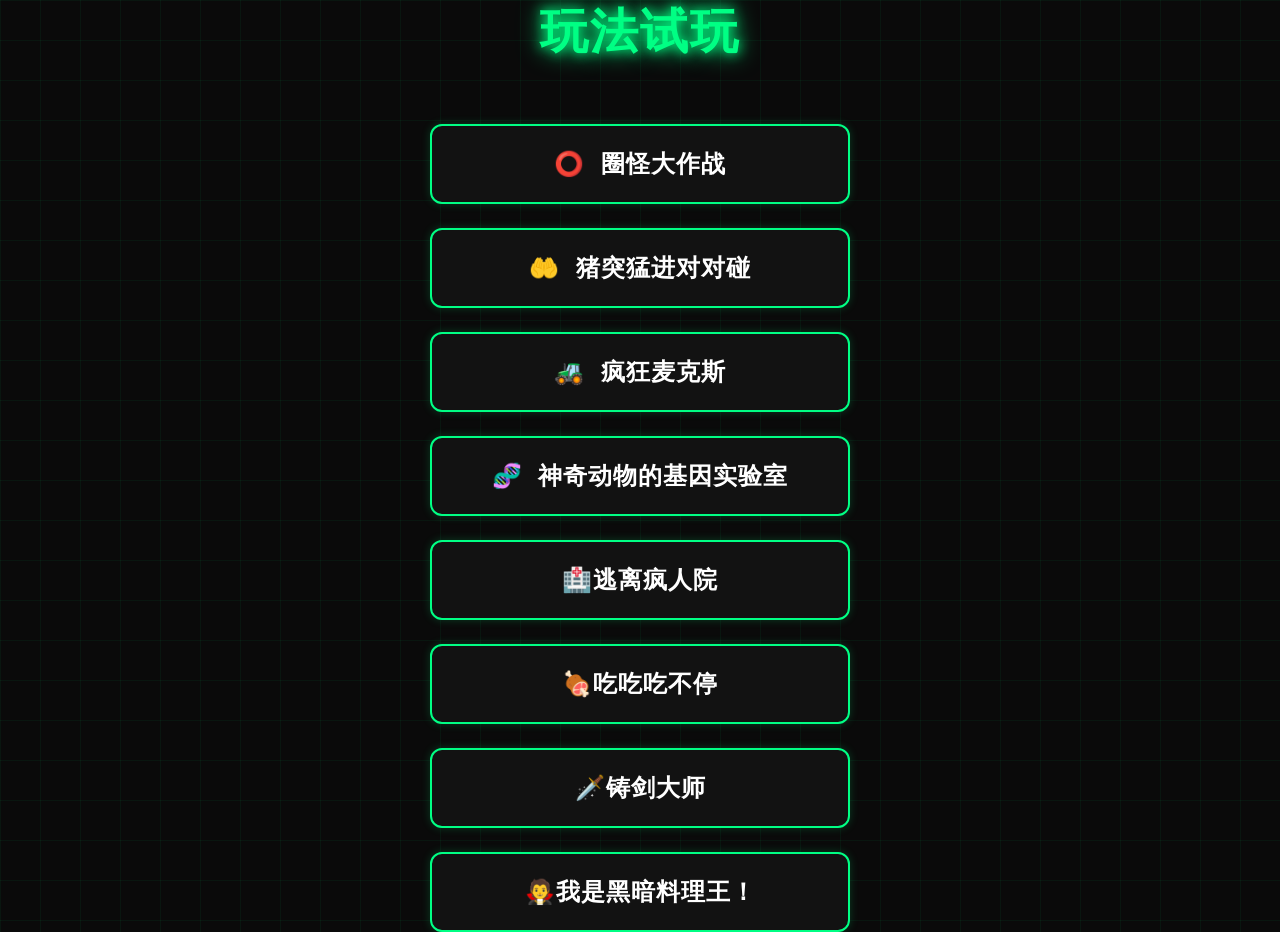
<file: index.html>
<!DOCTYPE html>
<html lang="zh-CN">
<head>
<meta charset="UTF-8">
<meta name="viewport" content="width=device-width, initial-scale=1.0">
<title>Game Demo</title>
<style>
    * {
        margin: 0;
        padding: 0;
        box-sizing: border-box;
    }

    body {
        min-height: 100vh;
        background: #0a0a0a;
        display: flex;
        flex-direction: column;
        align-items: center;
        justify-content: center;
        font-family: "Segoe UI", monospace;
        color: #fff;
        position: relative;
        overflow: hidden;
    }

    /* 黑客风网格背景 */
    body::before {
        content: "";
        position: absolute;
        top: 0;
        left: 0;
        width: 100%;
        height: 100%;
        background-image: 
            linear-gradient(rgba(0,255,132,0.05) 1px, transparent 1px),
            linear-gradient(90deg, rgba(0,255,132,0.05) 1px, transparent 1px);
        background-size: 40px 40px;
        z-index: -1;
    }

    /* 主标题 */
    .title {
        font-size: 48px;
        font-weight: bold;
        color: #00ff84;
        text-shadow: 0 0 12px #00ff84, 0 0 24px #00ff84;
        margin-bottom: 60px;
        letter-spacing: 2px;
        text-align: center;
    }

    /* 按钮容器 */
    .button-group {
        display: flex;
        flex-direction: column;
        gap: 24px;
        width: 100%;
        max-width: 460px;
        padding: 0 20px;
    }

    /* 黑客风格按钮 */
    .game-btn {
        background: #121212;
        border: 2px solid #00ff84;
        color: #fff;
        font-size: 24px;
        font-weight: bold;
        padding: 22px 20px;
        border-radius: 12px;
        cursor: pointer;
        text-align: center;
        transition: all 0.25s ease;
        box-shadow: 0 0 10px rgba(0,255,132,0.2);
        letter-spacing: 1px;
        text-decoration: none;
    }

    .game-btn:hover {
        background: #00ff84;
        color: #000;
        transform: translateY(-4px);
        box-shadow: 0 0 20px #00ff84, 0 0 40px #00ff84;
    }

    .game-btn:active {
        transform: translateY(0);
    }
</style>
</head>

<body>
    <h1 class="title">玩法试玩</h1>

    <div class="button-group">
        <a class="game-btn" href="circle-monster.html">⭕️ 圈怪大作战</a>
        <a class="game-btn" href="patapon.html">🤲 猪突猛进对对碰</a>
        <a class="game-btn" href="lets-goblin.html">🚜 疯狂麦克斯</a>
        <a class="game-btn" href="pokey.html">🧬 神奇动物的基因实验室</a>
        <a class="game-btn" href="EAsylum/index.html">🏥逃离疯人院</a>
        <a class="game-btn" href="cb/index.html">🍖吃吃吃不停</a>
        <a class="game-btn" href="sword/index.html">🗡️铸剑大师</a>
        <a class="game-btn" href="dark/index.html">🧛我是黑暗料理王！</a>
    </div>
</body>
</html>
</file>
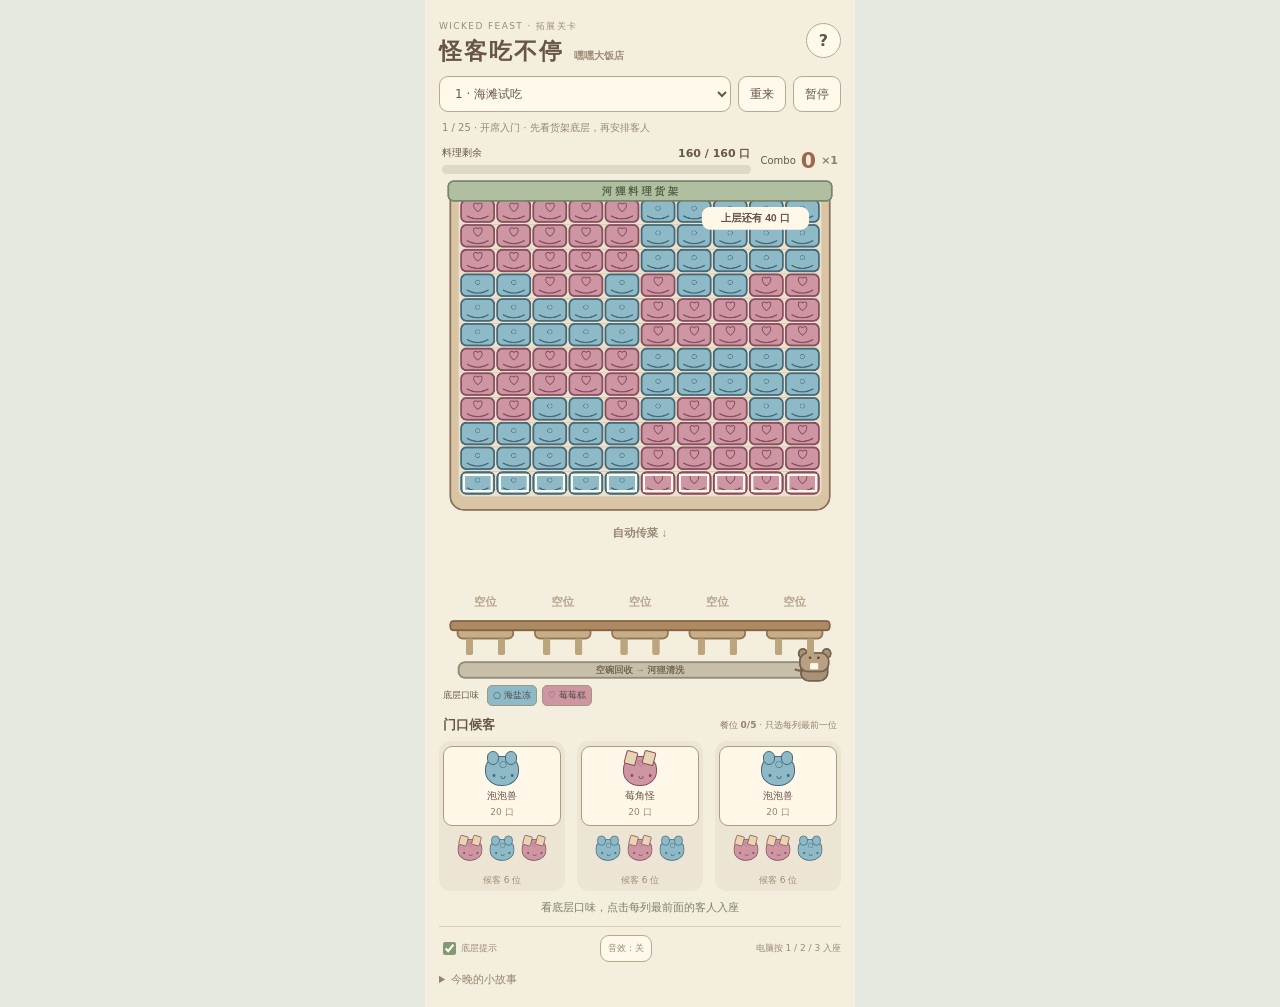
<file: cb/index.html>
<!doctype html>
<html lang="zh-CN"><head><meta charset="utf-8"><meta name="viewport" content="width=device-width,initial-scale=1,viewport-fit=cover"><meta name="theme-color" content="#f3eddf"><title>嘿嘿大饭店 · 怪客吃不停</title><link rel="stylesheet" href="style.css"></head>
<body><main>
<header><div><small>WICKED FEAST · 拓展关卡</small><h1>怪客吃不停<span>嘿嘿大饭店</span></h1></div><button id="help" aria-label="玩法说明">?</button></header>
<nav><select id="level" aria-label="选择关卡"></select><button id="restart">重来</button><button id="pause">暂停</button></nav>
<p id="stage-tip" class="stage-tip"></p>
<section class="meter"><div><span>料理剩余</span><b id="left"></b></div><progress id="progress" max="100" value="0" aria-label="料理清空进度"></progress><div class="combo">Combo <strong id="combo">0</strong><b id="speed">×1</b></div></section>
<canvas id="scene" width="780" height="1000" aria-label="料理货架与五个餐位；入座的怪客自动进食，三同类合并腾位"></canvas>
<div id="exposed-row"><span>底层口味</span><div id="exposed"></div></div>
<div class="queue-label"><h2>门口候客</h2><span>餐位 <b id="seat-count">0/5</b> · 只选每列最前一位</span></div>
<div id="queues"></div><p id="hint" role="status" aria-live="polite"></p>
<footer><label><input id="hint-toggle" type="checkbox" checked>底层提示</label><button id="sound">音效：关</button><span>电脑按 1 / 2 / 3 入座</span></footer>
<details><summary>今晚的小故事</summary><p id="story"></p></details>
</main>
<dialog id="help-dialog"><span class="tag">河狸的开席指南</span><h2>看底层，再请客</h2><ol><li>上方料理会向下补位。怪客只吃底部露出的同口味料理。</li><li>点击三列候客中最前面的客人，安排到五个餐位之一。后面的客人不能越队。</li><li>客人自动进食，数字是剩余食量，吃到零就离席。</li><li>三位同色客人自动合成一位大胃王，剩余食量相加，腾出两个位置；不会直接离席。</li><li>连续进食与合并积累 Combo，带来进食加速。第五关的数字大餐需要多口才能整块清掉。</li><li>吃空货架即可过关。餐位全满且谁也吃不到底层，会卡局，需要重试。</li></ol><p class="fine">无倒计时。卡局判定、Combo 数值和关卡排列是本原型设定。支持手机触屏和电脑点击。</p><button id="close-help" class="primary">开席吧</button></dialog>
<dialog id="result"><span class="tag">今晚营业结算</span><h2 id="result-title"></h2><p id="result-copy"></p><p id="result-stats"></p><div class="actions"><button id="replay">再玩一次</button><button id="next" class="primary">下一桌</button></div></dialog>
<script src="levels.js"></script><script src="game.js"></script>
</body></html>
</file>
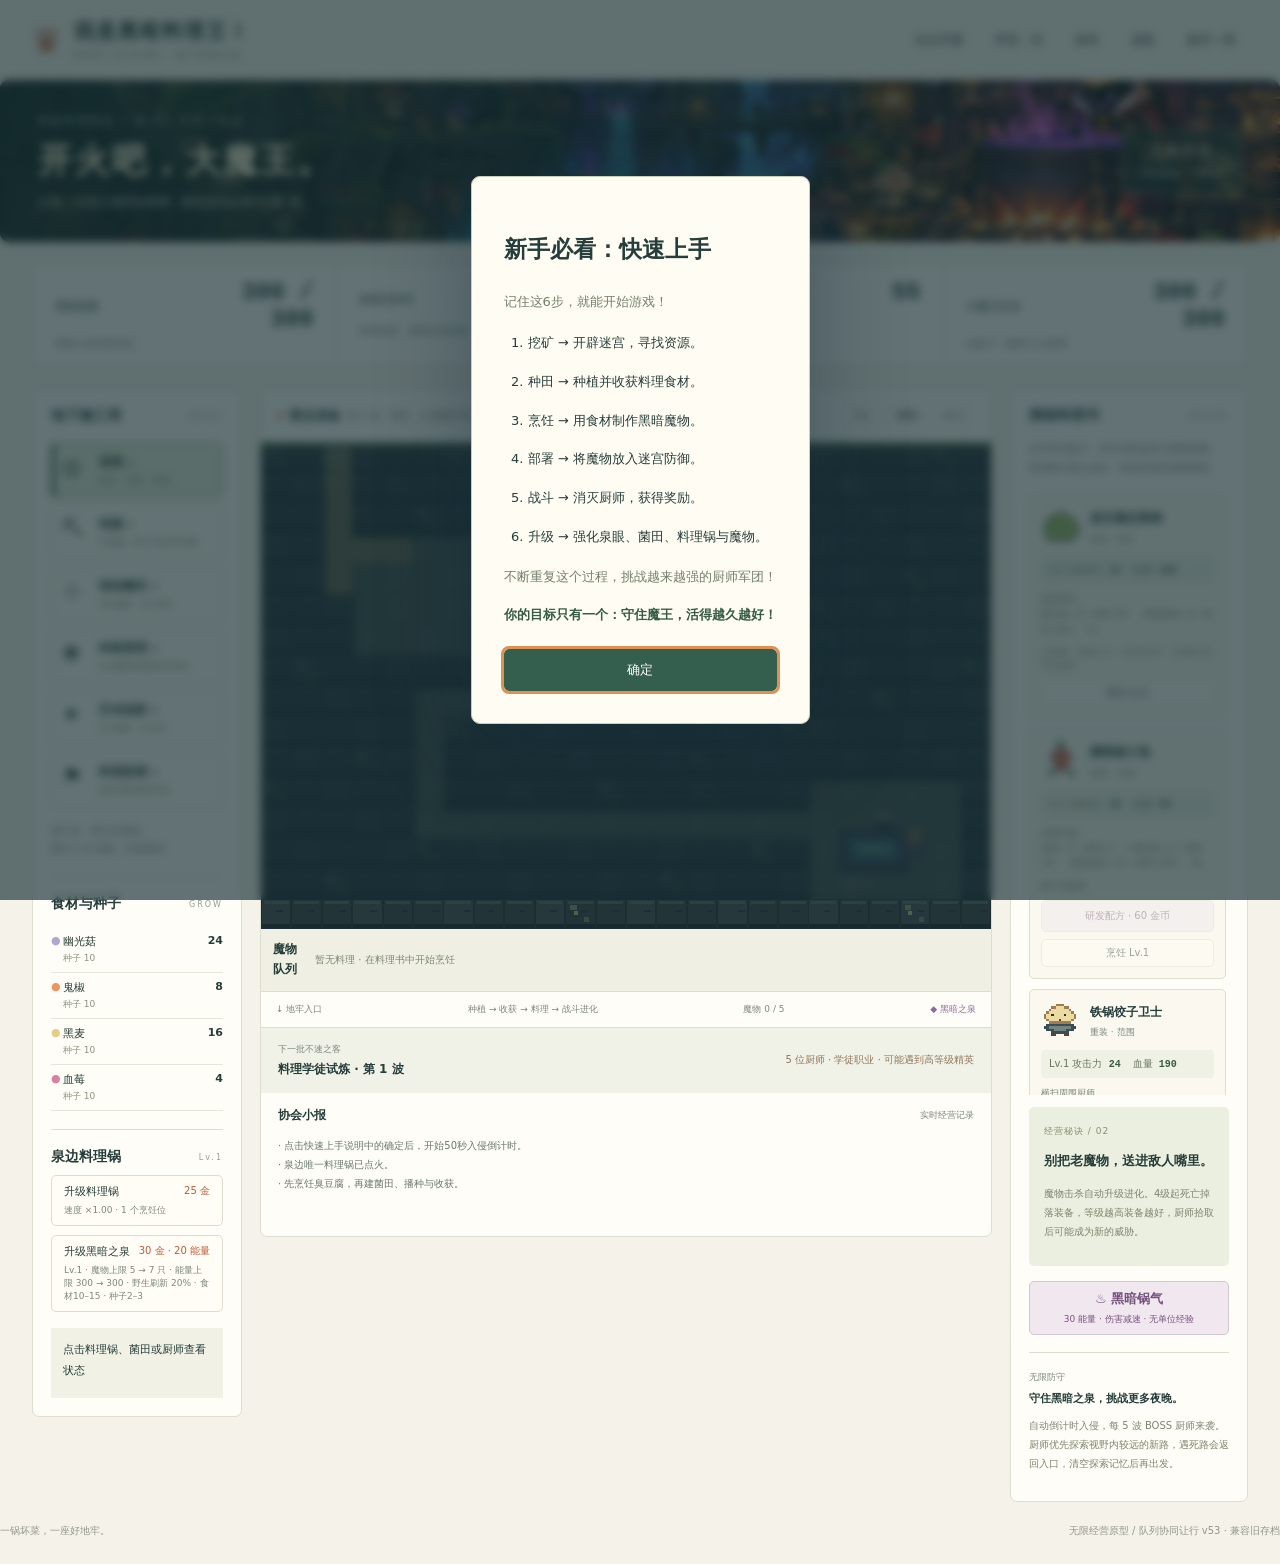
<file: dark/index.html>
<!doctype html>
<html lang="zh-CN"><head><meta charset="utf-8"><meta name="viewport" content="width=device-width,initial-scale=1"><title>我是黑暗料理王！ · 黑暗之泉</title><link rel="stylesheet" href="style.css?v=53"></head>
<body><header><div class="brand"><span class="brand-icon">♛</span><div><b>我是黑暗料理王！</b><small>DARK CUISINE · 地下经营日志</small></div></div><nav><button id="help">玩法手册</button><button id="sound">声音：关</button><button id="save">保存</button><button id="load">读取</button><button id="restart">新开一局</button></nav></header>
<section class="banner"><div><span class="eyebrow">黑暗料理协会 / 第 01 号地下据点</span><h1>开火吧，大魔王。</h1><p>让每一位闯入地牢的厨师，都尝尝你的拿手“坏”菜。</p></div><div class="banner-tag">无限经营<span>可玩原型 · v53.0</span></div></section>
<main><section class="stats"><div><small>黑暗能量</small><strong id="energy"></strong><span>黑暗之泉持续供给</span></div><div><small>食材总库存</small><strong id="food"></strong><span>四种食材 · 成熟自动收获</span></div><div><small>协会金币</small><strong id="gold"></strong><span>击败厨师 · 升级料理锅</span></div><div><small>大魔王生命</small><strong id="hp"></strong><span id="kills"></span></div></section>
<div class="layout"><aside class="panel toolbox"><div class="panel-title"><h2>地下施工局</h2><span>BUILD</span></div><div id="tools"></div><div class="hint">选工具，再点击地块。<br>数字 1–6 切换 · 空格暂停</div><div class="panel-title section-title"><h2>食材与种子</h2><span>GROW</span></div><div id="inventory"></div><div class="panel-title section-title"><h2>泉边料理锅</h2><span id="potLevel"></span></div><button class="research" id="upgradePot">升级料理锅 <span id="potUpgradeCost"></span><small id="potInfo"></small></button><button class="research" id="spring">升级黑暗之泉 <span id="springCost"></span><small id="springInfo"></small></button><div id="inspect" class="inspect">点击料理锅、菌田或厨师查看状态</div></aside>
<section class="map-panel panel"><div class="map-head"><div class="wave-status"><span class="live-dot"></span><b id="phase">营业准备</b><small id="waveLabel"> 第 1 波 · 无限</small><span class="wave-timer" id="waveTimer" role="status">入侵倒计时 50s</span></div><div><button id="speed" title="切换速度：1× → 2× → 3×">1×</button><button id="pause">暂停</button><button id="skip" type="button" title="跳过准备时间，立即开始下一波">跳过</button></div></div><div class="canvas-wrap"><canvas id="game" width="768" height="512" tabindex="0" aria-label="地下迷宫，选择工具后点击地块进行建设"></canvas><div id="toast" role="status"></div></div><section class="monster-queue" aria-label="魔物队列"><b>魔物队列</b><div id="monsterQueue" class="monster-queue-items"></div></section><div class="map-footer"><span>↓ 地牢入口</span><span>种植 → 收获 → 料理 → 战斗进化</span><span id="monsterCount"></span><span class="violet">◆ 黑暗之泉</span></div><div class="forecast"><div><small>下一批不速之客</small><b id="forecast"></b></div><span id="forecastDetail"></span></div><div class="log-head"><h3>协会小报</h3><span>实时经营记录</span></div><div id="log" aria-live="polite"></div></section>
<aside class="panel kitchen"><div class="panel-title"><h2>黑暗料理书</h2><span>RECIPE</span></div><p class="subtitle">金币研究配方，烹饪消耗食材与黑暗能量。<br>每种配方独立成长 · 初始等级受泉眼限制。</p><div id="recipes"></div><div class="tip-card"><span>经营秘诀 / 02</span><h3>别把老魔物，送进敌人嘴里。</h3><p>魔物击杀自动升级进化。4级起死亡掉落装备，等级越高装备越好，厨师拾取后可能成为新的威胁。</p></div><button id="spell" class="spell">♨ 黑暗锅气 <small>30 能量 · 全场伤害与减速</small></button><div class="objective"><small>无限防守</small><b>守住黑暗之泉，挑战更多夜晚。</b><p>自动倒计时入侵，每 5 波 BOSS 厨师来袭。厨师优先探索视野内较远的新路，遇死路会返回入口，清空探索记忆后再出发。</p></div></aside></div></main>
<dialog id="modal"><button class="close" id="close">×</button><div id="modalContent"></div></dialog><footer>一锅坏菜，一座好地牢。 <span>无限经营原型 / 队列协同让行 v53 · 兼容旧存档</span></footer><script src="render.js?v=53"></script><script src="movement.js?v=53"></script><script src="combat-ai.js?v=53"></script><script src="engine.js?v=53"></script></body></html>
</file>
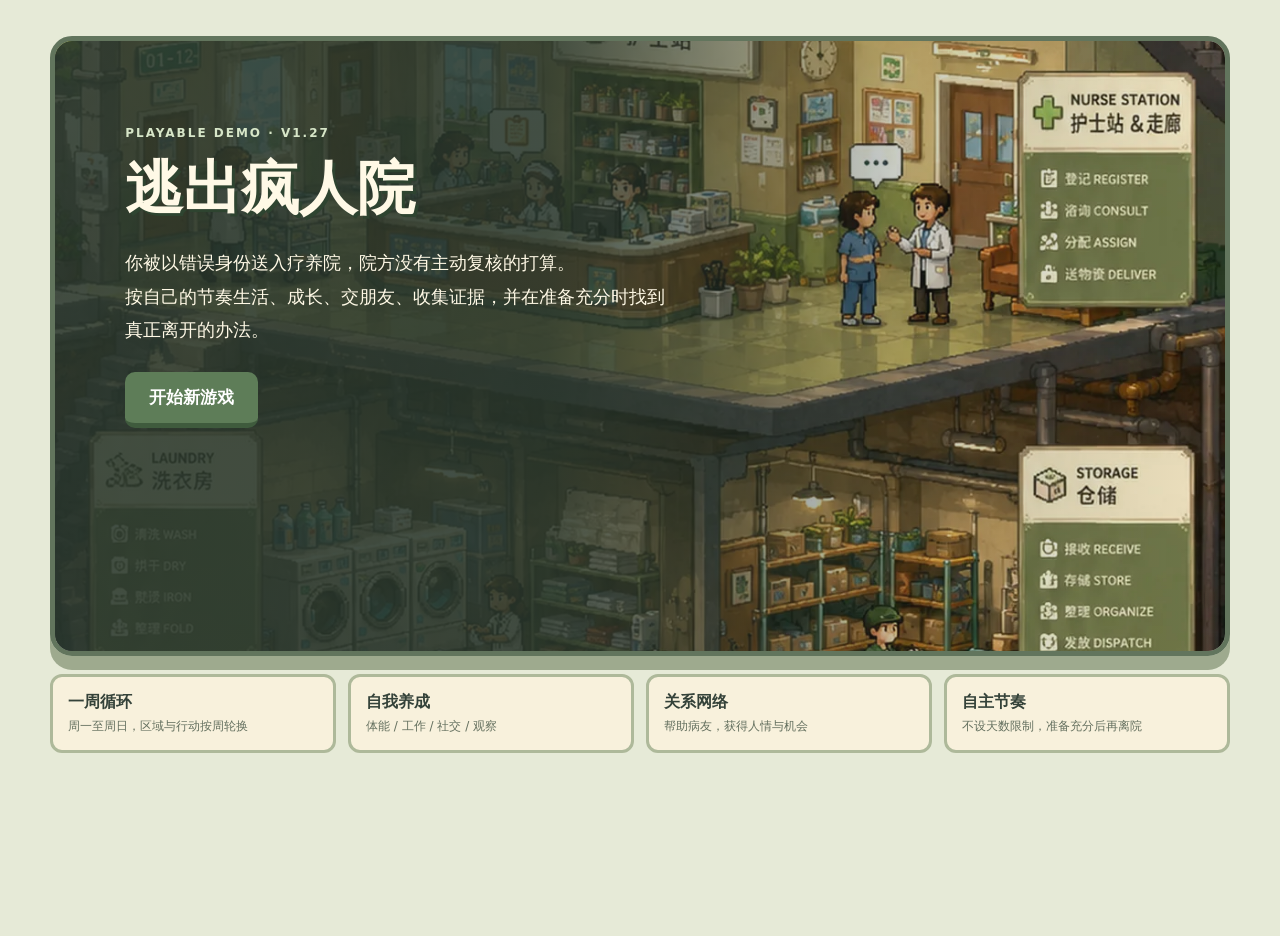
<file: EAsylum/index.html>
<!doctype html>
<html lang="zh-CN">
<head>
<meta charset="utf-8">
<meta name="viewport" content="width=device-width,initial-scale=1">
<title>逃出疯人院 · 可玩 Demo v1.27</title>
<meta http-equiv="Cache-Control" content="no-cache, no-store, must-revalidate">
<meta http-equiv="Pragma" content="no-cache">
<meta http-equiv="Expires" content="0">
<link rel="stylesheet" href="style.css?v=1.27">
<link rel="stylesheet" href="enhancements.css?v=1.27">
</head>
<body>
<div id="app">
  <section id="titleScreen" class="screen active">
    <div class="titleWrap">
      <div class="titleArt">
        <img src="assets/hospital.webp" alt="">
        <div class="titleShade"></div>
        <div class="titleCopy">
          <div class="eyebrow">PLAYABLE DEMO · v1.27</div>
          <h1>逃出疯人院</h1>
          <p>你被以错误身份送入疗养院，院方没有主动复核的打算。<br>按自己的节奏生活、成长、交朋友、收集证据，并在准备充分时找到真正离开的办法。</p>
          <div class="titleButtons">
            <button id="newGameBtn" class="primary big">开始新游戏</button>
            <button id="continueBtn" class="secondary big hidden">继续游戏</button>
          </div>
        </div>
      </div>
      <div class="pillars">
        <div><b>一周循环</b><span>周一至周日，区域与行动按周轮换</span></div>
        <div><b>自我养成</b><span>体能 / 工作 / 社交 / 观察</span></div>
        <div><b>关系网络</b><span>帮助病友，获得人情与机会</span></div>
        <div><b>自主节奏</b><span>不设天数限制，准备充分后再离院</span></div>
      </div>
    </div>
  </section>

  <section id="introScreen" class="screen">
    <div class="storyCard">
      <div class="eyebrow">序章 · 第 1 天</div>
      <h2>你的名字不在病历上。</h2>
      <div class="storyBody">
        <p>你醒来时，腕带上写着一个陌生的名字。护士告诉你：“这是你的第七码住院记录。”</p>
        <p>你坚持自己叫 <b>林默</b>，只是几天前突然被人带走。可病历写着：患者存在“持续身份妄想”。</p>
        <p>更糟的是，院方把你的异议也写成了“症状”，并没有主动重新核对身份的打算。</p>
        <p>你现在做什么都可能被解释成“症状”。想离开这里，不能只靠喊“我没病”。你需要先把自己的生活经营起来。</p>
      </div>
      <div class="introChecklist">
        <span>① 观察每周排班</span><span>② 提升能力</span><span>③ 建立关系</span><span>④ 准备证据或替代路线</span><span>⑤ 联系院外</span><span>⑥ 在正确日期离开</span>
      </div>
      <button id="enterBtn" class="primary big">进入病区</button>
    </div>
  </section>

  <section id="gameScreen" class="screen">
    <header class="topbar">
      <div class="logo">逃出疯人院 <small>DEMO</small></div>
      <div class="desktopCoreStatus" aria-label="核心日程信息">
        <div class="topstat"><small>第</small><b id="day">1</b><small>天</small></div>
        <div class="topstat weekdayStat"><small>星期</small><b id="weekday">周一</b></div>
        <div class="topstat tokenStat"><small>积分</small><b id="tokens">8</b></div>
      </div>
      <span id="saveState" class="saveState" aria-live="polite">已自动保存</span>
      <div class="mobileGameTitle">逃离疯人院 <small>by Mootii</small></div>
      <div class="mobileCoreStatus" aria-label="核心日程信息">
        <span>第 <b id="mobileDay">1</b> 天</span>
        <span><b id="mobileWeekday">周一</b></span>
        <span>⭐ <b id="mobileTokens">8</b></span>
      </div>
      <button id="saveBtn" class="iconBtn" title="保存游戏" aria-label="保存游戏">💾</button>
    </header>

    <div class="gameLayout">
      <aside class="leftRail">
        <nav class="tabs">
          <button class="tab active" data-panel="lifePanel" data-unlock-day="1">☀️<span>今天</span></button>
          <button class="tab" data-panel="growthPanel" data-unlock-day="1">🌱<span>养成</span></button>
          <button class="tab" data-panel="relationsPanel" data-unlock-day="2">🤝<span>关系</span></button>
          <button class="tab" data-panel="intelPanel" data-unlock-day="3">📌<span>情报</span></button>
          <button class="tab" data-panel="bagPanel" data-unlock-day="2">🎒<span>物品</span></button>
          <button class="tab" data-panel="escapePanel" data-unlock-day="5">🚪<span>离院</span></button>
        </nav>
        <div class="railBox">
          <div class="railTitle">今日剩余行动</div>
          <div id="actionPips" class="actionPips"></div>
          <button id="endDayBtn" class="secondary full">提前结束今天</button>
        </div>
        <div class="railBox">
          <div class="railTitle">离院计划</div>
          <div class="countdown"><b>∞</b><span>不限天数</span></div>
          <small>没有强制结束日期。准备充分后，再选择适合自己的离院方案。</small>
        </div>
      </aside>

      <main class="main">
        <section id="lifePanel" class="contentPanel active">
          <section id="activityDock" class="activityDock" aria-labelledby="activityTitle">
            <div class="activityHead">
              <div>
                <div class="eyebrow">TODAY · 实时反馈</div>
                <h2 id="activityTitle">今天发生了什么</h2>
              </div>
              <div class="activityMeta"><span id="logCount">1 条记录</span><span>最旧 → 最新</span></div>
            </div>
            <div id="activityLatest" class="activityLatest" aria-live="polite">最新：你进入东区 2 号病房。</div>
            <div id="log" class="activityLog" aria-live="polite" aria-relevant="additions"></div>
          </section>
          <div class="sectionHead">
            <div>
              <div class="eyebrow">院内生活</div>
              <h2>今天去哪儿？</h2>
              <p id="dailyHint">先从熟悉环境、工作和认识病友开始。</p>
            </div>
            <div class="dayGoal" id="dayGoal"></div>
          </div>
          <div id="morningEvent" class="morningEvent hidden"></div>
          <div id="dayActionContent" class="dayActionContent hidden" aria-hidden="true">
            <div class="todayInfoRow">
              <div id="tipsCard" class="tipsCard">
                <div>
                  <div class="eyebrow">每日玩法 TIPS · 只提供信息</div>
                  <b id="tipTitle">行动与体力</b>
                  <p id="tipText">所有院内活动都需要行动点；药物状态决定每天可用的行动次数。</p>
                </div>
              </div>
              <section class="todayStatusCard" aria-labelledby="todayStatusTitle">
                <div class="eyebrow">实时数值</div>
                <b id="todayStatusTitle">今日状态</b>
                <div id="conditionTags" class="conditionTags"></div>
              </section>
              </div>
            <div id="locationGrid" class="locationGrid"></div>
          </div>
        </section>

        <section id="growthPanel" class="contentPanel">
          <div class="sectionHead"><div><div class="eyebrow">自我养成</div><h2>把自己经营得更好</h2><p>能力不是为了“打赢”医院，而是为了得到更多工作、关系和行动选择。</p></div></div>
          <div class="growthLayout">
            <div class="profileStatusCard">
              <div class="profileIdentity">
                <div class="emojiAvatar" role="img" aria-label="玩家角色头像">🧑</div>
                <div><b>林默</b><span>东区 2 号病房 · 普通患者</span></div>
              </div>
              <div class="profileStatusBody">
                <h3>身体状态</h3>
                <div class="statusRow"><span>⚡ 体力</span><b id="gEnergy"></b></div>
                <div class="statusRow"><span>💊 药物负荷</span><b id="drug"></b></div>
                <div id="drugEffect" class="drugEffect" aria-live="polite"></div>
                <div class="statusRow"><span>🙂 院方信任</span><b id="gTrust"></b></div>
                <div class="statusRow"><span>👁 院方怀疑</span><b id="gSuspicion"></b></div>
                <p>正常过夜使药物负荷降低 10，病房休息降低 6；花园锻炼与规律工疗也能小幅降低。怀疑达到 60 会触发小黑屋。</p>
              </div>
            </div>
            <div id="skillCards" class="skillCards"></div>
          </div>
          <section class="growthGuide" aria-labelledby="growthGuideTitle">
            <div class="growthGuideHead">
              <div class="eyebrow">数值说明 · 会怎样影响游戏</div>
              <h3 id="growthGuideTitle">了解自己的状态与能力</h3>
              <p>这些数值会直接改变每天能做多少事、可以进入哪里，以及能够执行哪一种离院方案。</p>
            </div>
            <div class="growthGuideGrid">
              <article class="growthGuideItem"><span class="growthGuideIcon">⚡</span><div><b>体力</b><p>行动需要足够体力。病房休息、点心和正常过夜可以恢复；体力不足时无法执行对应行动。</p></div></article>
              <article class="growthGuideItem"><span class="growthGuideIcon">💊</span><div><b>药物负荷</b><p>低于 25 时每天 5 次行动；25–49 时为 4 次、成长 85%；50–64 时为 3 次、成长 70%；65–79 仍为 3 次、成长降至 55%；80–89 时为 2 次、成长 40%；达到 90 后仅 1 次、成长 25%。</p></div></article>
              <article class="growthGuideItem"><span class="growthGuideIcon">🙂</span><div><b>院方信任</b><p>信任低于 45、30、20 会逐级封锁设施；中后期的方案 A 还要求信任达到 80。稳定活动可以改善评价。</p></div></article>
              <article class="growthGuideItem"><span class="growthGuideIcon">👁</span><div><b>院方怀疑</b><p>危险调查和避药会增加怀疑。达到 60 会立即中断行动、取消剩余行动并触发小黑屋处分。</p></div></article>
              <article class="growthGuideItem" data-reveal-day="1"><span class="growthGuideIcon">🏃</span><div><b>体能</b><p>代表身体训练水平。提高后能够为高消耗工作和需要身体能力的离院方式做准备。</p></div></article>
              <article class="growthGuideItem" data-reveal-day="1"><span class="growthGuideIcon">🛠️</span><div><b>工作</b><p>提升工疗收益和材料产量，并帮助开放洗衣房等后勤区域，为物品与路线准备资源。</p></div></article>
              <article class="growthGuideItem" data-reveal-day="2"><span class="growthGuideIcon">💬</span><div><b>社交</b><p>推动人物关系、院外联络和正式申请。等级越高，越容易把不同人物的帮助组合起来。</p></div></article>
              <article class="growthGuideItem" data-reveal-day="3"><span class="growthGuideIcon">🔎</span><div><b>观察</b><p>发现编号、排班和档案中的矛盾，逐步开放关键调查方式与环境线索。</p></div></article>
            </div>
          </section>
        </section>

        <section id="relationsPanel" class="contentPanel">
          <div class="sectionHead"><div><div class="eyebrow">关系网络</div><h2>这里真正流通的是“人情”</h2><p>帮助别人，关系会给你带来稳定资源、区域机会和关键线索。</p></div></div>
          <div id="relationsGrid" class="relationsGrid"></div>
        </section>

        <section id="intelPanel" class="contentPanel">
          <div class="sectionHead"><div><div class="eyebrow">四层调查板</div><h2>让每一条线索推动下一层内容</h2><p>基础发现 → 交叉印证 → 深层证据 → 路线突破。集齐指定组合后，对应地点会开放新的调查与谜题。</p></div></div>
          <div id="intelBoard" class="intelBoard"></div>
        </section>

        <section id="bagPanel" class="contentPanel">
          <div class="sectionHead"><div><div class="eyebrow">随身物资</div><h2>你的背包</h2><p>小卖部已经移入“院内生活”。进入免费，每次进入后的第一次成功购买消耗一次行动。</p></div></div>
          <div class="bagOnly"><div id="inventoryGrid" class="inventoryGrid"></div></div>
        </section>

        <section id="escapePanel" class="contentPanel">
          <div class="sectionHead"><div><div class="eyebrow">长期目标</div><h2>真正“逃出去”</h2><p>方案 A 需要完整证据链和稳定评价；方案 B 需要破解维修路线；多条深层线索还可能开启方案 C。</p></div></div>
          <div class="escapeProgressCard">
            <div class="escapeProgressSummary">
              <div><div class="eyebrow">当前进度</div><h3>离院准备</h3></div>
              <div class="progressRing"><b id="progressPct">0%</b><span>已完成</span></div>
            </div>
            <div id="escapeChecklist" class="escapeChecklist"></div>
          </div>
          <div id="escapeRoutes" class="escapeRoutes"></div>
        </section>
      </main>

    </div>
  </section>

  <section id="eventModal" class="modal hidden" role="dialog" aria-modal="true" aria-labelledby="eventTitle">
    <div class="modalCard">
      <div id="eventImage" class="eventImage"><img id="eventImg" src="assets/ward.webp" alt=""></div>
      <div class="eyebrow" id="eventEyebrow">事件</div>
      <h2 id="eventTitle"></h2>
      <p id="eventText"></p>
      <div id="eventChoices" class="eventChoices"></div>
      <button id="closeEventBtn" class="eventChoice eventCloseChoice" type="button"><b>关闭窗口</b><span>返回当前界面，不执行行动</span></button>
    </div>
  </section>

  <section id="intelRevealModal" class="modal hidden intelRevealModal" role="dialog" aria-modal="true" aria-labelledby="intelRevealTitle" aria-describedby="intelRevealDesc">
    <div id="intelRevealCard" class="modalCard compact intelRevealCard">
      <div id="intelRevealIcon" class="intelRevealIcon" aria-hidden="true">🔎</div>
      <div class="eyebrow" id="intelRevealType">获得情报</div>
      <h2 id="intelRevealTitle"></h2>
      <span id="intelRevealBadge" class="intelRevealBadge"></span>
      <p id="intelRevealDesc"></p>
      <button id="intelRevealConfirm" class="primary big full" type="button">确定</button>
    </div>
  </section>

  <section id="shopModal" class="modal hidden shopModal" role="dialog" aria-modal="true" aria-labelledby="shopModalTitle">
    <div class="modalCard shopModalCard">
      <div class="eyebrow">院内生活 · 免费进入</div>
      <h2 id="shopModalTitle">院内小卖部</h2>
      <p id="shopActionRule">本次进入的第一次成功购买将消耗 1 次行动；完成首购后，继续购买不再消耗行动。</p>
      <div class="shopBalance">当前积分：<b id="shopModalTokens">0</b></div>
      <div id="modalShopGrid" class="shopGrid"></div>
      <button id="closeShopBtn" class="eventChoice eventCloseChoice" type="button"><b>离开小卖部</b><span>返回院内生活</span></button>
    </div>
  </section>

  <section id="confinementModal" class="modal hidden confinementModal" role="dialog" aria-modal="true" aria-labelledby="confinementTitle" aria-describedby="confinementText">
    <div class="modalCard compact confinementCard">
      <div class="confinementImage"><img src="assets/ward.webp" alt="紧闭的小黑屋房门和昏暗病房"></div>
      <div class="confinementIcon" aria-hidden="true">🚪</div>
      <div class="eyebrow">纪律处分</div>
      <h2 id="confinementTitle">你被关进了小黑屋</h2>
      <p id="confinementText">怀疑达到警戒线。当天行动全部取消，并被强制服药。</p>
      <div id="confinementChanges" class="logChanges"></div>
      <button id="finishConfinementBtn" class="primary big full" type="button">熬过这一天</button>
    </div>
  </section>

  <section id="dayEndModal" class="modal hidden" role="dialog" aria-modal="true" aria-labelledby="dayEndTitle">
    <div class="modalCard compact">
      <div class="eyebrow">DAY COMPLETE</div>
      <h2 id="dayEndTitle"></h2>
      <p id="dayEndText"></p>
      <div id="dayEndStats" class="dayEndStats"></div>
      <div id="overnightEvent" class="overnightEvent"></div>
      <button id="nextDayBtn" class="primary big">开始下一天</button>
    </div>
  </section>

  <section id="endingScreen" class="screen">
    <div class="endingWrap">
      <img id="endingImage" src="assets/garden.webp" alt="">
      <div class="endingShade"></div>
      <div class="endingCopy">
        <div class="eyebrow">DEMO COMPLETE</div>
        <h1 id="endingTitle">你离开了。</h1>
        <p id="endingText"></p>
        <div id="endingStats" class="endingStats"></div>
        <button id="endingRestart" class="primary big">重新开始</button>
      </div>
    </div>
  </section>

</div>
<div id="toast" class="toast" role="status" aria-live="polite" aria-atomic="true"></div>
<script src="game.js?v=1.27"></script>
</body>
</html>
</file>
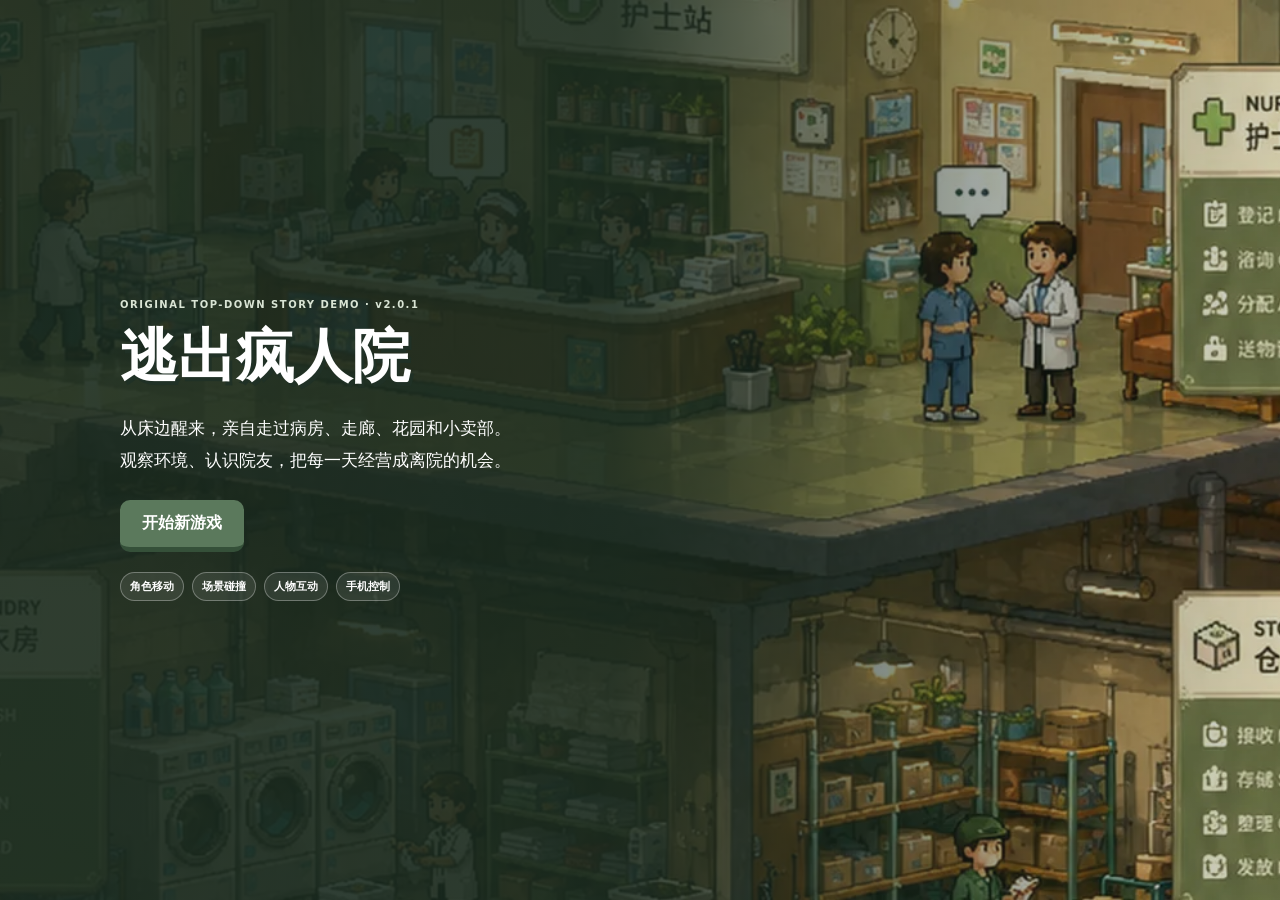
<file: EAsylum2/index.html>
<!doctype html>
<html lang="zh-CN">
<head>
  <meta charset="utf-8">
  <meta name="viewport" content="width=device-width,initial-scale=1,viewport-fit=cover">
  <meta name="theme-color" content="#263b30">
  <title>逃出疯人院 · 场景探索 Demo v2.0.1</title>
  <link rel="stylesheet" href="style.css?v=2.0.1">
</head>
<body>
  <section id="titleScreen" class="titleScreen">
    <div class="titleShade"></div>
    <div class="titleContent">
      <div class="eyebrow light">ORIGINAL TOP-DOWN STORY DEMO · v2.0.1</div>
      <h1>逃出疯人院</h1>
      <p>从床边醒来，亲自走过病房、走廊、花园和小卖部。<br>观察环境、认识院友，把每一天经营成离院的机会。</p>
      <div class="titleActions">
        <button id="newGameBtn" class="primary big">开始新游戏</button>
        <button id="continueBtn" class="secondary big hidden">继续游戏</button>
      </div>
      <div class="titleFeatures"><span>角色移动</span><span>场景碰撞</span><span>人物互动</span><span>手机控制</span></div>
    </div>
  </section>

  <main id="gameScreen" class="gameShell hidden">
    <header class="topbar">
      <div class="brand"><b>逃出疯人院</b><small>by Mootii · 场景探索 v2.0.1</small></div>
      <div class="dayCore" aria-label="核心日程信息">
        <span>第 <b id="day">1</b> 天</span><span id="weekday">周一</span><span>积分 <b id="tokens">8</b></span>
      </div>
      <button id="saveBtn" class="iconBtn" aria-label="保存游戏">保存</button>
    </header>

    <section class="playLayout">
      <div class="worldPanel">
        <div class="sceneHeader">
          <div><small>当前位置</small><b id="sceneName">东区 2 号病房</b></div>
          <span class="desktopHelp">WASD / 方向键移动 · E / 空格互动</span>
        </div>
        <div class="canvasWrap">
          <canvas id="gameCanvas" width="800" height="480" tabindex="0" aria-label="俯视角游戏场景"></canvas>
          <div id="locationBanner" class="locationBanner">东区 2 号病房</div>
          <div id="interactPrompt" class="interactPrompt hidden"><kbd>E</kbd><span id="promptText">互动</span></div>
          <div id="toast" class="toast" role="status" aria-live="polite"></div>
        </div>
        <div class="touchControls" aria-label="触屏控制">
          <div class="dpad">
            <button data-dir="up" aria-label="向上">▲</button>
            <button data-dir="left" aria-label="向左">◀</button>
            <button data-dir="down" aria-label="向下">▼</button>
            <button data-dir="right" aria-label="向右">▶</button>
          </div>
          <button id="touchInteract" class="interactBtn">互动</button>
        </div>
        <div class="worldToolbar">
          <button id="journalBtn" class="toolBtn">角色与背包</button>
          <button id="helpBtn" class="toolBtn">操作说明</button>
          <button id="endDayBtn" class="toolBtn danger">提前结束今天</button>
        </div>
      </div>

      <aside class="hudPanel">
        <section class="statusCard" aria-label="今日状态">
          <div><small>行动</small><b id="actions">5 / 5</b></div>
          <div><small>体力</small><b id="energy">100</b></div>
          <div><small>药物</small><b id="drug">0</b></div>
          <div><small>清醒状态</small><b id="drugState">清醒</b></div>
          <div><small>信任</small><b id="trust">52</b></div>
          <div><small>怀疑</small><b id="suspicion">8</b></div>
        </section>
        <section class="questCard">
          <div class="eyebrow">当前目标 · 只显示信息</div>
          <b id="questTitle">完成晨间治疗</b>
          <p id="questText">护士林正在床边等你。完成治疗后才可以自由行动。</p>
        </section>
        <section id="warningCard" class="warningCard hidden">
          <b>隔离警告</b><p id="warningText"></p>
        </section>
        <section class="logCard">
          <div class="logHead"><div><div class="eyebrow">TODAY · 实时反馈</div><b>今天发生了什么</b></div><small>最旧 → 最新</small></div>
          <div id="log" class="activityLog" aria-live="polite"></div>
        </section>
      </aside>
    </section>
  </main>

  <section id="introModal" class="modal hidden" role="dialog" aria-modal="true" aria-labelledby="introTitle">
    <div class="modalCard storyModal">
      <div class="modalArt introArt"></div>
      <div class="eyebrow">序章 · 第 1 天</div>
      <h2 id="introTitle">你的名字不在病历上。</h2>
      <p>你醒来时，腕带上写着一个陌生的名字。你坚持自己叫 <b>林默</b>，病历却把这句话记录为“持续身份妄想”。</p>
      <p>想离开这里，不能只靠争辩。先熟悉病区，记住每个人与每扇门的位置，再让线索互相证明。</p>
      <button id="enterWardBtn" class="primary big full">在病房醒来</button>
    </div>
  </section>

  <section id="morningModal" class="modal hidden" role="dialog" aria-modal="true" aria-labelledby="morningTitle">
    <div class="modalCard">
      <div class="eyebrow">每天开始前</div><h2 id="morningTitle">晨间治疗</h2>
      <p>你的选择会影响院方评价、怀疑和药物负荷。完成治疗前不能自由行动。</p>
      <div id="currentDrugInfo" class="infoStrip"></div>
      <div id="morningChoices" class="choiceList"></div>
    </div>
  </section>

  <section id="eventModal" class="modal hidden" role="dialog" aria-modal="true" aria-labelledby="eventTitle">
    <div class="modalCard eventCard">
      <div id="eventArt" class="modalArt"></div>
      <div id="eventEyebrow" class="eyebrow">场景互动</div><h2 id="eventTitle"></h2><p id="eventText"></p>
      <div id="eventChoices" class="choiceList"></div>
      <button id="closeEventBtn" class="choice closeChoice"><b>关闭窗口</b><span>返回场景，不执行行动</span></button>
    </div>
  </section>

  <section id="shopModal" class="modal hidden" role="dialog" aria-modal="true" aria-labelledby="shopTitle">
    <div class="modalCard shopCard">
      <div class="eyebrow">院内小卖部</div><h2 id="shopTitle">今天想买点什么？</h2>
      <p id="shopRule">每次进入后的第一次成功购买消耗 1 次行动，之后继续购买不消耗行动。</p>
      <div class="shopBalance">当前积分：<b id="shopTokens">8</b></div>
      <div id="shopGrid" class="shopGrid"></div>
      <button id="closeShopBtn" class="choice closeChoice"><b>离开小卖部</b><span>返回场景</span></button>
    </div>
  </section>

  <section id="journalModal" class="modal hidden" role="dialog" aria-modal="true" aria-labelledby="journalTitle">
    <div class="modalCard journalCard">
      <div class="eyebrow">随身记录</div><h2 id="journalTitle">林默的状态、关系与物品</h2>
      <div id="journalContent"></div>
      <button id="closeJournalBtn" class="choice closeChoice"><b>关闭记录</b><span>返回当前场景</span></button>
    </div>
  </section>

  <section id="dayEndModal" class="modal hidden" role="dialog" aria-modal="true" aria-labelledby="dayEndTitle">
    <div class="modalCard compact">
      <div class="eyebrow">DAY COMPLETE</div><h2 id="dayEndTitle">第 1 天结束</h2>
      <p id="dayEndText"></p><div id="dayEndStats" class="dayEndStats"></div>
      <button id="nextDayBtn" class="primary big full">开始下一天</button>
    </div>
  </section>

  <section id="confinementModal" class="modal topModal hidden" role="dialog" aria-modal="true" aria-labelledby="confinementTitle">
    <div class="modalCard compact confinementCard">
      <div class="modalArt confinementArt"></div><div class="eyebrow">纪律处分</div>
      <h2 id="confinementTitle">你被关进了小黑屋</h2><p id="confinementText"></p>
      <button id="finishConfinementBtn" class="primary big full">熬过这一天</button>
    </div>
  </section>

  <script src="game.js?v=2.0.1"></script>
</body>
</html>
</file>
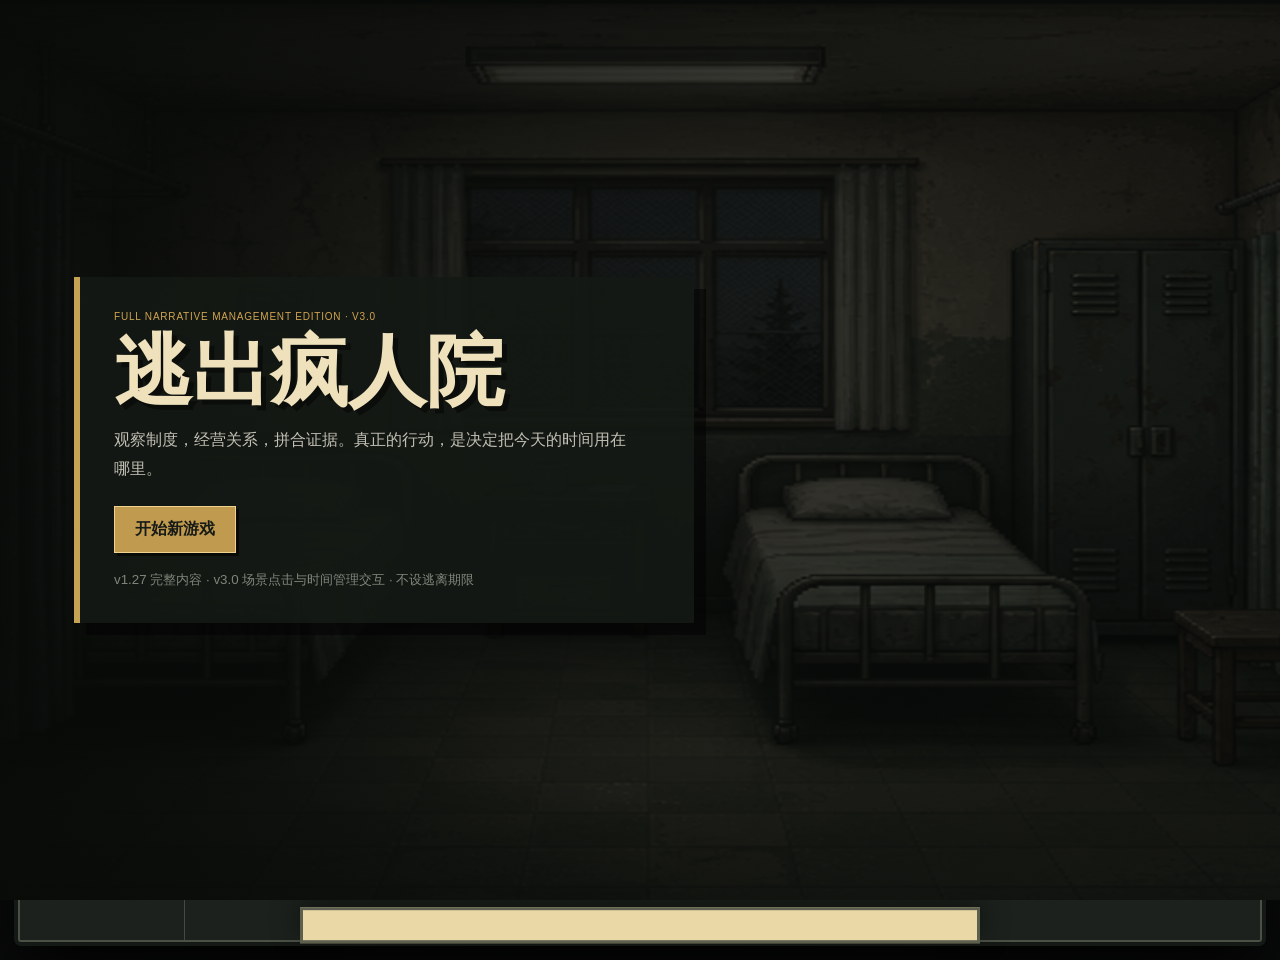
<file: EAsylum3/index.html>
<!doctype html>
<html lang="zh-CN">
<head>
  <meta charset="utf-8">
  <meta name="viewport" content="width=device-width,initial-scale=1,viewport-fit=cover">
  <meta name="theme-color" content="#171a18">
  <title>逃出疯人院 · 最终版 v3.0</title>
  <link rel="stylesheet" href="style.css?v=3.0-final-3">
</head>
<body>
  <section class="titleScreen" id="titleScreen">
    <div class="titleBackdrop ward"></div>
    <div class="titleContent">
      <div class="eyebrow">FULL NARRATIVE MANAGEMENT EDITION · v3.0</div>
      <h1>逃出疯人院</h1>
      <p>观察制度，经营关系，拼合证据。真正的行动，是决定把今天的时间用在哪里。</p>
      <div class="titleActions"><button class="primary" id="newGameBtn">开始新游戏</button><button id="continueBtn">继续游戏</button></div>
      <small>v1.27 完整内容 · v3.0 场景点击与时间管理交互 · 不设逃离期限</small>
    </div>
  </section>

  <main class="gameShell">
    <header class="topbar">
      <div class="brand"><span class="brandMark">E2</span><div><b>逃出疯人院</b><small>by Mootii · 最终版 v3.0</small></div></div>
      <div class="clock"><span>第 <b id="day">1</b> 天</span><span id="weekday">周一</span><strong id="time">08:00</strong></div>
      <div class="resources">
        <div><i class="energyIcon">♥</i><span><small>体力</small><b id="energy">100</b></span></div>
        <div><i class="clarityIcon">◆</i><span><small>清醒</small><b id="clarity">100</b></span></div>
        <div><i class="actionIcon">▮</i><span><small>行动</small><b id="actions">5/5</b></span></div>
        <div><i class="tokenIcon">●</i><span><small>积分</small><b id="tokens">8</b></span></div>
      </div>
      <button class="iconButton" id="saveBtn" aria-label="保存游戏">保存</button>
    </header>

    <section class="mainGrid">
      <nav class="sceneNav" aria-label="院内区域">
        <button class="sceneTab active" data-scene="ward"><span>▣</span><b>病房</b><small>东区 2 号</small></button>
        <button class="sceneTab" data-scene="garden"><span>♧</span><b>花园</b><small>每日开放</small></button>
        <button class="sceneTab" data-scene="workshop"><span>⚒</span><b>工疗室</b><small>每日开放</small></button>
        <button class="sceneTab" data-scene="library"><span>▥</span><b>图书室</b><small>查看排班</small></button>
        <button class="sceneTab" data-scene="cafeteria"><span>◉</span><b>食堂</b><small>每日开放</small></button>
        <button class="sceneTab" data-scene="laundry"><span>▧</span><b>洗衣房</b><small>周一三五</small></button>
        <button class="sceneTab" data-scene="station"><span>✚</span><b>护士站</b><small>周二四六</small></button>
        <button class="sceneTab" data-scene="archives"><span>▤</span><b>档案区</b><small>周三、周五</small></button>
        <button class="sceneTab" data-scene="visitor"><span>☎</span><b>访客区</b><small>周二四日</small></button>
        <button class="sceneTab" data-scene="maintenance"><span>♨</span><b>维修间</b><small>周二、周六</small></button>
        <button class="sceneTab utility" id="shopBtn"><span>●</span><b>小卖部</b><small>免费进入</small></button>
        <button class="sceneTab utility second" id="journalBtn"><span>☰</span><b>随身记录</b><small>调查与养成</small></button>
      </nav>

      <section class="stagePanel">
        <div class="sceneHeader"><div><small>当前位置</small><h1 id="sceneTitle">东区 2 号病房</h1></div><p id="sceneHint">点击闪烁标记，安排接下来的行动。</p></div>
        <div class="scene ward" id="scene" aria-label="可互动场景">
          <div class="sceneShade"></div>
          <div class="actor" id="actor" aria-hidden="true"><span class="head"></span><span class="body"></span></div>
          <div class="sceneCaption"><b id="captionTitle">晨间治疗尚未完成</b><span id="captionText">护士林正在门口等你。治疗结束后，才可以安排今天的行动。</span></div>
        </div>
        <div class="timeline"><span>08:00</span><div class="timelineTrack"><i id="timeProgress"></i></div><span id="dayLimit">22:00</span><b id="remaining">今日剩余 14 小时</b></div>
      </section>

      <aside class="sidePanel">
        <section class="panel objective"><div class="panelTitle"><span>当前阶段</span><em>信息</em></div><h2 id="objectiveTitle">完成晨间治疗</h2><p id="objectiveText">治疗结束后，场景热点与今天的行动才会开放。</p><div class="progress"><i id="objectiveProgress"></i></div><small id="objectiveStep">调查进度 0 / 23</small></section>
        <section class="panel meters"><div class="panelTitle"><span>院方评价</span></div><label><span>信任 <b id="trust">52</b></span><i><em id="trustBar"></em></i></label><label><span>怀疑 <b id="suspicion">8</b> / 60</span><i><em class="danger" id="suspicionBar"></em></i></label><label><span>药物负荷 <b id="drug">0</b></span><i><em class="drug" id="drugBar"></em></i></label></section>
        <section class="panel relations"><div class="panelTitle"><span>当前场景人物</span><button id="relationBtn">查看全部</button></div><div id="people"></div></section>
        <section class="panel quickActions"><button id="growthBtn">五维养成 / 技能树</button><button id="escapeBtn">离院方案</button></section>
        <button class="endDay" id="endDayBtn">结束今天</button>
      </aside>
    </section>

    <footer class="feedback"><div class="feedbackTitle"><span>今天发生了什么</span><small>最旧 → 最新</small></div><div class="log" id="log"></div></footer>
  </main>

  <div class="modal hidden" id="morningModal" role="dialog" aria-modal="true">
    <div class="modalCard treatment"><div class="eyebrow">每日固定事件 · 08:00</div><h2>晨间治疗</h2><p>护士林把纸杯和药片放在你面前。不同处理方式会改变院方评价、药物负荷、清醒程度和今日行动数。</p><div class="choices">
      <button data-treatment="full"><b>按医嘱服用</b><span>固定：信任上升、怀疑下降、药物负荷增加</span></button>
      <button data-treatment="half"><b>只服一半</b><span>三种概率结果：蒙混、引起注意或被发现</span></button>
      <button data-treatment="avoid" id="avoidTreatment"><b>设法避开</b><span>第 2 天解锁；可能触发双倍强制服药并损失 2 次行动</span></button>
    </div></div>
  </div>

  <div class="modal hidden" id="actionModal" role="dialog" aria-modal="true"><div class="modalCard"><div class="eyebrow" id="actionEyebrow">场景行动</div><h2 id="actionTitle">行动标题</h2><p id="actionText"></p><div class="choices" id="actionChoices"></div><button class="closeWindow" id="closeAction">关闭窗口</button></div></div>

  <div class="modal hidden" id="journalModal" role="dialog" aria-modal="true"><div class="modalCard wide"><div class="eyebrow">随身记录</div><h2>林默的调查与养成记录</h2><div class="tabBar"><button class="active" data-journal="clues">线索</button><button data-journal="items">物品</button><button data-journal="relations">关系</button><button data-journal="growth">养成</button><button data-journal="rules">状态说明</button></div><div id="journalContent" class="journalContent"></div><button class="closeWindow" data-close="journalModal">关闭窗口</button></div></div>

  <div class="modal hidden" id="shopModal" role="dialog" aria-modal="true"><div class="modalCard wide"><div class="eyebrow">院内生活 · 免费进入</div><h2>院内小卖部</h2><p id="shopRule">本次第一次成功购买会消耗 1 次行动并推进 1 小时；继续购买不再消耗行动或时间。</p><div class="shopGrid" id="shopGrid"></div><button class="closeWindow" data-close="shopModal">关闭窗口</button></div></div>

  <div class="modal hidden" id="clueModal" role="dialog" aria-modal="true"><div class="modalCard clueCard"><div class="clueSeal">新线索</div><div class="eyebrow" id="clueType">调查线索</div><h2 id="clueTitle"></h2><p id="clueText"></p><div class="clueImpact" id="clueImpact"></div><button class="primary full" id="clueConfirm">确定</button></div></div>

  <div class="modal hidden" id="dayEndModal" role="dialog" aria-modal="true"><div class="modalCard"><div class="eyebrow">每日结算</div><h2 id="dayEndTitle">第 1 天结束</h2><p id="dayEndText"></p><div class="summaryGrid" id="dayEndStats"></div><button class="primary full" id="nextDayBtn">进入下一天</button></div></div>

  <div class="modal hidden" id="confinementModal" role="dialog" aria-modal="true"><div class="modalCard confinement"><div class="confinementArt"></div><div class="eyebrow">强制事件</div><h2>小黑屋</h2><p id="confinementText">怀疑达到 60。当前行动被立即中断，今天剩余时间与行动全部取消，并执行强制服药。</p><button class="primary full" id="finishConfinementBtn">熬过隔离</button></div></div>

  <div class="modal hidden" id="escapeModal" role="dialog" aria-modal="true"><div class="modalCard wide"><div class="eyebrow">长期目标 · 不限天数</div><h2>离院方案</h2><p>只显示已经发现的方案。星期条件不满足时，可以继续准备并等待下一周。</p><div class="routeGrid" id="routeGrid"></div><button class="closeWindow" data-close="escapeModal">关闭窗口</button></div></div>

  <div class="modal hidden" id="endingModal" role="dialog" aria-modal="true"><div class="modalCard wide endingCard"><div class="endingArt" id="endingArt"></div><div class="eyebrow">故事完成</div><h2 id="endingTitle"></h2><p id="endingText"></p><div class="summaryGrid" id="endingStats"></div><button class="primary full" id="restartBtn">重新开始</button></div></div>

  <div class="toast" id="toast"></div>
  <script src="game.js?v=3.0-final-3"></script>
</body>
</html>
</file>
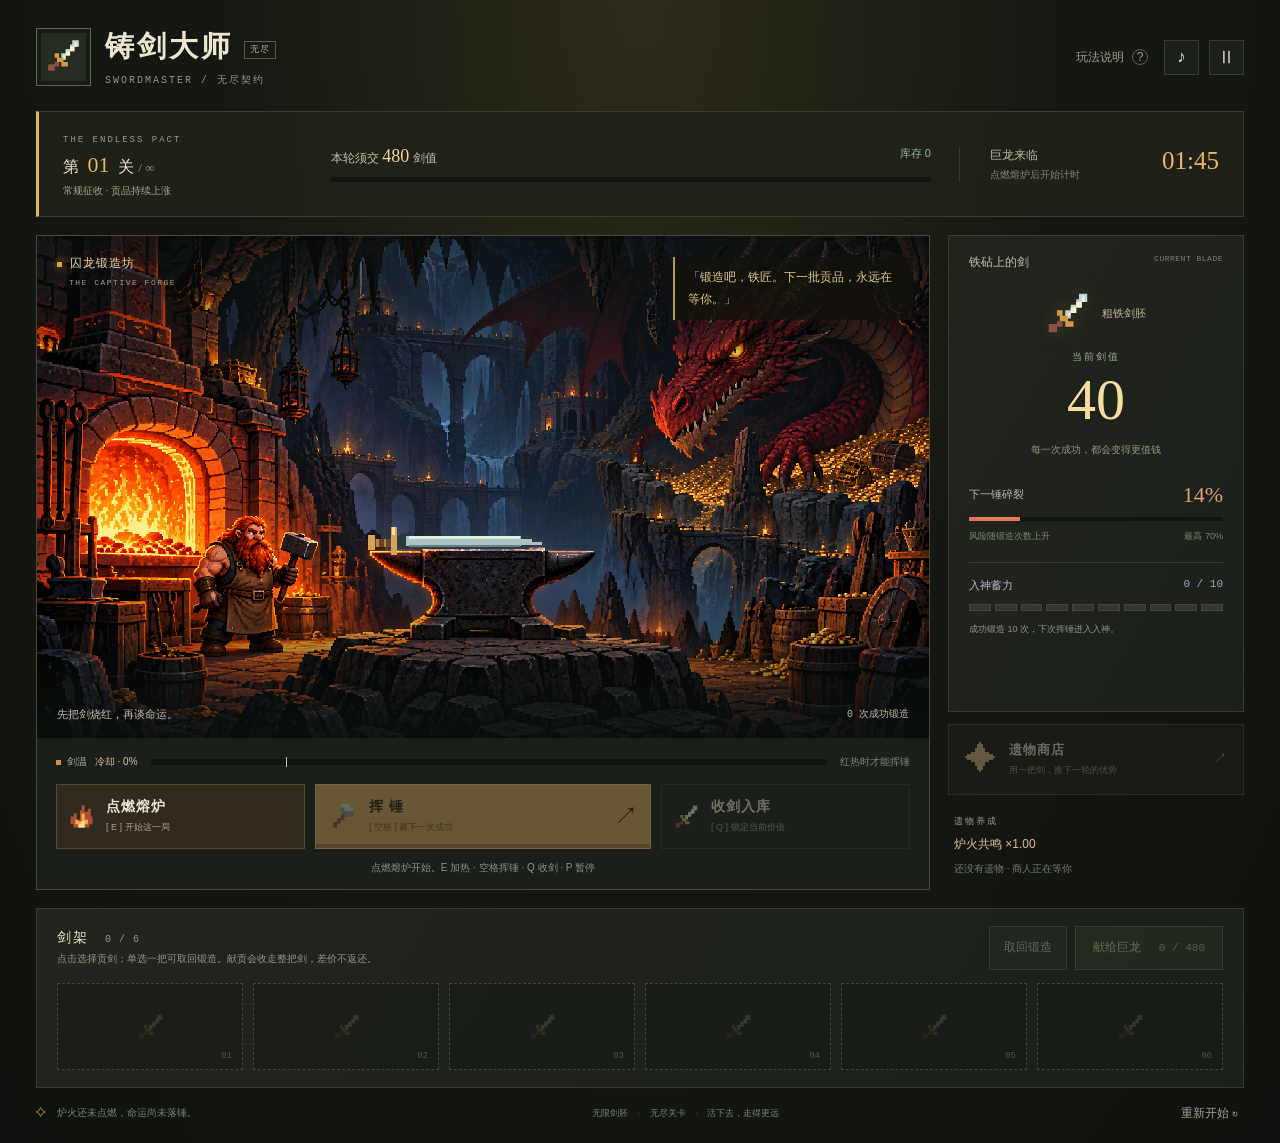
<file: sword/index.html>
<!doctype html>
<html lang="zh-CN"><head><meta charset="utf-8"><meta name="viewport" content="width=device-width, initial-scale=1, viewport-fit=cover"><meta name="theme-color" content="#141511"><title>铸剑大师 · 巨龙的熔炉</title><link rel="stylesheet" href="style.css"><link rel="stylesheet" href="mobile.css"><link rel="stylesheet" href="endless.css"></head>
<body>
<svg class="svg-defs" xmlns="http://www.w3.org/2000/svg"><defs>
<symbol id="icon-sword" viewBox="0 0 32 32"><path fill="#b8d7d2" d="M24 2h6v6H26v4h-4v4h-4v4h-4v-6h4v-4h4V6h2z"/><path fill="#fff3ce" d="M26 4h2v4h-2v4h-4v4h-4v2h-2v-2h2v-4h4V8h4z"/><path fill="#d39949" d="M8 14h4v4h4v4h4v4h-6v-4h-4v-4H8z"/><path fill="#8d5141" d="M8 22h4v4H8v4H2v-6h6z"/></symbol>
<symbol id="icon-hammer" viewBox="0 0 32 32"><path fill="#825840" d="M16 12h6v4h-4v4h-4v4h-4v4H6v-6h4v-4h4v-4h2z"/><path fill="#849895" d="M14 2h10v4h4v10H18v-4h-4z"/><path fill="#d1d8bf" d="M14 2h10v4h4v4H18V6h-4z"/></symbol>
<symbol id="icon-ember" viewBox="0 0 32 32"><path fill="#af4c31" d="M16 2h4v8h4v-4h4v10h2v10h-4v4H6v-4H2V16h4v-4h4v8h4V8h2z"/><path fill="#f4ad43" d="M16 12h4v8h4v6h-4v4h-8v-4H8v-6h4v2h4z"/><path fill="#ffe1a0" d="M16 22h4v8h-8v-4h4z"/></symbol>
<symbol id="icon-eye" viewBox="0 0 32 32"><path fill="#916633" d="M10 4h12v4h4v4h4v12h-4v4H6v-4H2V12h4V8h4z"/><path fill="#f4c36e" d="M8 12h16v4h4v4h-4v4H8v-4H4v-4h4z"/><path fill="#391f24" d="M14 10h4v16h-4z"/></symbol>
<symbol id="icon-prism" viewBox="0 0 32 32"><path fill="#7f88e0" d="M14 2h4v4h4v4h4v4h4v4h-4v4h-4v4h-4v4h-4v-4h-4v-4H6v-4H2v-4h4v-4h4V6h4z"/><path fill="#73d4c1" d="M14 6h4v8h-4v8h-4v-4H6v-4h4v-4h4z"/><path fill="#eea0ba" d="M18 10h4v4h4v4h-4v4h-4v4h-4V14h4z"/></symbol>
<symbol id="icon-seal" viewBox="0 0 32 32"><path fill="#70543b" d="M10 2h12v4h4v10h-4v4h6v10H4V20h6v-4H6V6h4z"/><path fill="#edc47c" d="M10 4h12v10H10zM6 22h20v4H6z"/><path fill="#a36e41" d="M14 6h4v6h-4z"/></symbol>
<symbol id="icon-shield" viewBox="0 0 32 32"><path fill="#65918b" d="M2 2h28v18h-4v4h-4v4h-4v2h-4v-2h-4v-4H6v-4H2z"/><path fill="#b9dac4" d="M6 6h20v12h-4v4h-4v4h-4v-4h-4v-4H6z"/><path fill="#528278" d="M14 8h4v14h-4zM10 12h12v4H10z"/></symbol>
<symbol id="icon-hourglass" viewBox="0 0 32 32"><path fill="#ba8b51" d="M6 2h20v4H6zM6 26h20v4H6z"/><path fill="#82978e" d="M8 6h4v6h4v8h-4v6H8v-8h4v-4H8zM20 6h4v8h-4v4h4v8h-4v-6h-4v-8h4z"/><path fill="#f0c477" d="M12 6h8v4h-8zM12 22h8v4h-8z"/></symbol>
</defs></svg>
<div class="shell">
<header><div class="brand"><span class="brand-icon"><svg><use href="#icon-sword"/></svg></span><div><h1>铸剑大师<span class="demo">无尽</span></h1><p>SWORDMASTER / 无尽契约</p></div></div><div class="header-actions"><button id="helpBtn" class="quiet">玩法说明 <span>?</span></button><button id="soundBtn" class="square" title="开启音效" aria-label="开启音效">♪</button><button id="pauseBtn" class="square" title="暂停" aria-label="暂停游戏">Ⅱ</button></div></header>
<div class="runbar"><div class="chapter"><span class="eyebrow">THE ENDLESS PACT</span><strong>第 <b id="round">01</b> 关 <span>/ ∞</span></strong><small class="stage-note" id="stageType">常规征收 · 贡品持续上涨</small></div><div class="tribute"><div><span>本轮须交 <b id="due">480</b> 剑值</span><span id="stockValue">库存 0</span></div><div class="track"><i id="tributeBar"></i></div></div><div class="deadline"><span>巨龙来临</span><strong id="timer">01:45</strong><span id="timerHint">点燃熔炉后开始计时</span></div></div>
<main><section class="forge-panel"><div class="scene" id="scene"><img class="scene-art" src="assets/forge.png" alt="像素风巨龙洞窟中的铁匠、熔炉和铁砧"><div class="scene-shade"></div><div class="scene-label"><span class="live-dot"></span>囚龙锻造坊 <small>THE CAPTIVE FORGE</small></div><div class="dragon-voice" id="dragonVoice">「锻造吧，铁匠。下一批贡品，永远在等你。」</div><canvas id="forgeCanvas" width="960" height="540" aria-label="铁砧上的当前剑与锻造动画"></canvas><div id="flashWord" class="flash-word"></div><div class="scene-bottom"><span id="sceneStatus">一把剑，一次命运。</span><span id="sceneCounter">0 次成功锻造</span></div><div class="frenzy-banner" id="frenzyBanner">入 神 <small>每一锤都不会碎裂</small><b id="frenzyTime">4.5s</b></div></div>
<div class="controls"><div class="mobile-summary"><span>剑值 <b id="mobileValue">40</b></span><span>碎裂 <b id="mobileRisk">13%</b></span><span id="mobileFocus">蓄力 0/10</span></div><div class="heat-line"><span><i class="heat-dot"></i>剑温 <b id="heatText">冷却 · 0%</b></span><div class="heat-track"><i id="heatBar"></i><em></em></div><small>红热时才能挥锤</small></div><div class="button-row"><button id="heatBtn" class="heat-button"><svg><use href="#icon-ember"/></svg><span>加热剑胚<small>[ E ] 烧红剑身</small></span></button><button id="strikeBtn" class="strike-button"><svg><use href="#icon-hammer"/></svg><span><strong id="strikeLabel">挥 锤</strong><small id="strikeHint">[ 空格 ] 赌下一次成功</small></span><b>↗</b></button><button id="bankBtn" class="bank-button"><svg><use href="#icon-sword"/></svg><span>收剑入库<small id="bankHint">[ Q ] 锁定当前价值</small></span></button></div><div class="control-note" id="controlNote">先加热，再挥锤。觉得够了，就收剑入库。</div></div></section>
<aside><section class="sword-panel panel"><div class="panel-title"><span>铁砧上的剑</span><small>CURRENT BLADE</small></div><div class="sword-display"><svg><use href="#icon-sword"/></svg><span id="swordTier">粗铁剑胚</span></div><div class="value-label">当前剑值</div><div class="sword-value" id="swordValue">40</div><div class="value-gain" id="valueGain">每一次成功，都会变得更值钱</div><div class="risk-row"><span>下一锤碎裂</span><strong id="risk">3%</strong></div><div class="risk-track"><i id="riskBar"></i></div><div class="risk-foot"><span id="riskLabel">风险随锻造次数上升</span><span>最高 70%</span></div><div class="focus"><div><span>入神蓄力</span><b id="chargeText">0 / 10</b></div><div class="charge-pips" id="chargePips"></div><p id="chargeNote">成功锻造 10 次，下次挥锤进入入神。</p></div></section><button class="shop-entry" id="shopBtn"><span class="shop-icon">✦</span><span><b>遗物商店</b><small>用一把剑，换下一轮的优势</small></span><span>↗</span></button><div class="owned-panel"><span class="eyebrow">遗物养成</span><strong class="resonance-status" id="resonanceStatus">炉火共鸣 ×1.00</strong><div id="ownedRelics"><span class="empty-relics">还没有遗物 · 商人正在等你</span></div></div></aside></main>
<section class="inventory-panel panel"><div class="inventory-heading"><div><h2>剑架 <span id="inventoryCount">0 / 6</span></h2><p>点击选择贡剑；单选一把可取回锻造。献贡会收走整把剑，差价不返还。</p></div><div class="inventory-actions"><button id="takeBtn" class="take-button">取回锻造</button><button class="tribute-button" id="payBtn">献给巨龙 <span id="selectedValue">0 / 480</span></button></div></div><div class="sword-rack" id="swordRack"></div></section>
<footer><div class="event-log" id="eventLog"><span>✧</span> 炉火还未点燃，命运尚未落锤。</div><div>无限剑胚 <i>·</i> 无尽关卡 <i>·</i> 活下去，走得更远</div><button id="restartBtn" class="quiet">重新开始 ↻</button></footer>
</div>
<div class="modal-backdrop" id="modalBackdrop" hidden><section class="modal" id="modal" role="dialog" aria-modal="true" aria-labelledby="modalTitle" tabindex="-1"></section></div>
<div class="toast" id="toast" role="status"></div>
<script src="game-core.js"></script><script src="game.js"></script>
</body></html>
</file>
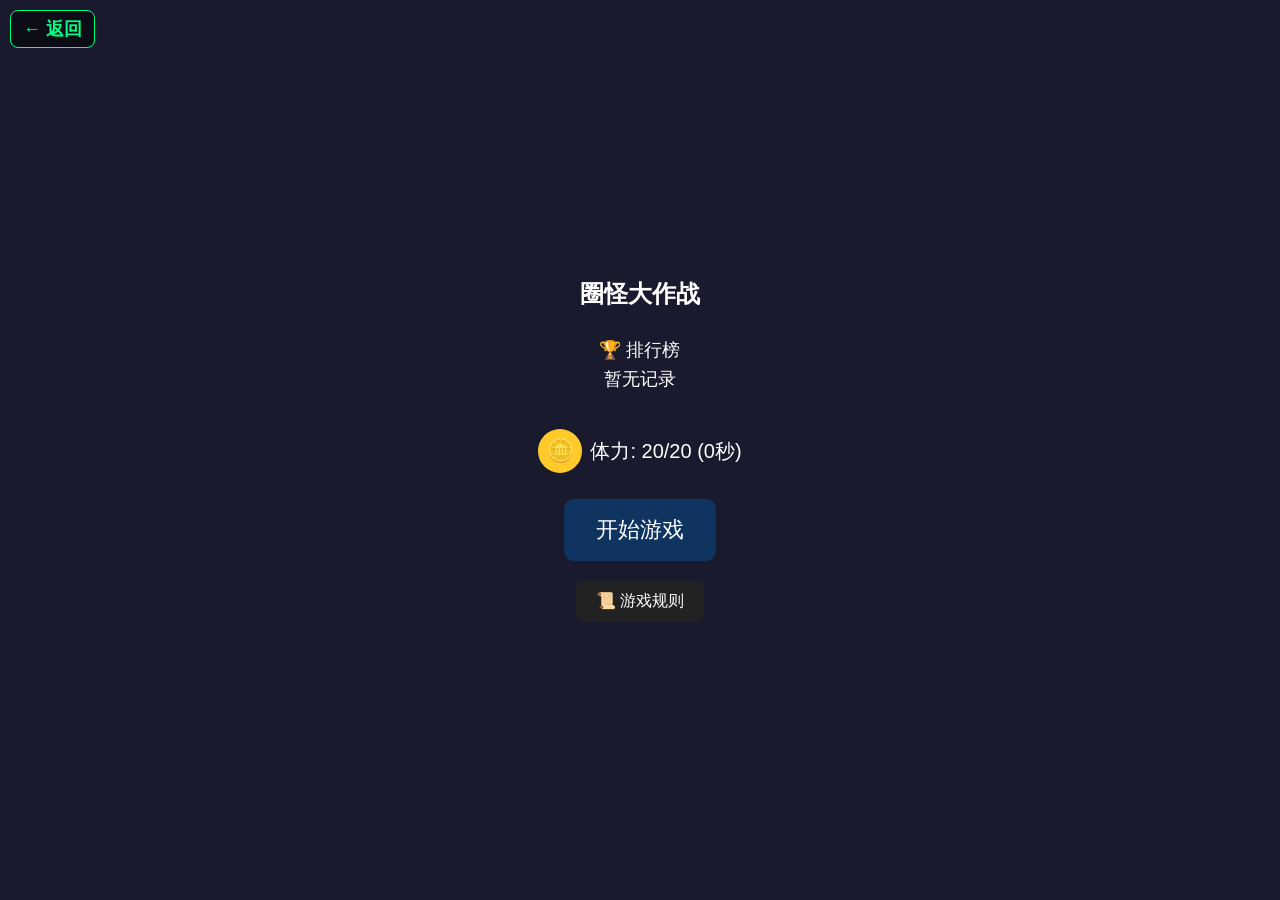
<file: circle-monster.html>
<!DOCTYPE html>
<html lang="zh-CN">
<head>
<meta charset="UTF-8">
<meta name="viewport" content="width=device-width, initial-scale=1.0, user-scalable=no">
<title>圈怪大作战</title>
<style>
*{box-sizing:border-box;margin:0;padding:0;}
body{background:#1a1a2e;color:#fff;font-family:Arial,sans-serif;overflow:hidden;}
#game{position:relative;width:100vw;height:100vh;background:#0f3460;overflow:hidden;}

/* ✅ 可点击返回按钮样式 */
#backBtn {
  position: fixed;
  top: 10px;
  left: 10px;
  z-index: 9999;
  color: #00ff84;
  font-size: 18px;
  font-weight: bold;
  text-decoration: none;
  background: rgba(0, 0, 0, 0.5);
  padding: 6px 12px;
  border-radius: 8px;
  border: 1px solid #00ff84;
  cursor: pointer;
}
#backBtn:hover {
  background: #000;
}

#ui{
  position:fixed;top:50px;left:10px;
  display:flex;gap:16px;font-size:18px;font-weight:bold;
  z-index:99;
  color:#fff;
  text-shadow:0 0 4px #000;
}
#modeTip{position:fixed;top:90px;left:10px;font-size:16px;}

#skillBar{position:fixed;bottom:20px;right:20px;display:flex;gap:12px;z-index:98;}
.skillBtn{width:60px;height:60px;border-radius:50%;background:#118ab2;color:white;font-size:24px;border:none;cursor:pointer;}
.skillBtn:disabled{background:#444;opacity:0.5;}

#gameOver{position:fixed;top:0;left:0;width:100vw;height:100vh;background:rgba(0,0,0,0.9);display:none;flex-direction:column;align-items:center;justify-content:center;font-size:30px;z-index:999;gap:12px;color:white;}
#restartBtn{padding:12px 24px;background:#ff2e63;color:white;border:none;border-radius:8px;font-size:20px;cursor:pointer;}

#rankPanel{position:fixed;top:0;left:0;width:100vw;height:100vh;background:rgba(0,0,0,0.9);display:none;flex-direction:column;align-items:center;justify-content:center;z-index:1001;color:white;}
#rankList{font-size:20px;margin:10px 0;text-align:center;line-height:1.6;}
#closeRank{padding:8px 16px;background:#ff2e63;color:white;border-radius:8px;margin-top:10px;cursor:pointer;}

#skinPanel{
  position:fixed;top:12px;right:12px;
  z-index:1000;
  display:flex;gap:6px;
}
.skin{width:40px;height:40px;border-radius:50%;font-size:24px;background:#222;border:2px solid #fff;cursor:pointer;}

.monster{position:absolute;width:40px;height:40px;border-radius:50%;display:flex;align-items:center;justify-content:center;font-size:26px;transition:0.2s;}
.normal{background:#ff2e63;}
.bomb{background:#ff9100;}
.ghost{background:#7b2cbf;opacity:0.75;}
.boss{background:#7000ff;width:70px;height:70px;font-size:40px;}
.elite{background:#00d8ff;width:50px;height:50px;font-size:32px;}
.heal{background:#06d6a0;}
.item{position:absolute;width:32px;height:32px;border-radius:50%;background:#00d8ff;display:flex;align-items:center;justify-content:center;font-size:24px;animation:spin 3s linear infinite;}
@keyframes spin{0%{transform:rotate(0deg);}100%{transform:rotate(360deg);}}
.floating{position:absolute;color:white;font-weight:bold;font-size:22px;pointer-events:none;animation:float 0.6s ease-out forwards;}
@keyframes float{0%{opacity:1;transform:translateY(0);}100%{opacity:0;transform:translateY(-40px);}}
.explode{position:absolute;width:60px;height:60px;border-radius:50%;background:rgba(255,255,255,0.6);animation:explode 0.3s ease-out forwards;}
@keyframes explode{0%{transform:scale(0);opacity:1;}100%{transform:scale(2);opacity:0;}}
.freeze{position:absolute;inset:0;background:rgba(0,200,255,0.2);z-index:97;display:none;}

#modeSelect{
  position:fixed;top:0;left:0;width:100vw;height:100vh;
  background:#1a1a2e;
  display:flex;flex-direction:column;align-items:center;justify-content:center;
  z-index:1002;gap:16px;color:white;
  text-align:center;
}
.modeBtn{padding:16px 32px;background:#0f3460;color:white;border:none;border-radius:10px;font-size:22px;cursor:pointer;}
#ruleBtn{padding:10px 20px;background:#222;color:white;border:none;border-radius:8px;font-size:16px;cursor:pointer;margin-top:4px;}
#rulePanel{max-width:320px;display:none;background:#111;padding:12px 16px;border-radius:10px;font-size:15px;line-height:1.5;text-align:left;}
#homeStamina{font-size:20px;margin:10px 0;display:flex;align-items:center;gap:8px;}
#coinBtn{font-size:22px;border:none;background:#ffca2a;color:white;width:44px;height:44px;border-radius:50%;cursor:pointer;display:flex;align-items:center;justify-content:center;}
#homeRank{font-size:18px;line-height:1.6;margin:10px 0;min-width:200px;}

.line{position:absolute;pointer-events:none;stroke:white;stroke-width:3;fill:none;}
</style>
</head>
<body>

<!-- ✅ 真正的超链接返回按钮（可点击跳转） -->
<a id="backBtn" href="index.html">← 返回</a>

<div id="modeSelect">
  <h2>圈怪大作战</h2>
  <div id="homeRank">🏆 排行榜</div>
  
  <div id="homeStamina">
    <button id="coinBtn" onclick="addStamina()">🪙</button>
    <span id="homeStaminaText">体力: 加载中...</span>
  </div>

  <button class="modeBtn" onclick="startGame()">开始游戏</button>
  
  <button id="ruleBtn" onclick="toggleRule()">📜 游戏规则</button>
  <div id="rulePanel">
    1. 用手指或鼠标画线圈住怪物得分<br>
    2. 每关达到指定分数即可过关<br>
    3. 圈到炸弹会直接游戏结束<br>
    4. 爱心可得分，闪电道具恢复体力<br>
    5. BOSS 被抓后可提升体力上限<br>
    6. 每次画线消耗 1 点体力，体力耗尽则结束<br>
    7. 点击金币按钮可恢复 1 点体力<br>
    8. 关卡越高，怪物速度越快，挑战越大
  </div>
</div>

<div id="freeze"></div>

<div id="skinPanel">
  <button class="skin" onclick="changeSkin('👾')">👾</button>
  <button class="skin" onclick="changeSkin('👻')">👻</button>
  <button class="skin" onclick="changeSkin('🐲')">🐲</button>
  <button class="skin" onclick="changeSkin('🦖')">🦖</button>
</div>

<div id="game">
  <div id="ui">
    <div>分数: <span id="score">0</span></div>
    <div>关卡: <span id="level">1</span></div>
    <div id="staminaUi">体力: 20/20</div>
  </div>
  <div id="modeTip"></div>

  <div id="skillBar">
    <button id="freezeBtn" class="skillBtn" onclick="useFreeze()" disabled>❄️</button>
    <button id="rageBtn" class="skillBtn" onclick="useRage()" disabled>🔥</button>
  </div>

  <div id="gameOver">
    <div>游戏结束</div>
    <div id="finalScore">最终分数: 0</div>
    <button id="restartBtn" onclick="restart()">重新开始</button>
  </div>
</div>

<script>
const game = document.getElementById('game');
const scoreText = document.getElementById('score');
const levelText = document.getElementById('level');
const staminaUi = document.getElementById('staminaUi');
const modeTip = document.getElementById('modeTip');
const gameOverPanel = document.getElementById('gameOver');
const modeSelect = document.getElementById('modeSelect');
const finalScore = document.getElementById('finalScore');
const freezeBtn = document.getElementById('freezeBtn');
const rageBtn = document.getElementById('rageBtn');
const freezeEffect = document.getElementById('freeze');
const homeStamina = document.getElementById('homeStamina');
const homeStaminaText = document.getElementById('homeStaminaText');
const homeRank = document.getElementById('homeRank');
const coinBtn = document.getElementById('coinBtn');
const ruleBtn = document.getElementById('ruleBtn');
const rulePanel = document.getElementById('rulePanel');

let score = 0;
let level = 1;
let gameMode = 'stamina';
let gameTimer;
let isDrawing = false;
let currentPath = [];
let line;
let monsterSpeed = 2.6;
let monsterList = [];
let itemList = [];
const MAX_MONSTERS = 9;

let save = JSON.parse(localStorage.getItem('circleSave')) || {
  stamina: 20,
  maxStamina: 20,
  staminaCountdown: 0
};
let stamina = save.stamina;
let maxStamina = save.maxStamina;
let staminaCountdown = save.staminaCountdown;

let staminaTickTimer = null;
let freezeCD = 0;
let rageCD = 0;
let isFrozen = false;
let isGameStarted = false;
let playerSkin = '👾';
let rankData = JSON.parse(localStorage.getItem('circleRank')) || [];

updateHomeUI();
startGlobalStaminaRegen();

function saveStamina(){
  localStorage.setItem('circleSave', JSON.stringify({
    stamina, maxStamina, staminaCountdown
  }));
}

function addStamina(){
  if(stamina >= maxStamina) return;
  stamina = Math.min(stamina + 1, maxStamina);
  saveStamina();
  updateHomeUI();
}

function toggleRule(){
  if(rulePanel.style.display === 'block'){
    rulePanel.style.display = 'none';
  }else{
    rulePanel.style.display = 'block';
  }
}

function updateHomeUI(){
  let cd = staminaCountdown > 0 ? staminaCountdown : 0;
  let txt = `体力: ${stamina}/${maxStamina} (${cd}秒)`;
  homeStaminaText.textContent = txt;
  updateStaminaUI();
  
  let rankHtml = "🏆 排行榜<br>";
  let list = [...new Set(rankData)].sort((a,b)=>b-a).slice(0,5);
  if(list.length===0) rankHtml += "暂无记录";
  else list.forEach((s,i)=> rankHtml += (i+1)+". "+s+"分<br>");
  homeRank.innerHTML = rankHtml;
}

function startGlobalStaminaRegen(){
  if(staminaTickTimer) clearInterval(staminaTickTimer);
  staminaTickTimer = setInterval(()=>{
    if(stamina >= maxStamina){
      staminaCountdown = 0;
      saveStamina();
      updateHomeUI();
      return;
    }
    if(staminaCountdown > 0){
      staminaCountdown--;
    }else{
      stamina = Math.min(stamina+1, maxStamina);
      staminaCountdown = 60;
    }
    saveStamina();
    updateHomeUI();
  },1000);
}

function startGame(){
  modeSelect.style.display = 'none';
  freezeBtn.disabled = false;
  rageBtn.disabled = false;
  isGameStarted = true;
  initMonsters();
  setTimeout(spawnItem, 3000);
  skillLoop();
}

function updateStaminaUI(){ 
  staminaUi.textContent = `体力: ${stamina}/${maxStamina}`; 
}

function changeSkin(emoji){ 
  playerSkin = emoji; 
  refreshAllMonsters();
}

function refreshAllMonsters(){
  document.querySelectorAll('.monster.normal').forEach(m=>{
    m.textContent = playerSkin;
  });
}

function skillLoop(){
  if(freezeCD > 0) freezeCD--;
  if(rageCD > 0) rageCD--;
  setTimeout(skillLoop, 1000);
}

function useFreeze(){
  if(freezeCD > 0 || isFrozen) return;
  freezeCD = 15;
  isFrozen = true;
  freezeEffect.style.display = 'block';
  setTimeout(()=>{
    isFrozen = false;
    freezeEffect.style.display = 'none';
  },3000);
}

function useRage(){
  if(rageCD > 0) return;
  rageCD = 20;
  let rt = 5;
  let ori = monsterSpeed;
  monsterSpeed *= 1.8;
  let t = setInterval(()=>{
    rt--;
    if(rt <= 0) { monsterSpeed = ori; clearInterval(t); }
  },1000);
}

function spawnMonster(){
  if(monsterList.length >= MAX_MONSTERS) return;
  const m = document.createElement('div');
  m.classList.add('monster');
  
  const rand = Math.random();
  let type, speed, scoreP;
  
  if(rand < 0.45){
    type = 'normal'; m.textContent = playerSkin; speed = monsterSpeed; scoreP = 1;
  }else if(rand < 0.65){
    type = 'bomb'; m.textContent = '💣'; speed = monsterSpeed*0.8; scoreP = 0;
  }else if(rand < 0.82){
    type = 'ghost'; m.textContent = '👻'; speed = monsterSpeed*1.6; scoreP = 2;
  }else if(rand < 0.92){
    type = 'elite'; m.textContent = '🌟'; speed = monsterSpeed*1.2; scoreP = 3;
  }else if(rand < 0.98){
    type = 'boss'; m.textContent = '👹'; speed = monsterSpeed*0.5; scoreP = 5;
  }else{
    type = 'heal'; m.textContent = '❤️'; speed = monsterSpeed*0.9; scoreP = 1;
  }
  
  m.classList.add(type);
  m.speed = speed; m.score = scoreP; m.type = type;
  const size = m.type==='boss'?70:m.type==='elite'?50:40;
  m.style.width = m.style.height = size+'px';
  m.style.left = Math.random()*(innerWidth-size)+'px';
  m.style.top = Math.random()*(innerHeight-size)+'px';
  m.dx = (Math.random()-0.5)*m.speed*2;
  m.dy = (Math.random()-0.5)*m.speed*2;
  
  game.appendChild(m);
  monsterList.push(m);
}

function initMonsters(){
  for(let i=0;i<MAX_MONSTERS;i++){
    setTimeout(spawnMonster, i*100);
  }
}

function spawnItem(){
  if(gameOverPanel.style.display === 'flex') return;
  if(itemList.length >= 1) { 
    setTimeout(spawnItem,5000); 
    return; 
  }
  
  const item = document.createElement('div');
  item.classList.add('item');
  item.textContent = '⚡';
  const s=32;
  item.style.left = Math.random()*(innerWidth-s)+'px';
  item.style.top = Math.random()*(innerHeight-s)+'px';
  game.appendChild(item);
  itemList.push(item);
  
  setTimeout(()=>{ 
    if(item.parentNode) item.remove(); 
    itemList = []; 
  },8000);
  setTimeout(spawnItem,8000);
}

setInterval(()=>{
  if(isFrozen) return;
  monsterList.forEach(m=>{
    if(!m.parentNode) return;
    let x = parseFloat(m.style.left) + m.dx;
    let y = parseFloat(m.style.top) + m.dy;
    const s = m.type==='boss'?70:m.type==='elite'?50:40;
    if(x<0||x>innerWidth-s) m.dx*=-1;
    if(y<0||y>innerHeight-s) m.dy*=-1;
    m.style.left = x+'px';
    m.style.top = y+'px';
  });
},20);

function createLine(){
  line = document.createElementNS("http://www.w3.org/2000/svg","svg");
  line.setAttribute('class','line');
  line.setAttribute('width',innerWidth);
  line.setAttribute('height',innerHeight);
  line.style.top = 0;
  line.style.left = 0;
  game.appendChild(line);
}

// ======================
// ✅ 已修复：iPhone 触摸偏移
// ======================
function getEventPos(e) {
  let rect = game.getBoundingClientRect();
  let x = (e.clientX || (e.touches && e.touches[0].clientX)) - rect.left;
  let y = (e.clientY || (e.touches && e.touches[0].clientY)) - rect.top;
  return [x, y];
}

document.addEventListener('mousedown', startDraw);

document.addEventListener('touchstart', function(e){
  if (!isGameStarted) return;
  if (stamina <= 0) return;
  startDraw(e.touches[0]);
}, false);

document.addEventListener('mousemove', onDraw);

document.addEventListener('touchmove', function(e){
  if (!isDrawing) return;
  onDraw(e.touches[0]);
}, false);

document.addEventListener('mouseup', endDraw);
document.addEventListener('touchend', endDraw);

function startDraw(e){
  if(!isGameStarted) return;
  if(stamina <= 0) return;
  isDrawing = true;
  let [x, y] = getEventPos(e);
  currentPath = [[x, y]];
  createLine();
}

function onDraw(e){
  if(!isDrawing) return;
  let [x, y] = getEventPos(e);
  currentPath.push([x, y]);
  updateLine();
}

function updateLine(){
  let d = '';
  currentPath.forEach(([x,y],i)=>{ 
    d += (i===0 ? 'M' : 'L') + x + ' ' + y; 
  });
  const p = document.createElementNS("http://www.w3.org/2000/svg","path");
  p.setAttribute('d',d);
  line.innerHTML = '';
  line.appendChild(p);
}

function endDraw(){
  if(!isDrawing) return;
  isDrawing = false;
  
  if(isGameStarted){
    stamina = Math.max(0, stamina - 1); 
    saveStamina();
    updateStaminaUI();
    updateHomeUI();
    if(stamina <= 0) {
      setTimeout(gameOver,500);
    }
  }
  
  checkCatch();
  if(line) line.remove();
}

function checkCatch(){
  const monsters = document.querySelectorAll('.monster');
  const items = document.querySelectorAll('.item');
  
  items.forEach(it=>{
    const r = it.getBoundingClientRect();
    const cx = r.left + r.width/2;
    const cy = r.top + r.height/2;
    if(pointInPolygon(cx, cy, currentPath)) useItem(it);
  });
  
  monsters.forEach(m=>{
    if(!m.parentNode) return;
    const r = m.getBoundingClientRect();
    const cx = r.left + r.width/2;
    const cy = r.top + r.height/2;
    if(pointInPolygon(cx, cy, currentPath)){
      if(m.type==='bomb'){ 
        catchBomb(m);
      }else{ 
        catchNormal(m); 
      }
    }
  });
}

function useItem(item){
  stamina = Math.min(stamina + 5, maxStamina);
  saveStamina();
  updateStaminaUI();
  updateHomeUI();
  item.remove(); 
  itemList = [];
}

function catchNormal(m){
  let add = m.score;
  score += add;
  scoreText.textContent = score;
  showExplode(m);
  removeMonster(m);
  
  if(m.type==='boss') { 
    maxStamina += 2; 
    saveStamina();
    updateStaminaUI();
    updateHomeUI();
  }
  
  if(score >= level * 10){
    level++; 
    levelText.textContent = level; 
    
    monsterList.forEach(mon => { if(mon.parentNode) mon.remove(); });
    monsterList = [];
    itemList.forEach(it => { if(it.parentNode) it.remove(); });
    itemList = [];

    if(level === 2){
      monsterSpeed *= 1.07;
    }else if(level === 3){
      monsterSpeed *= 1.10;
    }else if(level === 4){
      monsterSpeed *= 1.18;
    }else if(level === 5){
      monsterSpeed *= 1.25;
    }else{
      monsterSpeed *= 1.22;
    }
    
    setTimeout(initMonsters, 500);
  }
}

function catchBomb(m){
  showExplode(m);
  removeMonster(m);
  setTimeout(gameOver, 300);
}

function showFloat(ele, t, c){
  const f = document.createElement('div');
  f.classList.add('floating');
  f.textContent = t; 
  f.style.color = c;
  f.style.left = ele.style.left;
  f.style.top = ele.style.top;
  game.appendChild(f);
  setTimeout(()=>f.remove(),600);
}

function showExplode(ele){
  const e = document.createElement('div');
  e.classList.add('explode');
  e.style.left = (parseFloat(ele.style.left) + ele.offsetWidth/2 - 30) + 'px';
  e.style.top = (parseFloat(ele.style.top) + ele.offsetHeight/2 - 30) + 'px';
  game.appendChild(e);
  setTimeout(()=>e.remove(),300);
}

function removeMonster(m){
  m.style.transform = 'scale(0)';
  setTimeout(()=>{
    if(m.parentNode) m.remove();
    const i = monsterList.indexOf(m);
    if(i > -1) monsterList.splice(i, 1);
    setTimeout(spawnMonster, 100);
  },200);
}

function pointInPolygon(px, py, p){
  let inside = false;
  for(let i=0, j=p.length-1; i<p.length; j=i++){
    const [x1,y1] = p[i];
    const [x2,y2] = p[j];
    if(((y1 > py) != (y2 > py)) && (px < (x2-x1)*(py-y1)/(y2-y1)+x1)){
      inside = !inside;
    }
  }
  return inside;
}

function updateRank(){
  rankData.push(score);
  rankData = [...new Set(rankData)].sort((a,b)=>b-a).slice(0,8);
  localStorage.setItem('circleRank', JSON.stringify(rankData));
}

function gameOver(){
  clearInterval(gameTimer);
  updateRank();
  finalScore.textContent = '最终分数: ' + score;
  gameOverPanel.style.display = 'flex';
  updateHomeUI();
}

function restart(){
  window.location.reload();
}
</script>
</body>
</html>
</file>
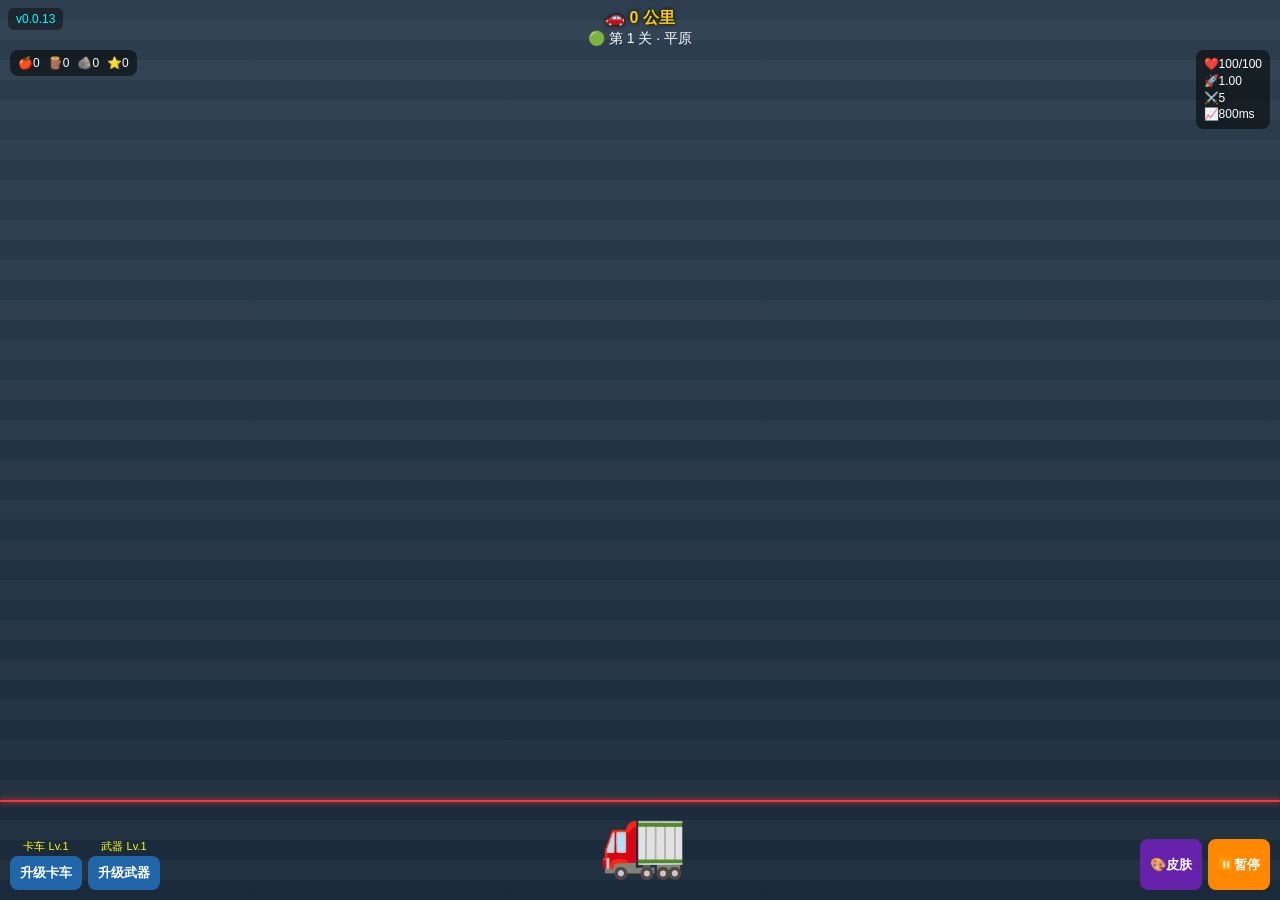
<file: lets-goblin.html>
<!DOCTYPE html>
<html lang="zh-CN">
<head>
<meta charset="UTF-8">
<!-- 禁止双击放大 + 禁止缩放 修复手机BUG -->
<meta name="viewport" content="width=device-width, initial-scale=1.0, user-scalable=no, maximum-scale=1.0, minimum-scale=1.0">
<title>疯狂麦克斯 🚛 终极版</title>
<style>
*{box-sizing:border-box;margin:0;padding:0;}
body{
  background:#000;color:#fff;font-family:Arial,sans-serif;
  overflow:hidden;user-select:none;width:100vw;height:100vh;
  touch-action: manipulation; /* 禁止双击缩放核心 */
}
@keyframes float{0%{opacity:1;transform:translateY(0);}100%{opacity:0;transform:translateY(-40px);}}
@keyframes hit{0%{transform:scale(1);}50%{transform:scale(.9);}100%{transform:scale(1);}}
@keyframes bossWarning{0%{transform:scale(1);}50%{transform:scale(1.1);}100%{transform:scale(1);}}
@keyframes shieldPulse{0%{box-shadow:0 0 10px #0ff;}50%{box-shadow:0 0 20px #0ff;}100%{box-shadow:0 0 10px #0ff;}}
@keyframes boostPulse{0%{box-shadow:0 0 10px #ff0;}50%{box-shadow:0 0 20px #ff0;}100%{box-shadow:0 0 10px #ff0}}
@keyframes ragePulse{0%{box-shadow:0 0 10px #f44;}50%{box-shadow:0 0 20px #f44;}100%{box-shadow:0 0 10px #f44}}
@keyframes truckHurt{0%{filter:brightness(1);}50%{filter:brightness(0.5) sepia(1) hue-rotate(-50deg);}100%{filter:brightness(1);}}

#topUI{position:fixed;top:0;left:0;right:0;z-index:9999;padding:8px;display:flex;justify-content:space-between;align-items:flex-start;}
#version{background:#0006;padding:4px 8px;border-radius:6px;color:#0ff;font-size:12px;}
#distance{position:fixed;top:8px;left:50%;transform:translateX(-50%);z-index:9999;font-size:16px;font-weight:bold;color:#ffcc00;text-shadow:0 0 4px #000;}
#level{position:fixed;top:30px;left:50%;transform:translateX(-50%);z-index:9999;font-size:14px;color:#fff;text-shadow:0 0 0 4px #000;}
.bossWarn{animation:bossWarning 0.5s infinite;color:#f44!important;}

#resource{position:fixed;top:50px;left:10px;z-index:9999;background:#0008;padding:6px 8px;border-radius:8px;display:flex;gap:8px;font-size:12px;}
#status{position:fixed;top:50px;right:10px;z-index:9999;background:#0008;padding:6px 8px;border-radius:8px;font-size:12px;line-height:1.4;}

/* 按钮层级提到最高，保证暂停时能点到 */
#menu{
  position:fixed; bottom: 0; left:0; right:0;
  z-index:99999999; display:flex; justify-content: space-between;
  padding: 0 10px 10px 10px; pointer-events: all;
}
#leftBtns, #rightBtns{
  display:flex; gap:6px;
}
.btn{padding:8px 10px; border-radius:8px; border:none; font-size:13px; font-weight:bold; color:#fff; cursor:pointer; white-space: nowrap;}
.btn:disabled{background:#444!important;color:#888;}
.btn-up{background:#26a;}
.btn-skin{background:#62a;}
.btn-pause{background:#f80;}

.levelLabel{font-size:11px; color:#ff0; margin-bottom:2px; text-align:center;}

.panel{position:fixed;top:0;left:0;width:100vw;height:100vh;background:rgba(0,0,0,0.95);z-index:100000;display:none;flex-direction:column;align-items:center;justify-content:center;padding:20px;}
.panel.show{display:flex;}
.pContent{background:#1a1a2e;border:2px solid #fc0;border-radius:12px;padding:20px;width:90%;max-width:400px;line-height:1.6;}
.pClose{margin-top:16px;padding:8px 20px;background:#f44;color:#fff;border:none;border-radius:8px;cursor:pointer;}

#game{width:100vw;height:100vh;position:relative;overflow:hidden;background:linear-gradient(to bottom, #2d3f4a, #1a2a3a);transition:background 1.5s ease;}
.bg{position:absolute;width:100%;height:300%;top:0;left:0;background-image:linear-gradient(transparent 50%, rgba(255,255,255,0.03) 50%, rgba(255,255,255,0.03) 100%);background-size:100% 40px;animation:scroll 8s linear infinite;}
@keyframes scroll{0%{transform:translateY(0);}100%{transform:translateY(-40px);}}

#hitLine{
  position:absolute;left:0;right:0;height:2px;
  background:#ff3333;box-shadow:0 0 6px #f44;
  z-index:100;display:none;
}

/* 卡车固定在最底部 */
#truck{
  width:80px; height:100px; position:absolute; z-index:10;
  left:calc(50% - 40px); bottom: 0; /* 贴死底部 */
  font-size:70px; text-align:center; transition:all 0.2s;
}
.truck-shield{animation:shieldPulse 1s infinite;}
.truck-boost{animation:boostPulse 1s infinite;}
.truck-rage{animation:ragePulse 1s infinite;}
.truck-hurt{animation:truckHurt 0.3s;}

.bullet{width:6px;height:12px;background:#ff0;border-radius:3px;position:absolute;z-index:5;box-shadow:0 0 6px #ff0;}

/* 放大：敌人 */
.enemy{width:80px;height:80px;font-size:55px;text-align:center;position:absolute;z-index:8;}
.elite{width:100px;height:100px;font-size:65px;text-align:center;position:absolute;z-index:8;background:#6444;border-radius:12px;color:#fc0;}
.enemy-hit,.elite-hit{animation:hit 0.2s;}
.boss{width:150px;height:150px;font-size:110px;text-align:center;position:absolute;z-index:9;background:#f448;border-radius:24px;color:#fff;}

/* 放大：资源 + 道具（手机友好） */
.resource,.item{width:70px;height:70px;font-size:45px;text-align:center;position:absolute;z-index:7;cursor:pointer;}

.float{position:absolute;z-index:20;color:#ff0;font-size:14px;font-weight:bold;animation:float 0.6s forwards;pointer-events:none;}

#deadPanel{position:fixed;top:0;left:0;width:100vw;height:100vh;background:rgba(0,0,0,0.9);z-index:200000;display:none;flex-direction:column;align-items:center;justify-content:center;}
#reviveBtn{padding:12px 24px;background:#fc0;color:#000;border:none;border-radius:12px;font-size:16px;font-weight:bold;cursor:pointer;}

/* 暂停遮罩层级低于按钮 */
#pauseMask{
  position:fixed;top:0;left:0;width:100vw;height:100vh;
  background:rgba(0,0,0,0.7);z-index:150000;
  display:none;align-items:center;justify-content:center;
  color:#ff0;font-size:36px;font-weight:bold;
  pointer-events: none; /* 不阻挡按钮点击 */
}
</style>
</head>

<body>
<div id="topUI">
  <div id="version">v0.0.13</div>
</div>
<div id="distance">🚗 0 公里</div>
<div id="level">🟢 第 1 关 · 平原</div>
<div id="resource">
  <div>🍎<span id="a">0</span></div>
  <div>🪵<span id="w">0</span></div>
  <div>🪨<span id="s">0</span></div>
  <div>⭐<span id="st">0</span></div>
</div>
<div id="status">
  <div>❤️<span id="hp">100</span>/<span id="mhp">100</span></div>
  <div>🚀<span id="sp">1</span></div>
  <div>⚔️<span id="atk">5</span></div>
  <div>📈<span id="asp">800</span>ms</div>
</div>

<!-- 全新按钮布局 -->
<div id="menu">
  <div id="leftBtns">
    <div style="display:flex;flex-direction:column;align-items:center">
      <div class="levelLabel" id="truckLevel">卡车 Lv.1</div>
      <button class="btn btn-up" onclick="upTruck()">升级卡车</button>
    </div>
    <div style="display:flex;flex-direction:column;align-items:center">
      <div class="levelLabel" id="gunLevel">武器 Lv.1</div>
      <button class="btn btn-up" onclick="upGun()">升级武器</button>
    </div>
  </div>

  <div id="rightBtns">
    <button class="btn btn-skin" onclick="openSkin()">🎨皮肤</button>
    <button class="btn btn-pause" id="pauseBtn" onclick="togglePause()">⏸️暂停</button>
  </div>
</div>

<div class="panel" id="skin">
  <div class="pContent">
    <h3>🎨 卡车皮肤</h3>
    <p onclick="setSkin(0)" style="cursor:pointer">🚛 默认卡车</p>
    <p onclick="setSkin(1)" style="cursor:pointer">🚜 农用卡车</p>
    <p onclick="setSkin(2)" style="cursor:pointer">🚌 巴士战车</p>
    <p onclick="setSkin(3)" style="cursor:pointer">🚚 装甲卡车</p>
    <p onclick="setSkin(4)" style="cursor:pointer">🏎️ 极速跑车</p>
  </div>
  <button class="pClose" onclick="closePanel()">关闭</button>
</div>

<!-- 暂停遮罩 -->
<div id="pauseMask">
  <div>⏸️ 游戏已暂停</div>
</div>

<div id="deadPanel">
  <h2>💀 卡车损毁</h2>
  <p style="margin:10px 0;">行驶里程：<span id="deadDist">0</span> 公里</p>
  <button id="reviveBtn" onclick="revive()">✅ 免费复活</button>
  <br>
  <button onclick="restart()">🔄 重新开始</button>
</div>

<div id="game">
  <div class="bg"></div>
  <div id="hitLine"></div>
  <div id="truck">🚛</div>
</div>

<script>
localStorage.removeItem('madmax_final');

const game = document.getElementById('game');
const truck = document.getElementById('truck');
const hitLine = document.getElementById('hitLine');
const pauseMask = document.getElementById('pauseMask');
const pauseBtn = document.getElementById('pauseBtn');
const skins = ['🚛','🚜','🚌','🚚','🏎️'];
const themes = [
  {bg:'#2d3f4f,#1a2a3a',name:'平原'},
  {bg:'e9b86f,#c78b35',name:'沙漠'},
  {bg:'#8c8c8e,#5c5c6e',name:'城市'},
  {bg:'#e0f0ff,#b8d8ff',name:'雪地'}
];

let data = {
  dist:0, px:0, hp:100, mhp:100, sp:1, atk:5, asp:800,
  a:0, w:0, s:0, st:0, lvl:1, boss:false, theme:0, skin:0,
  shield:0, boost:0, rage:0,
  bullets:[], enemies:[], res:[], items:[],
  shootTimer:null, dead:false, lastTime:0,
  spawnCount:0,
  truckLv:1, gunLv:1, bulletSpeed:12,
  paused: false
};

const RESOURCE_SPAWN_RATE = 70;
const MAX_RESOURCE_ON_SCREEN = 10;
const SPAWN_MIN_DISTANCE = 80;

function rand(min,max){return Math.floor(Math.random()*(max-min+1))+min;}
function save(){}
function openSkin(){document.getElementById('skin').classList.add('show');}
function closePanel(){document.querySelectorAll('.panel').forEach(p=>p.classList.remove('show'));}
function setSkin(id){data.skin=id;truck.textContent=skins[id];closePanel();}
function hurtTruck(){truck.classList.add('truck-hurt');setTimeout(()=>truck.classList.remove('truck-hurt'),300);}

// 按钮上方浮动提示
function floatAtButton(txt, btnEl){
  const f=document.createElement('div');f.className='float';f.textContent=txt;
  const rect = btnEl.getBoundingClientRect();
  f.style.left = (rect.left + rect.width/2 - 20) + 'px';
  f.style.top = (rect.top - 30) + 'px';
  game.appendChild(f);
  setTimeout(()=>f.remove(), 900);
}

function float(txt,x,y){
  const f=document.createElement('div');f.className='float';f.textContent=txt;
  f.style.left=x+'px';f.style.top=y+'px';game.appendChild(f);setTimeout(()=>f.remove(),600);
}

// 切换暂停
function togglePause(){
  if(data.dead) return;
  data.paused = !data.paused;
  pauseMask.style.display = data.paused ? 'flex' : 'none';
  pauseBtn.textContent = data.paused ? '▶️继续' : '⏸️暂停';
}

// 检测不重叠
function isPositionValid(x, w){
  const allObjs = [...data.enemies, ...data.res, ...data.items];
  for(let obj of allObjs){
    if(!obj) continue;
    const ox = parseFloat(obj.style.left);
    const ow = obj.classList.contains('boss') ? 150 :
              obj.classList.contains('elite') ? 100 :
              obj.classList.contains('resource') || obj.classList.contains('item') ? 70 : 80;
    if(Math.abs(x - ox) < (w + ow)/2 + SPAWN_MIN_DISTANCE){
      return false;
    }
  }
  return true;
}

function getSafeX(min, max, width){
  let attempts = 0;
  let x;
  do{
    x = rand(min, max - width);
    attempts++;
  }while(!isPositionValid(x, width) && attempts < 20);
  return x;
}

function updateTheme(){
  const t=themes[data.theme%4];
  game.style.background=`linear-gradient(to bottom, ${t.bg.split(',')[0]}, ${t.bg.split(',')[1]})`;
  const el=document.getElementById('level');
  el.textContent=`🟢 第 ${data.lvl} 关 · ${t.name}`;
  el.className=data.boss?'bossWarn':'';
}

// 攻击范围 500
function getNearest(){
  if(data.enemies.length===0)return null;
  let near=null,min=9999;
  const truckTop = truck.offsetTop;
  const attackRange = 500;
  
  data.enemies.forEach(e=>{
    const eTop = e.offsetTop;
    if(eTop >= truckTop - attackRange && eTop <= truckTop){
      const d = Math.abs(eTop - truckTop);
      if(d < min){min=d;near=e;}
    }
  });
  return near;
}

// 射击
function shoot(){
  if(data.dead || data.paused) return;
  const tar=getNearest();if(!tar)return;
  const tx=truck.offsetLeft+40,ty=truck.offsetTop-10;
  
  const bulletCount = 1 + Math.floor(data.gunLv / 10);
  
  for(let i=0;i<bulletCount;i++){
    setTimeout(()=>{
      const b=document.createElement('div');b.className='bullet';
      b.style.left=tx+'px';b.style.top=ty+'px';b.tarX=tar.offsetLeft+30;
      game.appendChild(b);data.bullets.push(b);
    }, i*60);
  }
}

// 生成敌人
function spawnOneEnemy(){
  if(data.dead||data.boss||data.paused)return;
  const isElite = rand(1,100)<=20;
  
  const width = isElite ? 100 : 80;
  const x = getSafeX(50, window.innerWidth - width, width);
  
  if(isElite){
    const e=document.createElement('div');e.className='elite';e.textContent=['👿','🦂','🦑','🐉'][rand(0,3)];
    e.style.left=x+'px';e.style.top='-90px';e.hp=data.lvl*8+25;
    game.appendChild(e);data.enemies.push(e);
  }else{
    const e=document.createElement('div');e.className='enemy';e.textContent=['👹','👺','🐗','🐻','🐺'][rand(0,4)];
    e.style.left=x+'px';e.style.top='-80px';e.hp=data.lvl*5+15;
    game.appendChild(e);data.enemies.push(e);
  }
}

// BOSS
function spawnBoss(){
  data.boss=true;
  const b=document.createElement('div');b.className='boss';b.textContent='👹';
  b.style.left=window.innerWidth/2-65+'px';b.style.top='-150px';b.hp=data.lvl*60+150;
  game.appendChild(b);data.enemies.push(b);
  float('⚠️ BOSS出现!',window.innerWidth/2-50,100);
  updateTheme();
}

// 生成资源
function spawnResourceBatch(){
  if(data.dead || data.paused) return;
  if(data.res.length >= MAX_RESOURCE_ON_SCREEN) return;
  if(rand(1, 100) > RESOURCE_SPAWN_RATE) return;
  
  let canSpawn = MAX_RESOURCE_ON_SCREEN - data.res.length;
  if(canSpawn <=0) return;
  const count = Math.min(canSpawn, Math.max(1, data.dist + 1));
  
  for(let i=0;i<count;i++){
    setTimeout(()=>{
      if(data.res.length >= MAX_RESOURCE_ON_SCREEN || data.paused) return;
      const width = 70;
      const x = getSafeX(40, window.innerWidth - width, width);
      
      const r=document.createElement('div');r.className='resource';
      const list=[{e:'🍎',t:'a'},{e:'🪵',t:'w'},{e:'🪨',t:'s'}];
      const sel=list[rand(0,2)];r.textContent=sel.e;
      r.style.left=x+'px';r.style.top='-70px';
      r.t=sel.t;r.cnt=rand(2,5);
      r.onclick=()=>{
        if(data.paused) return;
        if(r.cnt<=0)return;r.cnt--;data[sel.t]++;
        float('+'+sel.e,r.offsetLeft+10,r.offsetTop);
        if(r.cnt<=0){r.remove();data.res=data.res.filter(i=>i!==r);}
        updateUI();
      }
      game.appendChild(r);data.res.push(r);
    }, i*200);
  }
}

// 生成道具
function spawnItem(){
  if(data.dead || data.paused) return;
  const width = 70;
  const x = getSafeX(50, window.innerWidth - width, width);
  
  const i=document.createElement('div');i.className='item';
  const items=['❤️','⚡','🛡️','⭐'];i.textContent=items[rand(0,3)];
  i.style.left=x+'px';i.style.top='-70px';
  i.onclick=()=>{
    if(data.paused) return;
    if(i.textContent=='❤️')data.hp=Math.min(data.mhp,data.hp+30);
    if(i.textContent=='⚡'){data.asp=Math.max(200,data.asp-100);restartShoot();}
    if(i.textContent=='🛡️')data.shield=600;
    if(i.textContent=='⭐')data.st+=5;
    float(i.textContent,i.offsetLeft,i.offsetTop);i.remove();data.items=data.items.filter(x=>x!==i);updateUI();
  }
  game.appendChild(i);data.items.push(i);
  setTimeout(spawnItem,rand(8000,16000));
}

// 升级卡车
function upTruck(){
  const btn = this.event.currentTarget;
  const lv = data.truckLv;
  const cost = Math.floor(20 * Math.pow(1.6, lv-1));
  
  if(data.a >= cost && data.w >= cost && data.s >= cost){
    data.a -= cost;
    data.w -= cost;
    data.s -= cost;
    data.truckLv +=1;
    data.sp += 0.01;
    data.mhp +=10;
    data.hp = data.mhp;
    updateUI();
    floatAtButton('卡车升级!', btn);
  }else{
    const needA = cost - data.a;
    const needW = cost - data.w;
    const needS = cost - data.s;
    let msg = "缺:";
    if(needA>0) msg += `🍎${needA} `;
    if(needW>0) msg += `🪵${needW} `;
    if(needS>0) msg += `🪨${needS}`;
    floatAtButton(msg, btn);
  }
}

// 升级武器
function upGun(){
  const btn = this.event.currentTarget;
  const lv = data.gunLv;
  const cost = Math.floor(100 * Math.pow(2.5, lv-1));
  
  if(data.a >= cost && data.w >= cost && data.s >= cost){
    data.a -= cost;
    data.w -= cost;
    data.s -= cost;
    data.gunLv +=1;
    data.atk +=1;
    data.bulletSpeed += 1;
    data.asp = Math.max(180, data.asp - 10);
    restartShoot();
    updateUI();
    floatAtButton('武器升级!', btn);
  }else{
    const needA = cost - data.a;
    const needW = cost - data.w;
    const needS = cost - data.s;
    let msg = "缺:";
    if(needA>0) msg += `🍎${needA} `;
    if(needW>0) msg += `🪵${needW} `;
    if(needS>0) msg += `🪨${needS}`;
    floatAtButton(msg, btn);
  }
}

function restartShoot(){clearInterval(data.shootTimer);data.shootTimer=setInterval(shoot,data.asp);}

// UI更新
function updateUI(){
  document.getElementById('a').textContent=data.a;
  document.getElementById('w').textContent=data.w;
  document.getElementById('s').textContent=data.s;
  document.getElementById('st').textContent=data.st;
  document.getElementById('hp').textContent=Math.max(0,Math.floor(data.hp));
  document.getElementById('mhp').textContent=data.mhp;
  document.getElementById('sp').textContent=data.sp.toFixed(2);
  document.getElementById('atk').textContent=data.atk;
  document.getElementById('asp').textContent=data.asp;
  document.getElementById('distance').textContent=`🚗 ${data.dist} 公里`;
  
  document.getElementById('truckLevel').innerText = `卡车 Lv.${data.truckLv}`;
  document.getElementById('gunLevel').innerText = `武器 Lv.${data.gunLv}`;
  
  truck.textContent=skins[data.skin];
  truck.className='';
  if(data.shield>0)truck.classList.add('truck-shield');
  if(data.boost>0)truck.classList.add('truck-boost');
  if(data.rage>0)truck.classList.add('truck-rage');
  
  hitLine.style.top = truck.offsetTop + 'px';
  hitLine.style.display = 'block';
}

// 死亡
function gameOver(){data.dead=true;document.getElementById('deadDist').textContent=data.dist;document.getElementById('deadPanel').style.display='flex';}
function revive(){data.dead=false;data.hp=data.mhp/2;document.getElementById('deadPanel').style.display='none';}
function restart(){localStorage.removeItem('madmax_final');location.reload();}

// 主循环
function loop(timestamp){
  if(data.dead) {
    requestAnimationFrame(loop);
    return;
  }

  if(!data.paused){
    if(!data.lastTime)data.lastTime=timestamp;
    const delta=Math.min((timestamp-data.lastTime)/1000,0.05);
    data.lastTime=timestamp;

    const MOVE_SPEED=10 * data.sp;
    const move=MOVE_SPEED*delta;

    const lastDist = data.dist;
    data.px+=move;
    if(data.px>=100){
      data.dist+=Math.floor(data.px/100);
      data.px%=100;
      
      if(data.dist > lastDist && !data.boss){
        const num = Math.max(1, data.lvl);
        for(let i=0; i<num; i++){
          setTimeout(spawnOneEnemy, i*300);
        }
        spawnResourceBatch();
      }

      if(data.dist%15===0&&data.dist!=0&&!data.boss&&data.enemies.length===0){
        data.lvl++;data.theme++;updateTheme();spawnBoss();
      }
    }

    if(data.shield>0)data.shield-=delta*60;
    if(data.boost>0)data.boost-=delta*60;
    if(data.rage>0)data.rage-=delta*60;

    data.bullets.forEach((b,i)=>{
      let x=parseFloat(b.style.left),y=parseFloat(b.style.top);
      y -= data.bulletSpeed * delta * 20;
      if(b.tarX!==undefined){const dx=b.tarX-x;x+=dx*0.2;b.style.left=x+'px';}
      b.style.top=y+'px';if(y<-30){b.remove();data.bullets.splice(i,1);}
    });

    data.enemies.forEach((e,i)=>{
      let y=parseFloat(e.style.top)||0;y+=move;e.style.top=y+'px';

      data.bullets.forEach((b,j)=>{
        const bx=b.offsetLeft,by=b.offsetTop,ex=e.offsetLeft,ey=e.offsetTop;
        const w=e.classList.contains('boss')?150:e.classList.contains('elite')?100:80;
        if(bx>ex&&bx<ex+w&&by>ey&&by<ey+w){
          const dmg=data.rage>0?data.atk*2:data.atk;
          e.hp-=dmg;e.classList.add(e.classList.contains('elite')?'elite-hit':'enemy-hit');
          setTimeout(()=>e.classList.remove(e.classList.contains('elite')?'elite-hit':'enemy-hit'),200);
          float('-'+dmg,ex+20,ey);b.remove();data.bullets.splice(j,1);
          if(e.hp<=0){
            if(e.classList.contains('boss')){float('🎉 BOSS击败!',window.innerWidth/2-50,120);data.st+=30;data.boss=false;updateTheme();}
            e.remove();data.enemies.splice(i,1);
          }
        }
      });

      const truckY = truck.offsetTop;
      if(y >= truckY - 10 && y <= truckY + 10){
        if(data.shield<=0){
          let dmg=e.classList.contains('elite')?18:10;
          data.hp-=dmg;hurtTruck();float('💔 -'+dmg,truck.offsetLeft+20,truck.offsetTop-20);
        }
        e.remove();data.enemies.splice(i,1);
        if(data.hp<=0)gameOver();
      }
    });

    [...data.res,...data.items].forEach(obj=>{
      let y=parseFloat(obj.style.top)||0;y+=move;obj.style.top=y+'px';
      if(y>window.innerHeight){
        obj.remove();
        data.res = data.res.filter(i=>i!==obj);
        data.items = data.items.filter(i=>i!==obj);
      }
    });
  }

  updateUI();
  requestAnimationFrame(loop);
}

// 启动
function start(){
  updateTheme();updateUI();restartShoot();
  spawnResourceBatch();
  spawnItem();
  requestAnimationFrame(loop);
}
start();
</script>
</body>
</html>
</file>
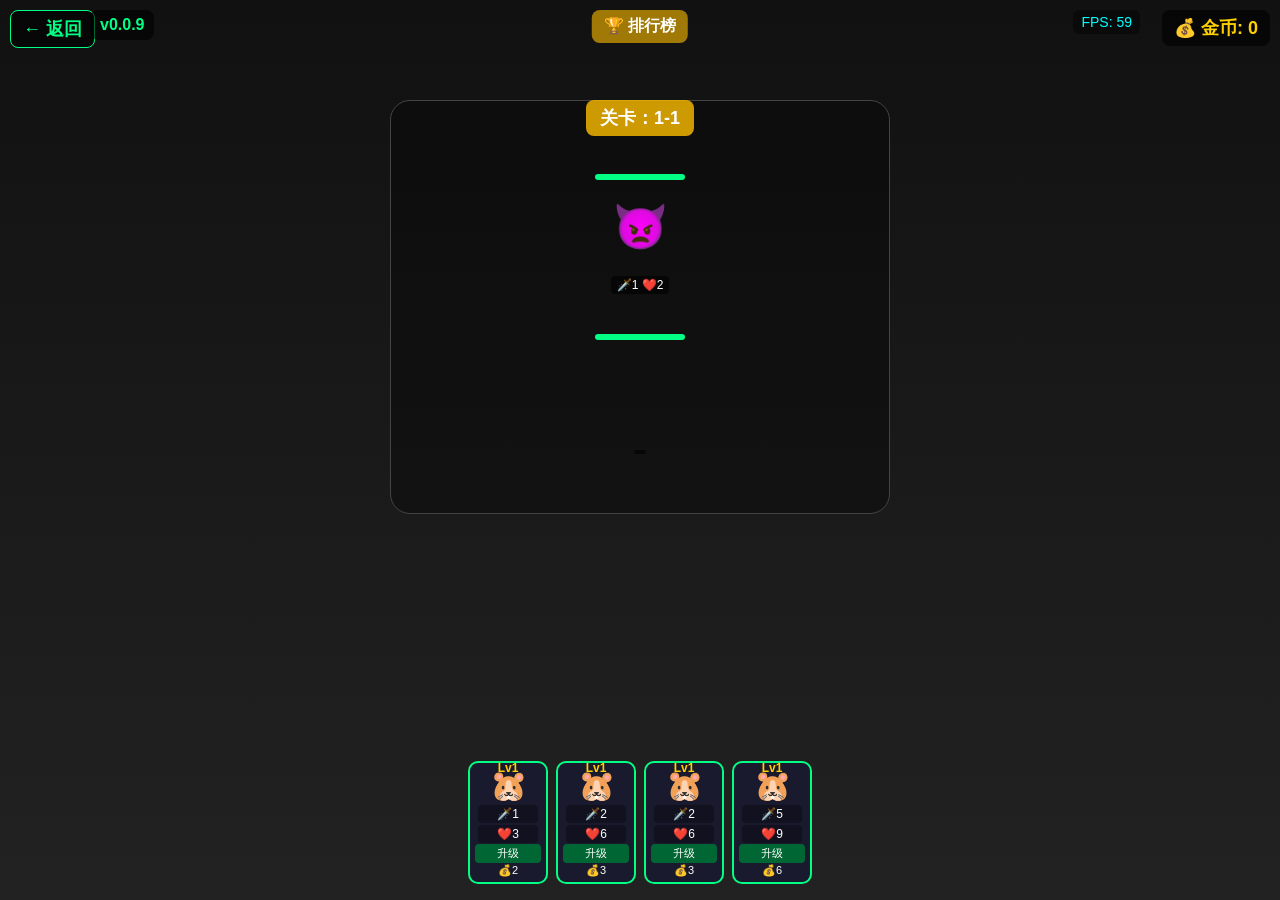
<file: patapon.html>
<!DOCTYPE html>
<html lang="zh-CN">
<head>
<meta charset="UTF-8">
<meta name="viewport" content="width=device-width, initial-scale=1.0, user-scalable=no">
<title>猪突对对碰 v0.0.9 性能终极版 · 流畅优化</title>
<style>
*{box-sizing:border-box;margin:0;padding:0;}
body{background:#0a0a12;color:#fff;font-family:Arial,sans-serif;overflow:hidden;user-select:none;}

#backBtn{
  position:fixed;top:10px;left:10px;z-index:9999;
  color:#00ff84;font-size:18px;font-weight:bold;
  text-decoration:none;background:rgba(0,0,0,0.6);
  padding:6px 12px;border-radius:8px;border:1px solid #00ff84;
}

/* 版本号放在返回按钮右侧 */
#version{
  position:fixed;top:10px;left:90px;z-index:9999;
  color:#00ff84;font-size:16px;font-weight:bold;
  background:rgba(0,0,0,0.6);padding:6px 10px;border-radius:8px;
}

#fps{
  position:fixed;top:10px;right:140px;z-index:9999;
  color:#0ff;font-size:14px;background:#0006;padding:4px 8px;border-radius:6px;
}

#goldBar{
  position:fixed;top:10px;right:10px;z-index:9999;
  color:#ffd000;font-size:18px;font-weight:bold;
  background:rgba(0,0,0,0.6);padding:6px 12px;border-radius:8px;
}

#rankBtn{
  position:fixed;top:10px;left:50%;transform:translateX(-50%);z-index:9999;
  color:#fff;font-size:16px;font-weight:bold;
  background:rgba(255,190,0,0.6);padding:6px 12px;border-radius:8px;
  border:none;cursor:pointer;
}

#levelBar{
  position:fixed;top:100px;left:50%;transform:translateX(-50%);z-index:9999;
  color:#fff;font-size:18px;font-weight:bold;
  background:rgba(255,190,0,0.8);padding:6px 14px;border-radius:8px;
}

/* 捕获提示 + 骰子动画 */
#captureTip{
  position:fixed;top:50%;left:50%;transform:translate3d(-50%,-50%,0);z-index:99999;
  background:#111;padding:24px 36px;border-radius:16px;border:3px solid #ffaa00;
  font-size:20px;text-align:center;display:none;min-width:280px;
  will-change:transform;
}
#captureTip.show{display:block;}
#diceRoll{
  font-size:60px;font-weight:bold;color:#ffcc00;margin:10px 0;
  animation: pulse 0.1s infinite alternate;
  will-change:transform;
}
@keyframes pulse {
  from{transform:scale(1);}
  to{transform:scale(1.1);}
}

/* 升级飘字样式 */
.levelUpText{
  position:absolute;z-index:20;color:#00ff84;font-weight:bold;
  font-size:16px;animation:levelUpAnim 0.8s forwards;text-shadow:0 0 6px #00ff84;
  white-space:nowrap;pointer-events:none;will-change:transform,opacity;
}
@keyframes levelUpAnim{
  0%{opacity:1;transform:translateY(0);}
  100%{opacity:0;transform:translateY(-30px);}
}

#rankPanel{
  position:fixed;top:0;left:0;width:100vw;height:100vh;
  background:rgba(0,0,0,0.9);z-index:10000;
  display:none;flex-direction:column;align-items:center;justify-content:center;
}
#rankPanel h2{color:#ffd000;margin-bottom:10px;}
#rankList{
  width:90%;max-width:400px;max-height:60vh;overflow-y:auto;
}
.rank-item{
  padding:10px;margin:6px;background:#1a1a2e;border-radius:8px;
  font-size:16px;text-align:center;
}
#closeRank{
  margin-top:16px;padding:8px 20px;background:#ff4444;color:#fff;
  border:none;border-radius:8px;font-size:16px;cursor:pointer;
}

#game{width:100vw;height:100vh;position:relative;background:linear-gradient(to bottom,#111,#222);}

.team-area{
  position:fixed;left:50%;transform:translate3d(-50%,0,0);
  display:flex;gap:8px;padding:8px;
  width:98%;max-width:700px;
  flex-wrap:wrap;justify-content:center;
}
#playerTeam{bottom:8px;}

.creature{
  width:80px;min-width:80px;height:auto;background:#1a1a2e;
  border:2px solid #888;border-radius:10px;
  display:flex;flex-direction:column;align-items:center;justify-content:center;
  font-size:30px;position:relative;padding:5px;
  will-change:transform;
}
.creature.alive{border-color:#00ff84;}
.creature.dead{border-color:#444;opacity:0.7;}
.creature .level{
  position:absolute;top:-2px;left:0;right:0;text-align:center;
  font-size:12px;color:#ffd000;font-weight:bold;
}
.creature .stat{
  font-size:12px;color:#fff;background:#0005;padding:2px 4px;border-radius:4px;margin-top:2px;width:90%;text-align:center;
}
.creature .btn{
  font-size:11px;padding:2px 4px;margin:1px;border-radius:4px;border:none;
  background:#222;color:#fff;cursor:pointer;width:100%;
}
.creature .btn.up{background:#006633;}
.creature .btn.rev{background:#006688;}
.creature .btn.bur{background:#880000;}

/* ========== ✅ 战斗区域：永久锁定居中，绝不移动 ========== */
#battleZone{
  position:absolute;top:100px;left:50%;transform:translate3d(-50%,0,0) !important;
  width:85vw;height:46vh;max-width:500px;
  background:rgba(0,0,0,0.3);border:1px solid #444;
  border-radius:20px;
  display:flex;flex-direction:column;align-items:center;justify-content:space-evenly;
  padding:10px 0;
  will-change:auto;
  animation:none !important;
}

/* ========== ✅ 战斗角色：攻击 + 受击 动效 ========== */
.battle-unit{
  width:90px;height:90px;font-size:44px;
  display:flex;align-items:center;justify-content:center;
  position:relative;will-change:transform;
  transition:transform 0.12s cubic-bezier(0.25, 0.1, 0.25, 1);
}
/* 攻击动画：向前冲 + 放大 */
@keyframes playerAttackAnim {
  0%{transform:translateY(0) scale(1);}
  50%{transform:translateY(-14px) scale(1.15);}
  100%{transform:translateY(0) scale(1);}
}
/* 受击动画：快速抖动 */
@keyframes enemyHitAnim {
  0%{transform:translateX(0);}
  25%{transform:translateX(-3px);}
  75%{transform:translateX(3px);}
  100%{transform:translateX(0);}
}
.player-attack{animation:playerAttackAnim 0.24s forwards;}
.enemy-hit{animation:enemyHitAnim 0.2s ease;}

.battle-unit .hp-bar{
  position:absolute;top:-8px;left:0;right:0;height:6px;
  background:#444;border-radius:3px;overflow:hidden;
}
.hp-fill{height:100%;background:#00ff84;transition:width 0.2s ease;}

.boss-label{
  position:absolute;top:-36px;left:50%;transform:translate3d(-50%,0,0);
  background:#ff4444;color:#fff;font-size:20px;font-weight:bold;
  padding:4px 10px;border-radius:6px;
}

@keyframes bossFlash {
  0%{opacity:0;transform:translate3d(-50%,0,0) scale(0.8);}
  50%{opacity:1;transform:translate3d(-50%,0,0) scale(1.2);}
  100%{opacity:0;transform:translate3d(-50%,0,0) scale(0.8);}
}
.boss-flash{
  position:absolute;top:-36px;left:50%;transform:translate3d(-50%,0,0);
  color:#ff4444;font-size:28px;font-weight:bold;
  animation:bossFlash 0.5s ease 3;
  z-index:10;will-change:transform,opacity;
}

.battle-stat{
  position:absolute;bottom:-22px;font-size:12px;color:#fff;
  background:rgba(0,0,0,0.6);padding:2px 6px;border-radius:4px;white-space:nowrap;
}

/* 关闭区域震动 */
.hit-shake{animation:none !important;}
@keyframes enemyDie {0%{opacity:1;transform:scale(1);}100%{opacity:0;transform:scale(0);}}
.enemy-die{animation:enemyDie 0.4s forwards;}
@keyframes enemySpawn {0%{opacity:0;transform:scale(0);}100%{opacity:1;transform:scale(1);}}
.enemy-spawn{animation:enemySpawn 0.4s forwards;}

.float-text{
  position:absolute;z-index:10;color:#ff0;font-weight:bold;
  font-size:20px;animation:float 0.6s forwards;
  will-change:transform,opacity;
}
@keyframes float{0%{opacity:1;transform:translateY(0);}100%{opacity:0;transform:translateY(-40px);}}
</style>
</head>

<body>
<a id="backBtn" href="index.html">← 返回</a>
<div id="version">v0.0.9</div>
<div id="fps">FPS: --</div>
<button id="rankBtn" onclick="openRank()">🏆 排行榜</button>
<div id="levelBar">关卡：1-1</div>
<div id="goldBar">💰 金币: 0</div>

<div id="captureTip">
  <div id="diceRoll">?</div>
  <div id="captureText"></div>
</div>

<div id="rankPanel">
  <h2>💰 金币排行榜</h2>
  <div id="rankList"></div>
  <button id="closeRank" onclick="closeRank()">关闭</button>
</div>

<div id="game">
  <div id="battleZone">
    <div id="enemyBattle" class="battle-unit">
      <div class="hp-bar"><div class="hp-fill"></div></div>
      <div class="battle-stat"></div>
    </div>
    <div id="playerBattle" class="battle-unit">
      <div class="hp-bar"><div class="hp-fill"></div></div>
      <div class="battle-stat"></div>
    </div>
  </div>
  <div id="playerTeam" class="team-area"></div>
</div>

<script>
// ==========================
// DOM元素
// ==========================
const captureTip = document.getElementById('captureTip');
const diceRoll = document.getElementById('diceRoll');
const captureText = document.getElementById('captureText');
const playerTeamEl = document.getElementById('playerTeam');
const playerBattle = document.getElementById('playerBattle');
const enemyBattle = document.getElementById('enemyBattle');
const goldBar = document.getElementById('goldBar');
const levelBar = document.getElementById('levelBar');
const battleZone = document.getElementById('battleZone');
const rankList = document.getElementById('rankList');
const rankPanel = document.getElementById('rankPanel');
const fpsEl = document.getElementById('fps');

// ==========================
// 初始队伍（增加 lastCost 记录上一级费用）
// ==========================
let playerTeam = [
  {emoji:'🐹', atk:1, hp:3, maxHp:3, level:1, lastCost:0},
  {emoji:'🐹', atk:2, hp:6, maxHp:6, level:1, lastCost:0},
  {emoji:'🐹', atk:2, hp:6, maxHp:6, level:1, lastCost:0},
  {emoji:'🐹', atk:5, hp:9, maxHp:9, level:1, lastCost:0},
];

let levelData = {
  currentLevel:1, currentWave:1, maxWave:5,
  minionAtk:1, minionHp:2, isBoss:false
};

let enemy = {atk:1, hp:2, maxHp:2, emoji:'👿', isBoss:false};
let gold = 0;
let isAttacking = false;
let isBossLoading = false;
let currentBattleUnitIndex = -1;

// ==========================
// 性能优化：对象池 + FPS
// ==========================
const floatPool = [];
const levelUpPool = [];
let diceInterval = null;
let fps = 0, lastTime = performance.now();

function calcFPS() {
  const now = performance.now();
  const delta = now - lastTime;
  fps = Math.round(1000 / delta);
  lastTime = now;
  fpsEl.textContent = `FPS: ${fps}`;
  requestAnimationFrame(calcFPS);
}

// ==========================
// 对象池：伤害飘字
// ==========================
function getFloatElem() {
  let el = floatPool.pop();
  if (!el) {
    el = document.createElement('div');
    el.className = 'float-text';
  }
  el.style.display = '';
  return el;
}
function recycleFloat(el) {
  el.style.display = 'none';
  el.textContent = '';
  floatPool.push(el);
}

// ==========================
// 对象池：升级飘字
// ==========================
function getLevelUpElem() {
  let el = levelUpPool.pop();
  if (!el) {
    el = document.createElement('div');
    el.className = 'levelUpText';
  }
  el.style.display = '';
  return el;
}
function recycleLevelUp(el) {
  el.style.display = 'none';
  el.textContent = '';
  levelUpPool.push(el);
}

// ==========================
// ✅ 优化捕获：BOSS 成功率 -20%
// ==========================
function tryCaptureEnemy(enemyUnit) {
  captureTip.classList.add('show');
  diceRoll.textContent = '?';
  captureText.textContent = '开始掷骰子...';

  const finalDice = Math.floor(Math.random() * 9) + 1;
  let chance = finalDice * 10 + 10;
  
  // BOSS捕获概率 -20%，最低不低于0
  if (enemyUnit.isBoss) {
    chance = Math.max(0, chance - 20);
  }
  
  // 更快的骰子速度
  const rollSpeed = 18;
  let rollCount = 0, maxRoll = 6;

  if (diceInterval) clearInterval(diceInterval);
  diceInterval = setInterval(() => {
    diceRoll.textContent = Math.floor(Math.random() * 9) + 1;
    if (++rollCount >= maxRoll) {
      clearInterval(diceInterval); diceInterval = null;
      diceRoll.textContent = finalDice;
      
      setTimeout(() => {
        const success = Math.random() * 100 < chance;
        if (success) {
          if (playerTeam.length < 12) {
            playerTeam.push({
              emoji: enemyUnit.emoji,
              atk: enemyUnit.atk,
              hp: enemyUnit.maxHp,
              maxHp: enemyUnit.maxHp,
              level: 1,
              lastCost: 0
            });
            captureText.innerHTML = `🎯 ${chance}% 概率<br/>捕获成功！`;
          } else {
            captureText.innerHTML = `✅ 队伍已满`;
          }
        } else {
          captureText.innerHTML = `❌ ${chance}% 概率<br/>捕获失败`;
        }
        
        // ✅ 关闭弹窗更快
        setTimeout(() => {
          captureTip.classList.remove('show');
          // 捕获结束直接刷怪
          setTimeout(()=>nextMonster(), 100);
        }, 300);
        
      }, 100);
    }
  }, rollSpeed);
}

// ==========================
// 飘字显示
// ==========================
function showLevelUpText(el) {
  const t = getLevelUpElem();
  t.textContent = '升级！攻击+20% 生命+20%';
  el.appendChild(t);
  setTimeout(() => {
    t.remove();
    recycleLevelUp(t);
  }, 800);
}
function showFloat(dmg, el) {
  const t = getFloatElem();
  t.textContent = '-' + dmg;
  el.appendChild(t);
  setTimeout(() => {
    t.remove();
    recycleFloat(t);
  }, 600);
}

// ==========================
// 排行榜
// ==========================
function saveRank() {
  let ranks = JSON.parse(localStorage.getItem('pigRank')) || [];
  ranks.push(gold);
  ranks = [...new Set(ranks)].sort((a, b) => b - a).slice(0, 10);
  localStorage.setItem('pigRank', JSON.stringify(ranks));
}
function openRank() {
  saveRank();
  rankList.innerHTML = '';
  const ranks = JSON.parse(localStorage.getItem('pigRank')) || [];
  ranks.forEach((g, i) => {
    let d = document.createElement('div');
    d.className = 'rank-item';
    d.innerHTML = `第${i+1}名：💰${g} 金币`;
    rankList.appendChild(d);
  });
  rankPanel.style.display = 'flex';
}
function closeRank() { rankPanel.style.display = 'none'; }

// ==========================
// 初始化
// ==========================
function startGame() { updateLevelDisplay(); renderAll(); }
function updateLevelDisplay() { levelBar.textContent = `关卡：${levelData.currentLevel}-${levelData.currentWave}`; }
function renderAll() { renderTeams(); renderEnemy(); updateGold(); }
function updateGold() { goldBar.textContent = `💰 金币: ${gold}`; }

// ==========================
// ✅ 最终升级费用：1级特殊，5级×1.5，其余×1.2
// ==========================
function getUpgradeCost(unit) {
  let cost;
  
  // 1级升2级
  if (unit.level === 1) {
    cost = Math.ceil(unit.atk * 1.2);
  } 
  // 5级、10级、15级... 升下一级：×1.5
  else if (unit.level % 5 === 0) {
    cost = Math.ceil(unit.lastCost * 1.5);
  } 
  // 其他等级：×1.2
  else {
    cost = Math.ceil(unit.lastCost * 1.2);
  }
  
  return cost;
}

// ==========================
// 渲染队伍
// ==========================
function renderTeams() {
  playerTeamEl.innerHTML = '';
  playerTeam.forEach((unit, idx) => {
    const div = document.createElement('div');
    const alive = unit.hp > 0;
    div.className = 'creature ' + (alive ? 'alive' : 'dead');
    let btns = '';
    const cost = getUpgradeCost(unit);
    if (alive) {
      btns = `
        <button class="btn up" onclick="upgrade(${idx});event.stopPropagation();" ${gold < cost ? 'disabled' : ''}>升级</button>
        <div style="font-size:11px;">💰${cost}</div>
      `;
    } else {
      btns = `
        <button class="btn rev" onclick="revive(${idx});event.stopPropagation();" ${gold < unit.maxHp ? 'disabled' : ''}>复活</button>
        <div style="font-size:11px;">💰${unit.maxHp}</div>
        <button class="btn bur" onclick="bury(${idx});event.stopPropagation();">掩埋</button>
      `;
    }
    const hpDisplay = alive ? unit.hp : unit.maxHp;
    div.innerHTML = `
      <div class="level">Lv${unit.level}</div>
      ${unit.emoji}
      <div class="stat">🗡️${unit.atk}</div>
      <div class="stat">❤️${hpDisplay}</div>
      ${btns}
    `;
    div.onclick = () => alive && playerAttack(idx);
    playerTeamEl.appendChild(div);
  });
}

// ==========================
// 渲染敌人
// ==========================
function renderEnemy() {
  const bossTag = enemy.isBoss ? '<div class="boss-label">BOSS</div>' : '';
  enemyBattle.innerHTML = `
    ${bossTag}
    ${enemy.emoji}
    <div class="hp-bar"><div class="hp-fill" style="width:${enemy.hp / enemy.maxHp * 100}%"></div></div>
    <div class="battle-stat">🗡️${enemy.atk} ❤️${enemy.hp}</div>
  `;
}

function renderCurrentBattleUnit() {
  if (currentBattleUnitIndex < 0 || currentBattleUnitIndex >= playerTeam.length) return;
  const u = playerTeam[currentBattleUnitIndex];
  playerBattle.innerHTML = `
    ${u.emoji}
    <div class="hp-bar"><div class="hp-fill" style="width:${u.hp / u.maxHp * 100}%"></div></div>
    <div class="battle-stat">🗡️${u.atk} ❤️${u.hp}</div>
  `;
  if (u.hp <= 0) { playerBattle.innerHTML = ''; currentBattleUnitIndex = -1; }
}

// ==========================
// ✅ 攻击
// ==========================
function playerAttack(index) {
  if (isAttacking || isBossLoading) return;
  const u = playerTeam[index];
  if (!u || u.hp <= 0) return;

  isAttacking = true;
  currentBattleUnitIndex = index;
  renderCurrentBattleUnit();

  playerBattle.classList.add('player-attack');
  setTimeout(()=>playerBattle.classList.remove('player-attack'),240);

  setTimeout(() => {
    enemyBattle.classList.add('enemy-hit');
    setTimeout(()=>enemyBattle.classList.remove('enemy-hit'),200);

    u.hp -= enemy.atk;
    enemy.hp -= u.atk;
    showFloat(u.atk, enemyBattle);
    renderTeams(); renderEnemy(); renderCurrentBattleUnit();

    if (enemy.hp <= 0) {
      enemyBattle.classList.add('enemy-die');
      setTimeout(() => {
        gold += enemy.maxHp;
        saveRank();
        renderTeams(); updateGold();
        
        tryCaptureEnemy(enemy);
        
        enemyBattle.classList.remove('enemy-die');
        enemy = { atk: 0, hp: 0, maxHp: 0, emoji: '', isBoss: false };
        renderEnemy();
      }, 360);
    }
    setTimeout(() => { isAttacking = false; renderCurrentBattleUnit(); }, 240);
  }, 240);
}

// ==========================
// 下一波
// ==========================
function nextMonster() {
  levelData.currentWave++;
  if (levelData.currentWave > levelData.maxWave) {
    levelData.currentLevel++;
    levelData.currentWave = 1;
    generateNewMinionStats();
  }
  levelData.isBoss = (levelData.currentWave === levelData.maxWave);
  updateLevelDisplay();

  if (levelData.isBoss) {
    isBossLoading = true;
    const flash = document.createElement('div');
    flash.className = 'boss-flash';
    flash.textContent = 'BOSS';
    enemyBattle.appendChild(flash);
    setTimeout(() => {
      flash.remove();
      spawnCurrentMonster();
      renderAll();
      isBossLoading = false;
    }, 800);
  } else {
    spawnCurrentMonster();
    renderAll();
  }
}

function generateNewMinionStats() {
  let atk = levelData.minionAtk;
  let hp = levelData.minionHp;
  const rAtk = Math.random();
  const rHp = Math.random();
  if (rAtk < 0.5) atk += 1; else if (rAtk < 0.7) atk += 2; else if (rAtk < 0.8) atk = Math.floor(atk * 1.5);
  if (rHp < 0.5) hp += 1; else if (rHp < 0.7) hp += 2; else if (rHp < 0.8) hp = Math.floor(hp * 1.5);
  levelData.minionAtk = atk;
  levelData.minionHp = hp;
}

function spawnCurrentMonster() {
  const isBoss = levelData.isBoss;
  let atk, hp, emoji;
  if (isBoss) {
    const rate = 3 + Math.random() * 2;
    atk = Math.floor(levelData.minionAtk * rate);
    hp = Math.floor(levelData.minionHp * rate);
    emoji = ['👹', '🐲', '🦖', '🦕', '🐉', '👺'][Math.floor(Math.random() * 6)];
  } else {
    atk = levelData.minionAtk;
    hp = levelData.minionHp;
    emoji = ['👿', '🐗', '🐻', '🐺', '🦍', '🐊', '🦖', '🦕', '🐲', '👹', '🦁', '🐯'][Math.floor(Math.random() * 12)];
  }
  enemy = { atk, hp, maxHp: hp, emoji, isBoss };
  enemyBattle.classList.add('enemy-spawn');
  setTimeout(() => enemyBattle.classList.remove('enemy-spawn'), 400);
}

// ==========================
// ✅ 升级：属性+20% + 记录费用
// ==========================
function upgrade(index) {
  const u = playerTeam[index];
  const card = playerTeamEl.children[index];
  const cost = getUpgradeCost(u);
  
  if (gold >= cost) {
    gold -= cost;
    u.atk = Math.floor(u.atk * 1.2);
    u.maxHp = Math.floor(u.maxHp * 1.2);
    u.hp = u.maxHp;
    u.lastCost = cost; // 记录本次费用
    u.level += 1;
    showLevelUpText(card);
    renderAll();
  }
}

function revive(index) {
  const u = playerTeam[index];
  if (gold >= u.maxHp) {
    gold -= u.maxHp; u.hp = u.maxHp; renderAll();
  }
}

function bury(index) {
  if (currentBattleUnitIndex === index) currentBattleUnitIndex = -1;
  playerTeam.splice(index, 1); gold += 1; renderAll();
}

// 启动
calcFPS();
startGame();
</script>
</body>
</html>
</file>
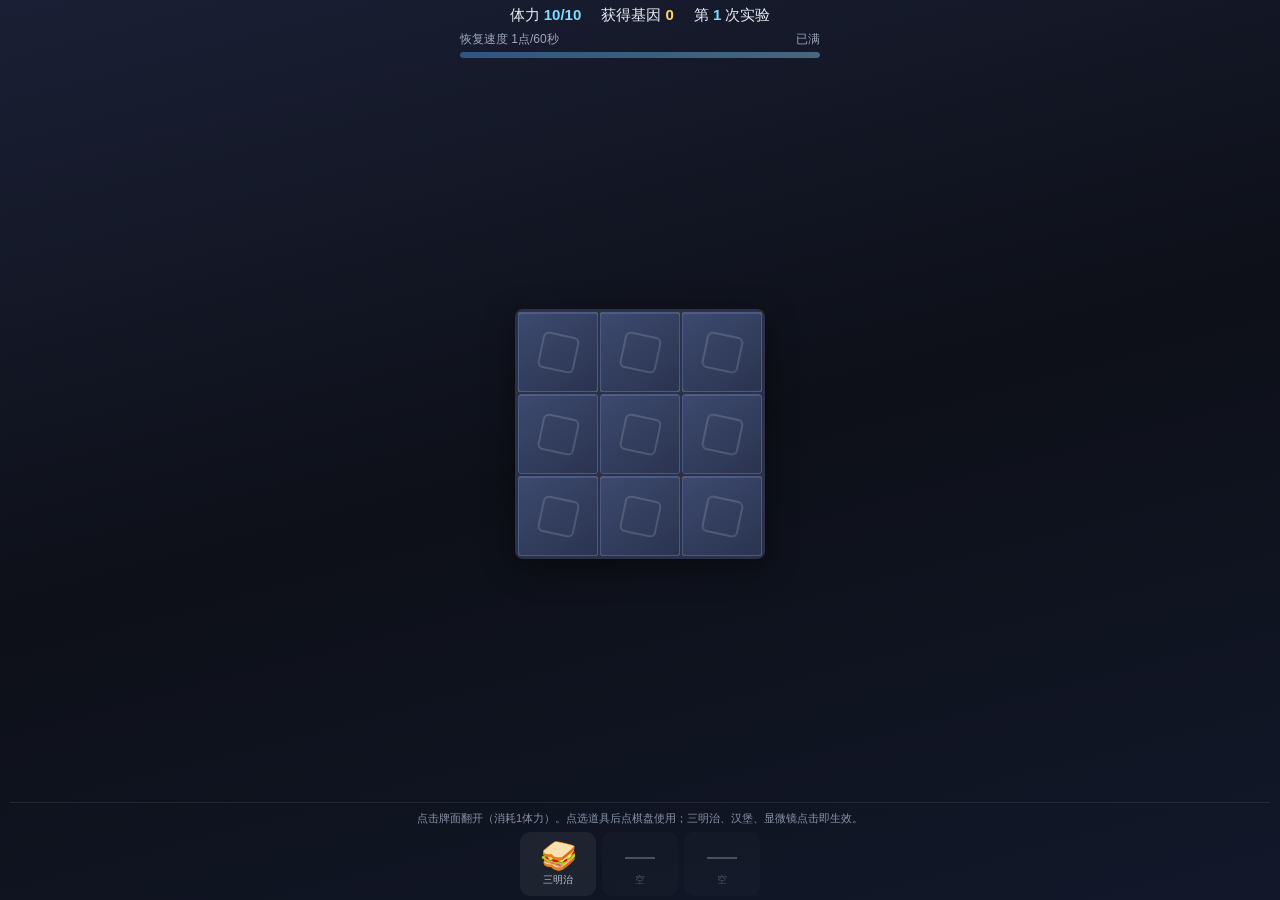
<file: pokey.html>
<!DOCTYPE html>
<html lang="zh-CN">
<head>
  <meta charset="UTF-8" />
  <meta name="viewport" content="width=device-width, initial-scale=1, maximum-scale=1, user-scalable=no, viewport-fit=cover" />
  <meta name="apple-mobile-web-app-capable" content="yes" />
  <title>🧬基因实验室</title>
  <style>
    * { box-sizing: border-box; margin: 0; padding: 0; -webkit-tap-highlight-color: transparent; }
    html, body {
      height: 100%;
      overflow: hidden;
      touch-action: manipulation;
      font-family: "Segoe UI", "PingFang SC", "Microsoft YaHei", sans-serif;
      background: linear-gradient(165deg, #1a1f35 0%, #0d1018 50%, #12182a 100%);
      color: #e8ecf4;
    }
    #app {
      height: 100%;
      max-height: 100dvh;
      display: flex;
      flex-direction: column;
      padding: env(safe-area-inset-top, 8px) 10px env(safe-area-inset-bottom, 8px);
      max-width: 100vw;
      overflow: hidden;
    }
    .hud {
      flex-shrink: 0;
      display: flex;
      flex-direction: column;
      align-items: center;
      gap: 6px;
      padding: 6px 4px 8px;
      font-size: clamp(12px, 3.2vw, 15px);
    }
    .hud-line {
      display: flex;
      justify-content: center;
      align-items: center;
      gap: clamp(8px, 2vw, 20px);
      flex-wrap: wrap;
    }
    .hud-line span { white-space: nowrap; }
    .regen-row {
      width: min(92vw, 360px);
      font-size: clamp(10px, 2.8vw, 12px);
      color: #9aa6bc;
    }
    .regen-label-row {
      display: flex;
      justify-content: space-between;
      align-items: center;
      margin-bottom: 4px;
      gap: 8px;
    }
    .regen-bar-bg {
      height: 6px;
      border-radius: 99px;
      background: rgba(255,255,255,.08);
      overflow: hidden;
    }
    .regen-bar-fill {
      height: 100%;
      width: 0%;
      border-radius: 99px;
      background: linear-gradient(90deg, #3d9eff, #7cdbff);
      transition: width 0.15s linear;
    }
    .hud .accent { color: #7cdbff; font-weight: 600; }
    .hud .gold { color: #ffd56a; font-weight: 600; }
    .board-wrap {
      flex: 1;
      min-height: 0;
      display: flex;
      align-items: center;
      justify-content: center;
      padding: 4px 0;
    }
    #board {
      display: grid;
      gap: 2px;
      background: #2a3148;
      padding: 3px;
      border-radius: 8px;
      box-shadow: 0 8px 32px rgba(0,0,0,.45);
    }
    .cell {
      position: relative;
      border-radius: 4px;
      cursor: pointer;
      user-select: none;
    }
    .cell .under {
      position: absolute;
      inset: 0;
      border-radius: 3px;
      transition: opacity 0.18s ease;
    }
    .cell.empty .under { background: #252b3d; }
    .cell .face {
      position: absolute;
      inset: 0;
      border-radius: 3px;
      display: flex;
      align-items: center;
      justify-content: center;
      font-size: clamp(14px, 4vw, 22px);
      transition: transform 0.2s ease, opacity 0.2s ease;
      backface-visibility: hidden;
    }
    .cell .back {
      background: linear-gradient(145deg, #3d4a6e 0%, #2a3350 100%);
      border: 1px solid #4a5a82;
      box-shadow: inset 0 1px 0 rgba(255,255,255,.12);
    }
    .cell .back::after {
      content: "";
      width: 42%;
      height: 42%;
      border: 2px solid rgba(255,255,255,.15);
      border-radius: 6px;
      transform: rotate(12deg);
    }
    .cell.revealed .back {
      opacity: 0;
      pointer-events: none;
      transform: rotateY(90deg);
    }
    .cell.dim-target .back {
      outline: 2px solid #7cdbff;
      outline-offset: -2px;
    }
    .cell.peek-hint .back {
      opacity: 0.85;
      background: linear-gradient(145deg, rgba(61, 74, 110, 0.92) 0%, rgba(42, 51, 80, 0.9) 100%);
    }
    .cell.peek-hint .back::after {
      opacity: 0.85;
    }
    .cell.pattern-complete {
      z-index: 2;
      border-radius: 6px;
      box-shadow:
        0 0 0 2px rgba(255, 224, 130, 0.98),
        0 0 0 4px rgba(255, 180, 60, 0.35),
        0 0 16px rgba(255, 200, 90, 0.55);
    }
    .cell.pattern-complete .under {
      box-shadow:
        inset 0 0 0 2px rgba(255, 245, 200, 0.95),
        inset 0 2px 10px rgba(0, 0, 0, 0.28);
    }
    .footer {
      flex-shrink: 0;
      padding-top: 8px;
      border-top: 1px solid rgba(255,255,255,.08);
    }
    .footer-hint {
      text-align: center;
      font-size: 11px;
      color: #8892a8;
      margin-bottom: 6px;
      min-height: 14px;
    }
    .items {
      display: flex;
      justify-content: center;
      gap: 6px;
      flex-wrap: nowrap;
      overflow-x: auto;
      padding-bottom: 4px;
      -webkit-overflow-scrolling: touch;
    }
    .item-slot {
      flex: 0 0 auto;
      width: clamp(56px, 18vw, 76px);
      min-height: 64px;
      border-radius: 10px;
      background: rgba(255,255,255,.06);
      border: 2px solid transparent;
      display: flex;
      flex-direction: column;
      align-items: center;
      justify-content: center;
      gap: 2px;
      font-size: 10px;
      color: #b8c0d4;
      cursor: pointer;
      padding: 4px 2px;
    }
    .item-slot.active {
      border-color: #7cdbff;
      background: rgba(124, 219, 255, .12);
      color: #fff;
    }
    .item-slot .emo { font-size: clamp(22px, 7vw, 30px); line-height: 1; }
    .item-slot.empty { opacity: .35; pointer-events: none; }
    .toast {
      position: fixed;
      left: 50%;
      top: 50%;
      transform: translate(-50%, -50%);
      background: rgba(20,24,36,.92);
      color: #fff;
      padding: 12px 20px;
      border-radius: 12px;
      font-size: 14px;
      pointer-events: none;
      opacity: 0;
      transition: opacity 0.25s;
      z-index: 100;
      max-width: 86vw;
      text-align: center;
    }
    .toast.show { opacity: 1; }
  </style>
</head>
<body>
  <div id="app">
    <div class="hud">
      <div class="hud-line">
        <span>体力 <span class="accent" id="staminaText">0/0</span></span>
        <span>获得基因 <span class="gold" id="scoreText">0</span></span>
        <span>第 <span class="accent" id="boardNumText">1</span> 次实验</span>
      </div>
      <div class="regen-row" id="regenBlock">
        <div class="regen-label-row">
          <span id="regenSpeedLabel">恢复速度</span>
          <span id="regenRemainLabel"></span>
        </div>
        <div class="regen-bar-bg"><div class="regen-bar-fill" id="regenFill"></div></div>
      </div>
    </div>
    <div class="board-wrap">
      <div id="board" role="grid"></div>
    </div>
    <div class="footer">
      <div class="footer-hint" id="footerHint">点击牌面翻开（消耗1体力）。点选道具后点棋盘使用；三明治、汉堡、显微镜点击即生效。</div>
      <div class="items" id="itemsBar"></div>
    </div>
  </div>
  <div class="toast" id="toast"></div>
  <script>
(function () {
  'use strict';

  const ITEM_TYPES = ['yizima', 'qingtianzhu', 'shizijia', 'xiangdanqiang', 'tiaotiaoshu', 'shizihou', 'sanmingzhi', 'hanbao', 'weixianjing'];
  const ITEM_DEF = {
    yizima: { name: '一字马', emoji: '🤸' },
    qingtianzhu: { name: '擎天柱', emoji: '🏗️' },
    shizijia: { name: '十字架', emoji: '✝️' },
    xiangdanqiang: { name: '霰弹枪', emoji: '🔫' },
    tiaotiaoshu: { name: '跳跳鼠', emoji: '🐀' },
    shizihou: { name: '狮子吼', emoji: '🦁' },
    sanmingzhi: { name: '三明治', emoji: '🥪' },
    hanbao: { name: '汉堡', emoji: '🍔' },
    weixianjing: { name: '显微镜', emoji: '🔬' },
  };

  const STAMINA_REGEN_MS = 60000;
  const CELL_MAX = 80;
  const HUD_RESERVE = 78;
  const FOOTER_RESERVE = 96;
  const PADDING = 28;

  let rows = 3, cols = 3;
  let patterns = [];
  let cellPattern = [];
  let revealed = [];
  let stamina = 10, staminaMax = 10;
  let lastStaminaTick = Date.now();
  let score = 0;
  let boardIndex = 1;
  let items = [];
  let activeItemSlot = null;
  let expandWideNext = true;
  let toastTimer = null;
  let microscopeChargesAuto = 0;
  let microscopeChargesItem = 0;
  let peekSet = new Set();
  let autoMicroHalfUsedThisBoard = false;

  function key(r, c) { return r + ',' + c; }
  function parseKey(k) { const p = k.split(','); return { r: +p[0], c: +p[1] }; }

  function toast(msg) {
    const el = document.getElementById('toast');
    el.textContent = msg;
    el.classList.add('show');
    clearTimeout(toastTimer);
    toastTimer = setTimeout(function () { el.classList.remove('show'); }, 1600);
  }

  function inBounds(r, c) {
    return r >= 0 && r < rows && c >= 0 && c < cols;
  }

  function neighbors4(r, c) {
    return [[r - 1, c], [r + 1, c], [r, c - 1], [r, c + 1]].filter(function (x) { return inBounds(x[0], x[1]); });
  }

  function neighbors8(r, c) {
    const out = [];
    for (let dr = -1; dr <= 1; dr++) {
      for (let dc = -1; dc <= 1; dc++) {
        if (!dr && !dc) continue;
        const nr = r + dr, nc = c + dc;
        if (inBounds(nr, nc)) out.push([nr, nc]);
      }
    }
    return out;
  }

  function shuffle(arr) {
    for (let i = arr.length - 1; i > 0; i--) {
      const j = Math.floor(Math.random() * (i + 1));
      const t = arr[i]; arr[i] = arr[j]; arr[j] = t;
    }
    return arr;
  }

  function buildForbidden(occupiedSet) {
    const forbidden = new Set();
    occupiedSet.forEach(function (k) {
      const { r, c } = parseKey(k);
      neighbors8(r, c).forEach(function (x) {
        forbidden.add(key(x[0], x[1]));
      });
    });
    return forbidden;
  }

  function tryGrowPolyomino(seedR, seedC, forbidden, occupied) {
    const sk = key(seedR, seedC);
    if (occupied.has(sk) || forbidden.has(sk)) return null;
    let targetSize = 2 + Math.floor(Math.random() * 5);
    if (Math.random() < 0.5) targetSize = 2 + Math.floor(Math.random() * 2);
    const cells = new Set([sk]);
    const cand = [];
    function addCand(r, c) {
      neighbors4(r, c).forEach(function (x) {
        const k = key(x[0], x[1]);
        if (!cells.has(k) && !occupied.has(k) && !forbidden.has(k)) cand.push(k);
      });
    }
    addCand(seedR, seedC);
    while (cells.size < targetSize && cand.length) {
      const pick = cand.splice(Math.floor(Math.random() * cand.length), 1)[0];
      if (cells.has(pick) || occupied.has(pick) || forbidden.has(pick)) continue;
      cells.add(pick);
      const p = parseKey(pick);
      addCand(p.r, p.c);
    }
    if (cells.size < 2) return null;
    return cells;
  }

  function generatePatternsOnce() {
    patterns = [];
    const occupied = new Set();
    let guard = 0;
    while (guard++ < 8000) {
      const forbidden = buildForbidden(occupied);
      const seeds = [];
      for (let r = 0; r < rows; r++) {
        for (let c = 0; c < cols; c++) {
          const k = key(r, c);
          if (!occupied.has(k) && !forbidden.has(k)) seeds.push([r, c]);
        }
      }
      if (!seeds.length) break;
      shuffle(seeds);
      let placed = false;
      for (let s = 0; s < seeds.length && !placed; s++) {
        const grown = tryGrowPolyomino(seeds[s][0], seeds[s][1], forbidden, occupied);
        if (!grown) continue;
        const colorHue = Math.floor(360 * Math.random());
        patterns.push({ id: patterns.length, cells: grown, hue: colorHue, completedBonus: false });
        grown.forEach(function (k) { occupied.add(k); });
        placed = true;
      }
      if (!placed) break;
    }
    cellPattern = [];
    for (let r = 0; r < rows; r++) {
      cellPattern[r] = [];
      for (let c = 0; c < cols; c++) cellPattern[r][c] = -1;
    }
    patterns.forEach(function (p) {
      p.cells.forEach(function (k) {
        const { r, c } = parseKey(k);
        cellPattern[r][c] = p.id;
      });
    });
  }

  function emergencyTwoPatterns() {
    patterns = [];
    const plans = [
      [ [[0, 0], [0, 1]], [[2, 2], [2, 1]] ],
      [ [[2, 0], [2, 1]], [[0, 2], [0, 1]] ],
      [ [[0, 0], [1, 0]], [[2, 2], [1, 2]] ],
    ];
    const pick = plans[Math.floor(Math.random() * plans.length)];
    for (let i = 0; i < 2; i++) {
      const cells = new Set();
      pick[i].forEach(function (x) {
        if (inBounds(x[0], x[1])) cells.add(key(x[0], x[1]));
      });
      if (cells.size >= 2) {
        const hue = Math.floor(360 * Math.random());
        patterns.push({ id: patterns.length, cells: cells, hue: hue, completedBonus: false });
      }
    }
    cellPattern = [];
    for (let r = 0; r < rows; r++) {
      cellPattern[r] = [];
      for (let c = 0; c < cols; c++) cellPattern[r][c] = -1;
    }
    patterns.forEach(function (p) {
      p.cells.forEach(function (k) {
        const { r, c } = parseKey(k);
        if (inBounds(r, c)) cellPattern[r][c] = p.id;
      });
    });
  }

  function generatePatterns() {
    let tries = 0;
    do {
      generatePatternsOnce();
      tries++;
    } while (patterns.length < 2 && tries < 100);
    if (patterns.length < 2) emergencyTwoPatterns();
  }

  function fitsScreen(nr, nc, cellPx) {
    const w = window.innerWidth - PADDING;
    const h = window.innerHeight - HUD_RESERVE - FOOTER_RESERVE - PADDING;
    return nc * cellPx + (nc - 1) * 2 + 6 <= w && nr * cellPx + (nr - 1) * 2 + 6 <= h;
  }

  function computeCellSize(nr, nc) {
    const w = window.innerWidth - PADDING;
    const h = window.innerHeight - HUD_RESERVE - FOOTER_RESERVE - PADDING;
    const byW = Math.floor((w - 6 - (nc - 1) * 2) / nc);
    const byH = Math.floor((h - 6 - (nr - 1) * 2) / nr);
    return Math.max(28, Math.min(CELL_MAX, byW, byH));
  }

  function maxExpandDims() {
    let br = rows, bc = cols;
    let wide = expandWideNext;
    for (let step = 0; step < 40; step++) {
      const nr = br + (wide ? 0 : 1);
      const nc = bc + (wide ? 1 : 0);
      const px = computeCellSize(nr, nc);
      if (!fitsScreen(nr, nc, px)) break;
      br = nr; bc = nc;
      wide = !wide;
    }
    return { maxR: br, maxC: bc };
  }

  function applyStaminaRegen() {
    const now = Date.now();
    if (stamina >= staminaMax) {
      lastStaminaTick = now;
      return;
    }
    let delta = now - lastStaminaTick;
    const gained = Math.floor(delta / STAMINA_REGEN_MS);
    if (gained > 0) {
      stamina = Math.min(staminaMax, stamina + gained);
      lastStaminaTick += gained * STAMINA_REGEN_MS;
    }
  }

  function allPatternsRevealed() {
    for (let pi = 0; pi < patterns.length; pi++) {
      const p = patterns[pi];
      for (const k of p.cells) {
        const { r, c } = parseKey(k);
        if (!revealed[r][c]) return false;
      }
    }
    return true;
  }

  function checkPatternComplete() {
    patterns.forEach(function (p) {
      let ok = true;
      for (const k of p.cells) {
        const { r, c } = parseKey(k);
        if (!revealed[r][c]) { ok = false; break; }
      }
      if (ok && !p.completedBonus) {
        p.completedBonus = true;
        const n = p.cells.size;
        stamina = Math.min(staminaMax, stamina + n);
        score += 1;
        toast('图案完成！+' + n + ' 体力，+1 分');
      }
    });
  }

  function microscopeChargesTotal() {
    return microscopeChargesAuto + microscopeChargesItem;
  }

  function tryAutoMicroscopeFromLowStamina() {
    if (autoMicroHalfUsedThisBoard) return;
    if (staminaMax <= 0) return;
    if (stamina >= staminaMax / 2) return;
    autoMicroHalfUsedThisBoard = true;
    microscopeChargesAuto += 5;
    toast('体力偏低：已自动获得显微镜窥视×5');
  }

  function revealCell(r, c) {
    if (!inBounds(r, c)) return false;
    if (revealed[r][c]) return false;
    revealed[r][c] = true;
    peekSet.delete(key(r, c));
    return true;
  }

  function revealMany(list) {
    let n = 0;
    list.forEach(function (x) {
      if (revealCell(x[0], x[1])) n++;
    });
    if (n) checkPatternComplete();
    return n;
  }

  function tryNormalFlip(r, c) {
    applyStaminaRegen();
    if (stamina <= 0) {
      toast('体力不足');
      return false;
    }
    if (revealed[r][c]) return false;
    stamina -= 1;
    revealCell(r, c);
    checkPatternComplete();
    tryAutoMicroscopeFromLowStamina();
    renderHud();
    renderBoard();
    maybeAdvanceBoard();
    return true;
  }

  function maybeAdvanceBoard() {
    if (!allPatternsRevealed()) return;
    staminaMax += 1;
    stamina = staminaMax;
    lastStaminaTick = Date.now();
    const lim = maxExpandDims();
    if (expandWideNext) {
      if (cols < lim.maxC) cols += 1;
      else if (rows < lim.maxR) rows += 1;
    } else {
      if (rows < lim.maxR) rows += 1;
      else if (cols < lim.maxC) cols += 1;
    }
    expandWideNext = !expandWideNext;
    boardIndex += 1;
    grantRandomItem();
    resetBoardState();
    toast('棋盘清空！体力上限+1，体力已补满');
    renderAll();
  }

  function resetBoardState() {
    autoMicroHalfUsedThisBoard = false;
    microscopeChargesAuto = 0;
    revealed = [];
    peekSet = new Set();
    for (let r = 0; r < rows; r++) {
      revealed[r] = [];
      for (let c = 0; c < cols; c++) revealed[r][c] = false;
    }
    generatePatterns();
  }

  function grantRandomItem() {
    const t = ITEM_TYPES[Math.floor(Math.random() * ITEM_TYPES.length)];
    items.push(t);
    if (items.length > 3) items.shift();
  }

  function consumeActiveItem() {
    if (activeItemSlot !== null && activeItemSlot >= 0 && activeItemSlot < items.length) {
      items.splice(activeItemSlot, 1);
    }
    activeItemSlot = null;
    setFooterHint();
  }

  function isInstantItem(t) {
    return t === 'sanmingzhi' || t === 'hanbao' || t === 'weixianjing';
  }

  function isBoardTargetItem(t) {
    return t && !isInstantItem(t);
  }

  function applyMicroscopePeek(r, c) {
    if (microscopeChargesTotal() <= 0) return;
    if (microscopeChargesAuto > 0) microscopeChargesAuto -= 1;
    else microscopeChargesItem -= 1;
    neighbors8(r, c).forEach(function (x) {
      const nr = x[0], nc = x[1];
      if (!revealed[nr][nc]) peekSet.add(key(nr, nc));
    });
    if (microscopeChargesTotal() === 0) toast('显微镜：窥视次数已用尽');
  }

  function setFooterHint() {
    const el = document.getElementById('footerHint');
    const microPrefix = microscopeChargesTotal() > 0
      ? '显微镜：剩余 ' + microscopeChargesTotal() + ' 次窥视（点击棋盘，周围未翻牌半透明）。'
      : '';
    const idleTail = '点击牌面翻开（消耗1体力）。点选道具后点棋盘使用；三明治、汉堡、显微镜点击即生效。';
    if (activeItemSlot !== null && items[activeItemSlot] && isBoardTargetItem(items[activeItemSlot])) {
      const t = items[activeItemSlot];
      el.textContent = microPrefix + '已选择「' + ITEM_DEF[t].name + '」：请点击棋盘生效（不消耗体力）';
    } else {
      el.textContent = microPrefix + idleTail;
    }
  }

  function applyInstantItem(slotIndex) {
    const t = items[slotIndex];
    if (t === 'sanmingzhi') {
      tryAutoMicroscopeFromLowStamina();
      stamina = Math.min(staminaMax, stamina + 5);
      toast('三明治：+5 体力');
      tryAutoMicroscopeFromLowStamina();
    } else if (t === 'hanbao') {
      tryAutoMicroscopeFromLowStamina();
      stamina = staminaMax;
      lastStaminaTick = Date.now();
      toast('汉堡：体力已补满');
    } else if (t === 'weixianjing') {
      microscopeChargesItem += 5;
      toast('显微镜：接下来5次点击可窥视周围牌下图案');
    } else {
      return;
    }
    items.splice(slotIndex, 1);
    if (activeItemSlot === slotIndex) activeItemSlot = null;
    else if (activeItemSlot !== null && activeItemSlot > slotIndex) activeItemSlot -= 1;
    renderHud();
    renderItems();
    renderBoard();
    setFooterHint();
  }

  function orthoLineThroughClick(r, c, maxHalf) {
    const set = new Set();
    for (let d = -maxHalf; d <= maxHalf; d++) {
      const rr = r + d, cc = c;
      if (inBounds(rr, cc)) set.add(key(rr, cc));
    }
    for (let d = -maxHalf; d <= maxHalf; d++) {
      const rr = r, cc = c + d;
      if (inBounds(rr, cc)) set.add(key(rr, cc));
    }
    set.delete(key(r, c));
    const out = [];
    set.forEach(function (k) {
      const p = parseKey(k);
      out.push([p.r, p.c]);
    });
    return out;
  }

  function rowLineMax5(r, c) {
    const all = [];
    for (let cc = 0; cc < cols; cc++) all.push([r, cc]);
    if (all.length <= 5) return all;
    const out = [];
    for (let d = -2; d <= 2; d++) {
      const nc = c + d;
      if (inBounds(r, nc)) out.push([r, nc]);
    }
    return out;
  }

  function colLineMax5(r, c) {
    const all = [];
    for (let rr = 0; rr < rows; rr++) all.push([rr, c]);
    if (all.length <= 5) return all;
    const out = [];
    for (let d = -2; d <= 2; d++) {
      const nr = r + d;
      if (inBounds(nr, c)) out.push([nr, c]);
    }
    return out;
  }

  function itemYizima(r, c) {
    return rowLineMax5(r, c);
  }

  function itemQingtianzhu(r, c) {
    return colLineMax5(r, c);
  }

  function itemShizijia(r, c) {
    return orthoLineThroughClick(r, c, 5);
  }

  function itemXiangdanqiang(r, c) {
    const pool = [];
    for (let dr = -1; dr <= 1; dr++) {
      for (let dc = -1; dc <= 1; dc++) {
        const rr = r + dr, cc = c + dc;
        if (inBounds(rr, cc)) pool.push([rr, cc]);
      }
    }
    if (!pool.length) return [];
    const skip = pool[Math.floor(Math.random() * pool.length)];
    return pool.filter(function (x) { return !(x[0] === skip[0] && x[1] === skip[1]); });
  }

  function runTiaotiaoshu(r, c) {
    let cr = r;
    let cc = c;
    for (let step = 0; step < 3; step++) {
      const ring = neighbors8(cr, cc).filter(function (x) { return !revealed[x[0]][x[1]]; });
      if (!ring.length) break;
      const pick = ring[Math.floor(Math.random() * ring.length)];
      revealCell(pick[0], pick[1]);
      cr = pick[0];
      cc = pick[1];
    }
    checkPatternComplete();
  }

  function perpOffsetsForDiagonal(dr, dc) {
    if (dr === 1 && dc === 1) return [[1, -1], [-1, 1]];
    if (dr === 1 && dc === -1) return [[1, 1], [-1, -1]];
    if (dr === -1 && dc === 1) return [[-1, -1], [1, 1]];
    if (dr === -1 && dc === -1) return [[-1, 1], [1, -1]];
    return [[0, 1], [0, -1]];
  }

  function itemShizihou(r, c) {
    const diags = [[1, 1], [1, -1], [-1, 1], [-1, -1]];
    const orth = [[1, 0], [-1, 0], [0, 1], [0, -1]];
    shuffle(diags);
    shuffle(orth);
    const useDiag = Math.random() < 0.5;
    const dirs = useDiag ? diags : orth;
    for (let di = 0; di < dirs.length; di++) {
      const d = dirs[di];
      const cells = new Set();
      if (useDiag) {
        const A = [r + d[0], c + d[1]];
        if (!inBounds(A[0], A[1])) continue;
        cells.add(key(r, c));
        cells.add(key(A[0], A[1]));
        const offs = perpOffsetsForDiagonal(d[0], d[1]);
        offs.forEach(function (o) {
          const B = [A[0] + o[0], A[1] + o[1]];
          if (inBounds(B[0], B[1])) cells.add(key(B[0], B[1]));
        });
      } else {
        cells.add(key(r, c));
        const p = [r - d[0], c - d[1]];
        const q = [r + d[0], c + d[1]];
        if (inBounds(p[0], p[1])) cells.add(key(p[0], p[1]));
        if (inBounds(q[0], q[1])) cells.add(key(q[0], q[1]));
      }
      if (cells.size) {
        const out = [];
        cells.forEach(function (k) {
          const p = parseKey(k);
          out.push([p.r, p.c]);
        });
        return out;
      }
    }
    return [[r, c]];
  }

  function applyItemAt(r, c) {
    if (activeItemSlot === null || !items[activeItemSlot]) return;
    const activeItem = items[activeItemSlot];
    if (activeItem === 'tiaotiaoshu') {
      runTiaotiaoshu(r, c);
    } else {
      let coords = [];
      if (activeItem === 'yizima') coords = itemYizima(r, c);
      else if (activeItem === 'qingtianzhu') coords = itemQingtianzhu(r, c);
      else if (activeItem === 'shizijia') coords = itemShizijia(r, c);
      else if (activeItem === 'xiangdanqiang') coords = itemXiangdanqiang(r, c);
      else if (activeItem === 'shizihou') coords = itemShizihou(r, c);
      revealMany(coords);
    }
    consumeActiveItem();
    tryAutoMicroscopeFromLowStamina();
    renderHud();
    renderBoard();
    renderItems();
    maybeAdvanceBoard();
  }

  function onCellClick(r, c) {
    if (activeItemSlot !== null && items[activeItemSlot] && isBoardTargetItem(items[activeItemSlot])) {
      applyItemAt(r, c);
      return;
    }
    const hadMicro = microscopeChargesTotal() > 0;
    if (hadMicro) applyMicroscopePeek(r, c);
    const flipped = tryNormalFlip(r, c);
    if (hadMicro && !flipped) {
      renderHud();
      renderBoard();
    }
    if (hadMicro) setFooterHint();
  }

  function renderHud() {
    applyStaminaRegen();
    document.getElementById('staminaText').textContent = stamina + '/' + staminaMax;
    document.getElementById('scoreText').textContent = String(score);
    document.getElementById('boardNumText').textContent = String(boardIndex);
    const sec = Math.round(STAMINA_REGEN_MS / 1000);
    const speedLabel = document.getElementById('regenSpeedLabel');
    const remainLabel = document.getElementById('regenRemainLabel');
    const fill = document.getElementById('regenFill');
    speedLabel.textContent = '恢复速度 1点/' + sec + '秒';
    if (stamina >= staminaMax) {
      remainLabel.textContent = '已满';
      fill.style.width = '100%';
      fill.style.opacity = '0.35';
    } else {
      fill.style.opacity = '1';
      const elapsed = Date.now() - lastStaminaTick;
      const pct = Math.min(100, (elapsed / STAMINA_REGEN_MS) * 100);
      fill.style.width = pct + '%';
      const msLeft = Math.max(0, STAMINA_REGEN_MS - elapsed);
      const sLeft = Math.ceil(msLeft / 1000);
      remainLabel.textContent = '下一点约 ' + sLeft + ' 秒';
    }
  }

  function renderBoard() {
    const board = document.getElementById('board');
    const px = computeCellSize(rows, cols);
    board.style.gridTemplateColumns = 'repeat(' + cols + ', ' + px + 'px)';
    board.style.gridTemplateRows = 'repeat(' + rows + ', ' + px + 'px)';
    board.innerHTML = '';
    for (let r = 0; r < rows; r++) {
      for (let c = 0; c < cols; c++) {
        const cell = document.createElement('div');
        cell.className = 'cell';
        cell.style.width = px + 'px';
        cell.style.height = px + 'px';
        const pid = cellPattern[r][c];
        const under = document.createElement('div');
        under.className = 'under';
        if (pid < 0) {
          cell.classList.add('empty');
        } else {
          const p = patterns[pid];
          under.style.background = 'hsl(' + p.hue + ', 62%, 48%)';
          under.style.boxShadow = 'inset 0 2px 8px rgba(0,0,0,.25)';
        }
        const back = document.createElement('div');
        back.className = 'face back';
        if (activeItemSlot !== null && items[activeItemSlot] && isBoardTargetItem(items[activeItemSlot])) cell.classList.add('dim-target');
        if (peekSet.has(key(r, c)) && !revealed[r][c]) {
          cell.classList.add('peek-hint');
        }
        if (pid >= 0 && patterns[pid] && patterns[pid].completedBonus) {
          cell.classList.add('pattern-complete');
        }
        if (revealed[r][c]) {
          cell.classList.add('revealed');
        }
        cell.appendChild(under);
        cell.appendChild(back);
        cell.addEventListener('click', function () { onCellClick(r, c); });
        board.appendChild(cell);
      }
    }
  }

  function renderItems() {
    const bar = document.getElementById('itemsBar');
    bar.innerHTML = '';
    for (let i = 0; i < 3; i++) {
      const slot = document.createElement('div');
      slot.className = 'item-slot' + (!items[i] ? ' empty' : '');
      if (items[i]) {
        const def = ITEM_DEF[items[i]];
        slot.innerHTML = '<span class="emo">' + def.emoji + '</span><span>' + def.name + '</span>';
        if (activeItemSlot === i) slot.classList.add('active');
        slot.addEventListener('click', function (e) {
          e.stopPropagation();
          if (!items[i]) return;
          const t = items[i];
          if (isInstantItem(t)) {
            applyInstantItem(i);
            return;
          }
          activeItemSlot = activeItemSlot === i ? null : i;
          setFooterHint();
          renderItems();
          renderBoard();
        });
      } else {
        slot.innerHTML = '<span class="emo">—</span><span>空</span>';
      }
      bar.appendChild(slot);
    }
  }

  function renderAll() {
    renderHud();
    renderBoard();
    renderItems();
    setFooterHint();
  }

  function init() {
    items = [];
    grantRandomItem();
    resetBoardState();
    renderAll();
  }

  window.addEventListener('resize', function () {
    renderBoard();
  });

  setInterval(function () {
    const prev = stamina;
    renderHud();
    if (stamina !== prev) renderBoard();
  }, 500);

  init();
})();
  </script>
</body>
</html>
</file>
<file: cb/style.css>
*{box-sizing:border-box}body{margin:0;background:#e5e9df;color:#675648;font-family:"Microsoft YaHei",system-ui,sans-serif}main{max-width:430px;min-height:100vh;margin:auto;padding:14px 14px 20px;background:#f4eedf}button,select{font:inherit;color:inherit;border:1.5px solid #bca889;border-radius:9px;background:#fff9ec;cursor:pointer;min-height:36px;padding:6px 11px}button:active{transform:translateY(1px)}button:focus-visible,select:focus-visible{outline:3px solid #557b6e;outline-offset:2px}button:disabled{cursor:default;opacity:.58}header{display:flex;justify-content:space-between;align-items:center;margin-bottom:9px}header small{font-size:9px;letter-spacing:1.4px;color:#9b8b75}h1{font-size:23px;margin:3px 0 0;letter-spacing:2px}h1 span{font-size:10px;letter-spacing:0;margin-left:10px;color:#9b8b75}header button{border-radius:50%;width:35px;height:35px;min-height:35px;font-weight:bold}nav{display:flex;gap:7px}nav select{flex:1;min-width:0;font-size:12px}nav button{font-size:12px}.meter{display:grid;grid-template-columns:1fr auto;gap:4px 10px;margin:10px 3px 0}.meter>div:first-child{display:flex;justify-content:space-between;font-size:10px}.meter b{font-size:11px}progress{grid-column:1;grid-row:2;width:100%;height:9px;appearance:none;border:none;border-radius:9px;overflow:hidden;background:#ded8c6}progress::-webkit-progress-bar{background:#ded8c6}progress::-webkit-progress-value{background:#93aa7c}progress::-moz-progress-bar{background:#93aa7c}.combo{grid-column:2;grid-row:1/3;display:flex;gap:5px;align-items:center;font-size:10px}.combo strong{font-size:22px;color:#9e674e}.combo b{color:#7b8a65}canvas{display:block;width:100%;height:auto;aspect-ratio:390/500;touch-action:pan-y}#exposed-row{display:flex;align-items:center;gap:8px;font-size:9px;margin:-4px 4px 10px}#exposed{display:flex;gap:5px;flex-wrap:wrap}#exposed span{background:var(--chip);border:1px solid #a3967f;border-radius:5px;padding:3px 5px;color:#504c44}.queue-label{display:flex;align-items:center;justify-content:space-between;margin:0 4px 7px}h2{font-size:16px;margin:0}.queue-label h2{font-size:13px}.queue-label>span{font-size:9px;color:#92826b}#queues{display:grid;grid-template-columns:repeat(3,1fr);gap:12px}.lane{text-align:center;background:#ece5d4;border-radius:12px;padding:5px 4px 4px}.head{width:100%;min-height:80px;padding:9px 1px 2px;border-color:#aa9d80;background:#fff7e8;display:flex;align-items:center;flex-direction:column;gap:3px}.guest-name{font-size:10px}.appetite{font-size:9px;color:#99836a}.guest-icon{position:relative;display:inline-block;border:1.5px solid var(--ink);background:var(--body);border-radius:42% 42% 48% 48%;width:34px;height:30px;color:var(--ink);flex-shrink:0}.guest-icon b{position:absolute;left:13px;top:2px;font-size:9px}.guest-icon em{font-style:normal;font-size:10px;position:absolute;top:13px;left:5px}.guest-icon:before,.guest-icon:after{content:"";position:absolute;top:-6px;width:10px;height:12px;border:1px solid var(--ink);background:var(--body);border-radius:8px}.guest-icon:before{left:1px}.guest-icon:after{right:1px}.t1:before,.t1:after{background:#e8d5b1;border-radius:2px;transform:rotate(15deg)}.t2:before,.t2:after{border-radius:100% 0;transform:rotate(-15deg)}.t3:before{left:13px;width:7px;height:8px;background:#8a9970}.t3:after{display:none}.followers{display:flex;justify-content:center;align-items:center;gap:8px;min-height:37px;margin-top:5px}.followers .guest-icon{transform:scale(.72);margin:0 -5px}.lane small,.empty{font-size:9px;color:#9a8c77}#hint{font-size:11px;text-align:center;min-height:17px;margin:9px 0;color:#7c8068}.warning{color:#a2694e!important}footer{border-top:1px solid #ddd0b9;padding-top:8px;display:flex;align-items:center;justify-content:space-between;gap:5px;font-size:9px;color:#998b75}footer label{display:flex;align-items:center;gap:2px}footer button{min-height:27px;padding:3px 7px;font-size:9px}footer input{accent-color:#839970}details{font-size:11px;color:#95836e;margin-top:10px}details p{line-height:1.8}dialog{border:2px solid #b19b79;border-radius:17px;background:#fff8e9;color:#675648;max-width:365px;width:calc(100% - 32px);padding:23px}dialog::backdrop{background:#49483c66}dialog h2{font-size:25px;margin:7px 0 14px}.tag{font-size:10px;color:#9d8b70;letter-spacing:1px}dialog ol{padding-left:20px;font-size:13px;line-height:1.9}dialog p{font-size:13px;line-height:1.8}.fine{font-size:11px!important;color:#9c8b75}.primary{background:#aabc91;border-color:#7e9168;color:#435536}.actions{display:flex;gap:10px}button.primary{font-weight:bold}@media(max-width:360px){main{padding:10px}.followers{gap:3px}footer>span{display:none}}@media(prefers-reduced-motion:reduce){button:active{transform:none}}

.stage-tip{font-size:10px;color:#96866e;margin:8px 3px 0;line-height:1.6}
</file>
<file: dark/style.css>
:root{--ink:#263e3b;--muted:#7a877d;--paper:#f5f2e9;--line:#dcded0;--green:#345e4e;--orange:#bd5b38}*{box-sizing:border-box}body{margin:0;background:var(--paper);color:var(--ink);font-family:"Microsoft YaHei",system-ui,sans-serif;font-size:13px}button{font:inherit;cursor:pointer;border:1px solid var(--line);background:#fffdf5;color:var(--ink);border-radius:5px;padding:8px 12px;transition:background .15s}button:hover{background:#e8eedb}button:focus-visible{outline:3px solid #de9153}button:disabled{opacity:.45;cursor:not-allowed}header{max-width:1480px;margin:auto;height:80px;display:flex;align-items:center;justify-content:space-between;padding:0 32px}.brand{display:flex;gap:12px;align-items:center}.brand-icon{font-size:33px;color:var(--orange)}.brand b{font-size:20px;letter-spacing:2px}.brand small{display:block;font-size:9px;letter-spacing:2px;margin-top:4px;color:var(--muted)}nav{display:flex;gap:6px}nav button{background:transparent;border-color:transparent;font-size:12px}.banner{margin:0 auto;max-width:1416px;min-height:162px;border-radius:9px;position:relative;overflow:hidden;background:#223e38 url('assets/cavern.png') center 48%/cover;display:flex;align-items:center;justify-content:space-between;padding:26px 38px;color:#fff3d2}.banner:before{content:"";position:absolute;inset:0;background:linear-gradient(90deg,rgba(16,38,33,.94),rgba(16,38,33,.5) 53%,rgba(16,38,33,.12))}.banner>div{position:relative}.eyebrow{font-size:10px;letter-spacing:3px;color:#c3d5ac}h1{font-size:34px;margin:10px 0;letter-spacing:3px}.banner p{margin:0;color:#d2dcc5;font-size:12px}.banner-tag{border:1px solid #bcc6a580;background:#1a352d9c;padding:12px 18px;letter-spacing:3px;text-align:center}.banner-tag span{display:block;font-size:9px;letter-spacing:1px;margin-top:8px}main{max-width:1480px;margin:auto;padding:22px 32px}.stats{display:grid;grid-template-columns:repeat(4,1fr);border:1px solid var(--line);background:#fffdf6;border-radius:7px;margin-bottom:22px}.stats>div{padding:14px 22px;display:grid;grid-template-columns:1fr 1fr;gap:4px;border-right:1px solid var(--line)}.stats>div:last-child{border:0}.stats small{align-self:center;font-size:11px}.stats strong{text-align:right;font-size:24px;font-family:Consolas,monospace}.stats span{font-size:10px;color:var(--muted);grid-column:span 2}.layout{display:grid;grid-template-columns:210px minmax(480px,1fr) 238px;gap:18px;align-items:start}.panel{background:#fffdf7;border:1px solid var(--line);border-radius:7px}.toolbox,.kitchen{padding:18px}.panel-title{display:flex;align-items:center;justify-content:space-between}.panel-title h2{font-size:14px;margin:0}.panel-title>span{font-size:8px;letter-spacing:2px;color:#93a08e}#tools{display:grid;gap:7px;margin-top:18px}.tool{text-align:left;display:flex;gap:10px;padding:10px}.tool.active{background:#e5ecd8;border-color:#7c9572;box-shadow:inset 3px 0 var(--green)}.tool .icon{font-size:22px;min-width:27px}.tool b{display:block;font-size:12px}.tool small{display:block;color:var(--muted);font-size:9px;margin-top:3px}.hint{color:var(--muted);font-size:10px;line-height:1.8;margin:14px 0}.section-title{border-top:1px solid var(--line);padding-top:18px;margin-top:18px}.research{width:100%;margin-top:9px;text-align:left;font-size:11px}.research span{float:right;color:var(--orange);font-size:10px}.research small{display:block;color:var(--muted);font-size:9px;margin-top:5px}.inspect{background:#f1f1e6;padding:12px;margin-top:16px;font-size:11px;line-height:1.9;min-height:70px}.inspect button{padding:4px 6px;font-size:10px;margin:5px 4px 0 0}.map-head{padding:12px 16px;display:flex;align-items:center;justify-content:space-between}.map-head small{font-size:10px;color:var(--muted)}.map-head button{padding:6px 9px;font-size:11px}.primary{background:var(--green);color:white;border-color:var(--green)}.primary:hover{background:#46765e}.live-dot{display:inline-block;width:6px;height:6px;border-radius:100%;background:#b88546;margin-right:7px}.canvas-wrap{position:relative;background:#1b2b30}canvas{display:block;width:100%;image-rendering:pixelated;cursor:crosshair;touch-action:none}#toast{position:absolute;bottom:18px;left:50%;transform:translateX(-50%);padding:10px 18px;border-radius:4px;color:#fff6d9;background:#253e35ed;pointer-events:none;white-space:nowrap;opacity:0;transition:opacity .2s;font-size:12px}.map-footer{display:flex;justify-content:space-between;padding:11px 15px;font-size:9px;color:var(--muted);border-bottom:1px solid var(--line)}.violet{color:#8b6a9e}.forecast{display:flex;align-items:center;justify-content:space-between;padding:15px 17px;background:#f1f2e7}.forecast small{display:block;font-size:9px;color:var(--muted);margin-bottom:5px}.forecast b{font-size:12px}.forecast>span{font-size:10px;color:#8f765a}.log-head{display:flex;justify-content:space-between;align-items:center;padding:14px 17px 4px}.log-head h3{font-size:12px;margin:0}.log-head span{font-size:9px;color:var(--muted)}#log{padding:8px 17px 15px;height:108px;overflow:auto;font-size:10px;line-height:1.9;color:#68786b}.subtitle{font-size:10px;line-height:1.9;color:var(--muted);margin:14px 0}.recipe-card{border:1px solid var(--line);border-radius:5px;margin-bottom:10px;padding:11px;background:#faf8ef}.recipe-top{display:flex;align-items:center;gap:9px}.recipe-top canvas{width:40px;height:40px}.recipe-top b{font-size:12px}.recipe-top small{display:block;font-size:9px;color:var(--muted);margin-top:4px}.recipe-card p{font-size:9px;color:var(--muted);line-height:1.7;margin:8px 0}.recipe-actions{display:flex;gap:5px}.recipe-actions button{font-size:10px;padding:6px;flex:1}.recipe-actions button.active{background:#e5ecd8;border-color:#7c9572}.queue{font-size:10px;color:var(--muted);padding:10px 0;line-height:2}.queue progress{width:100%;height:6px;accent-color:#567a56}.tip-card{margin-top:12px;background:#ebefdf;padding:15px;border-radius:5px}.tip-card>span{font-size:9px;letter-spacing:1px;color:#82906b}.tip-card h3{font-size:13px;line-height:1.5}.tip-card p,.objective p{font-size:10px;line-height:1.9;color:#7c856d}.spell{width:100%;margin-top:15px;background:#f0e7ef;border-color:#d6c6d4;color:#76537d;font-weight:bold}.spell small{font-weight:normal;display:block;margin-top:5px;font-size:9px}.objective{margin-top:17px;border-top:1px solid var(--line);padding-top:15px}.objective small{font-size:9px;color:var(--muted)}.objective b{display:block;font-size:11px;margin-top:7px}footer{max-width:1416px;margin:0 auto;padding:0 0 24px;color:#929989;font-size:10px;display:flex;justify-content:space-between}dialog{border:1px solid #c8cfb7;border-radius:9px;background:#fffdf3;color:var(--ink);max-width:560px;padding:32px;line-height:1.9;box-shadow:0 16px 90px #142b3860}dialog::backdrop{background:#152e34aa;backdrop-filter:blur(4px)}dialog h2{font-size:23px}.close{position:absolute;right:12px;top:10px;border:0;font-size:20px;background:transparent}dialog li{margin-bottom:8px}dialog p{color:#72806c}@media(min-width:1500px){.layout{grid-template-columns:220px minmax(480px,1fr) 250px}}@media(max-width:1120px){.layout{grid-template-columns:175px minmax(400px,1fr)}.kitchen{grid-column:span 2;display:grid;grid-template-columns:1fr 2fr;gap:12px}#recipes{grid-row:span 4}.tip-card,.objective{display:none}main{padding:18px}.banner{margin:0 18px}header{padding:0 18px}.stats>div{padding:12px}.banner-tag{display:none}}@media(max-width:650px){header{height:auto;padding:15px;align-items:start}.brand b{font-size:15px}nav{flex-wrap:wrap;max-width:155px;justify-content:end}nav button{font-size:9px;padding:4px}.banner{padding:24px}.banner h1{font-size:27px}.banner p{max-width:250px;line-height:1.8}.stats{grid-template-columns:1fr 1fr}.stats>div:nth-child(2){border:0}.layout{display:flex;flex-direction:column}.toolbox{width:100%}#tools{grid-template-columns:repeat(3,1fr)}.tool{padding:7px;gap:4px}.tool b{font-size:10px}.tool small{font-size:8px}.tool .icon{font-size:17px;min-width:19px}.hint,.inspect,.section-title{display:none}.research{width:49%}.map-panel,.kitchen{width:100%}.kitchen{display:block}.map-head{padding:10px}.map-head b{font-size:11px}.map-head small{font-size:8px}.map-head button{padding:5px;font-size:9px}.map-footer{font-size:8px;padding:8px}footer{padding:0 18px 20px}.forecast{gap:10px}.forecast>span{font-size:9px}}
#inventory{margin-top:14px}#inventory>div{font-size:11px;display:grid;grid-template-columns:12px 1fr 32px;padding:7px 0;border-bottom:1px solid #e5e6d9}#inventory strong{text-align:right}#inventory small{grid-column:2/4;color:#88927e;font-size:9px;margin-top:3px}.recipe-lock{display:block;font-size:9px;color:#859273;margin:7px 0}.unlock{width:100%;font-size:10px;margin-bottom:7px;background:#ede7ee;color:#755c7c}.unlock[hidden]{display:none}.seed-choice{display:block;width:100%;text-align:left;margin:9px 0;padding:12px}.seed-choice small{display:block;color:#7c8b70;font-size:11px;margin-top:5px}.kitchen #recipes{max-height:600px;overflow-y:auto;padding-right:3px}.kitchen .queue{background:#eff0e4;padding:12px;margin-bottom:12px;border-radius:5px}@media(max-width:650px){.inspect{display:block}.section-title{display:flex}.kitchen #recipes{max-height:none}.kitchen .queue{margin-top:12px}}

 .wave-timer{display:inline;padding:0;margin-left:6px;background:none;border:0;color:var(--muted);font-size:11px;font-variant-numeric:tabular-nums}.map-head>div:last-child{display:flex;align-items:center;justify-content:flex-end;gap:5px;flex-wrap:wrap}@media(max-width:650px){.wave-timer{font-size:9px;margin-left:2px}.map-head{gap:8px}}

.shortfall{color:#bd3434!important;font-weight:bold}.shortage-button:disabled{color:#ad3636;background:#f8e6df;border-color:#dfaaa0;opacity:1}.cook-time{color:#bd6534;font-size:10px;white-space:nowrap}.menu-footer{margin-top:18px;border-top:1px solid #dedfce;padding-top:14px}button:disabled .shortfall{opacity:1}.recipe-top b{line-height:1.7}.kitchen .subtitle{margin-bottom:18px}
.monster-queue{display:flex;align-items:center;gap:10px;padding:9px 12px;background:#eff0e3;border-bottom:1px solid var(--line)}.monster-queue>b{flex:0 0 32px;font-size:12px;line-height:1.6}.monster-queue-items{display:flex;gap:7px;overflow-x:auto;min-width:0;flex:1;padding:2px 0}.monster-card{position:relative;flex:0 0 122px;min-height:83px;border:1px solid #d8dfc8;border-radius:4px;background:#fffdf3;padding:7px;display:flex;flex-direction:column;align-items:center;gap:4px;text-align:center}.monster-card canvas{width:28px;height:28px;cursor:inherit}.monster-card b{font-size:10px;line-height:1.4}.monster-card small{font-size:9px;line-height:1.4;color:#6f7d64}.monster-card progress{width:100%;height:5px;accent-color:#638256}.monster-card.ready{background:#e3ecd8;border-color:#a3b593}.monster-card.ready.active{border-color:#476d4b;box-shadow:inset 0 0 0 1px #476d4b}.monster-card.ready:disabled small{color:#b43838}.queue-empty{font-size:10px;line-height:2;color:#7b886f;padding:10px 0}@media(max-width:650px){.monster-queue{gap:7px;padding:7px}.monster-card{flex-basis:112px}}

.recipe-stats{display:flex;gap:12px;flex-wrap:wrap;margin-top:9px;padding:7px 8px;background:#eef1e4;border-radius:4px;font-size:10px;color:#66775d}.recipe-stats span{white-space:nowrap}.recipe-stats b{font-family:Consolas,monospace;color:#355b45;margin-left:3px}


.map-head{gap:12px;flex-wrap:wrap}.wave-status{display:flex;align-items:center;flex-wrap:wrap;gap:6px}.wave-status .live-dot{margin-right:0}.wave-status .wave-timer{margin-left:4px}

.quick-start-steps{padding-left:24px;line-height:1.9}.quick-start-steps li{padding:3px 0}.quick-start-goal{font-weight:bold;color:#355b45}#confirmQuickStart{width:100%;margin-top:8px}
</file>
<file: EAsylum/style.css>
*{box-sizing:border-box}html,body{margin:0;min-height:100%;background:#e6ead7;color:#344239;font-family:"Microsoft YaHei","PingFang SC","Noto Sans CJK SC",system-ui,sans-serif}button{font:inherit;color:inherit}.hidden{display:none!important}.screen{display:none;min-height:100vh}.screen.active{display:block}.eyebrow{font-size:12px;font-weight:900;letter-spacing:2px;color:#6e7f62;text-transform:uppercase}.primary,.secondary,.iconBtn,.tab,.locationCard,.shopItem,.actionBtn,.routeBtn{cursor:pointer}.primary{background:#5e7d58;color:white;border:0;border-bottom:5px solid #3f5b3d;border-radius:10px;padding:12px 20px;font-weight:900}.primary:hover{filter:brightness(1.06)}.secondary{background:#f5efd9;border:2px solid #82917a;border-bottom:4px solid #687864;border-radius:9px;padding:9px 13px;font-weight:800}.big{font-size:17px;padding:14px 24px}.full{width:100%}.titleWrap{width:min(1180px,94vw);margin:4vh auto}.titleArt{height:620px;border:5px solid #62755d;border-radius:22px;overflow:hidden;position:relative;box-shadow:0 14px 0 #9eaa8e}.titleArt img,.endingWrap>img{width:100%;height:100%;object-fit:cover;image-rendering:auto}.titleShade,.endingShade{position:absolute;inset:0;background:linear-gradient(90deg,rgba(40,54,44,.88) 0 42%,rgba(40,54,44,.25) 72%,rgba(40,54,44,.06))}.titleCopy{position:absolute;left:6%;top:14%;width:47%;color:#fff9e6}.titleCopy .eyebrow,.endingCopy .eyebrow{color:#d7e6c8}.titleCopy h1,.endingCopy h1{font-size:58px;margin:10px 0;text-shadow:3px 3px #2e4430}.titleCopy p{font-size:18px;line-height:1.85}.titleButtons{display:flex;gap:10px;margin-top:26px}.titleButtons .secondary{background:#f8f0d8}.pillars{display:grid;grid-template-columns:repeat(4,1fr);gap:12px;margin-top:18px}.pillars div{background:#f8f1dc;border:3px solid #aeb99a;border-radius:12px;padding:15px}.pillars b,.pillars span{display:block}.pillars span{font-size:12px;margin-top:5px;color:#64705f}.storyCard{width:min(820px,92vw);margin:8vh auto;background:#faf3dd;border:4px solid #697d62;border-radius:18px;padding:34px;box-shadow:0 12px 0 #a7b394}.storyCard h2{font-size:38px;margin:8px 0 20px}.storyBody{font-size:17px;line-height:1.9}.introChecklist{display:flex;flex-wrap:wrap;gap:8px;margin:22px 0}.introChecklist span{background:#e2ead0;border:2px solid #a6b493;border-radius:999px;padding:7px 10px;font-size:12px}.topbar{height:70px;background:#536451;color:#fff7df;display:flex;align-items:center;gap:18px;padding:0 18px;border-bottom:5px solid #37483a;position:sticky;top:0;z-index:20}.logo{font-size:20px;font-weight:950;margin-right:auto}.logo small{font-size:10px;color:#c7d3ba}.topstat{display:flex;align-items:baseline;gap:5px}.topstat small{font-size:10px;color:#d2d9c5}.topstat b{font-size:17px}.topstat.energy{min-width:150px}.tinybar{width:50px;height:8px;background:#34443a;border-radius:8px;overflow:hidden}.tinybar i{display:block;height:100%;background:#a7d278}.iconBtn{background:#6c7c68;border:2px solid #8f9e86;border-radius:8px;padding:6px 9px}.gameLayout{display:grid;grid-template-columns:150px minmax(0,1fr) 220px;min-height:calc(100vh - 70px)}.leftRail{background:#bfc8ac;padding:12px;border-right:4px solid #879478}.tabs{display:flex;flex-direction:column;gap:7px}.tab{background:#e7e7d1;border:2px solid #9ea98c;border-bottom:4px solid #7c8b70;border-radius:9px;padding:10px 7px;display:flex;align-items:center;gap:8px;font-weight:900}.tab.active{background:#fff0ba;border-color:#b4954c}.railBox,.rightBox{background:#f8f1dd;border:3px solid #aab396;border-radius:10px;padding:11px;margin-top:12px}.railTitle{font-size:13px;font-weight:950;color:#52694e;margin-bottom:9px}.actionPips{display:flex;gap:7px;margin:8px 0 12px}.actionPips i{width:20px;height:20px;border-radius:50%;background:#748b68;border:3px solid #52664b}.actionPips i.used{background:#d3d3bd;border-color:#aaa995}.countdown{display:flex;align-items:baseline;gap:5px}.countdown b{font-size:34px;color:#b55f45}.countdown span{font-weight:900}.leftRail small,.rightRail p,.rightRail small{font-size:11px;line-height:1.6;color:#65705f}.rightRail{background:#d0d7bf;padding:12px;border-left:4px solid #95a285}.main{padding:18px 22px 42px;min-width:0}.contentPanel{display:none}.contentPanel.active{display:block}.sectionHead{display:flex;justify-content:space-between;gap:20px;align-items:flex-start;margin-bottom:14px}.sectionHead h2{font-size:30px;margin:3px 0}.sectionHead p{margin:0;color:#667261}.dayGoal{background:#fff0bd;border:2px solid #c4a04b;padding:9px 12px;border-radius:9px;max-width:320px;font-size:12px;font-weight:800}.morningEvent{background:#fff7d9;border:3px solid #c3a76c;border-radius:12px;padding:14px;margin-bottom:14px}.morningEvent h3{margin:0 0 7px}.morningChoices{display:flex;gap:8px;flex-wrap:wrap}.morningChoices button{flex:1;min-width:190px}.locationGrid{display:grid;grid-template-columns:repeat(3,minmax(0,1fr));gap:13px}.locationCard{position:relative;background:#f9f2dc;border:3px solid #9ca88d;border-bottom:6px solid #7c8a70;border-radius:12px;overflow:hidden;text-align:left;padding:0;min-height:255px}.locationCard.locked{filter:grayscale(.65);opacity:.72;cursor:not-allowed}.locationCard img{width:100%;height:132px;object-fit:cover;display:block}.locationBody{padding:10px 12px}.locationTitle{font-size:17px;font-weight:950}.locationBody p{font-size:12px;line-height:1.5;min-height:36px;color:#606c5b}.locationMeta{display:flex;justify-content:space-between;gap:8px;font-size:11px;color:#7c6845}.lockReason{position:absolute;inset:0;background:rgba(245,241,218,.87);display:flex;align-items:center;justify-content:center;text-align:center;padding:18px;font-weight:900}.logPanel{margin-top:15px;background:#f1f2df;border:2px solid #b2bba1;border-radius:10px;padding:12px}.logEntry{padding:7px 9px;border-left:4px solid #8da47b;background:#faf7e8;margin:5px 0;font-size:12px}.progressRing{width:120px;height:120px;border-radius:50%;margin:8px auto 14px;background:conic-gradient(#7ea368 var(--pct),#d7dac8 0);display:flex;align-items:center;justify-content:center;flex-direction:column;border:7px solid #f6f0db;box-shadow:0 0 0 2px #98a48a}.progressRing b{font-size:25px}.progressRing span{font-size:10px}.miniChecklist{display:grid;gap:6px}.miniChecklist div{font-size:11px;padding:6px;background:#ecebd8;border-radius:6px}.miniChecklist .done{color:#436d43;font-weight:900}.conditionTags{display:flex;flex-wrap:wrap;gap:6px}.conditionTags span{font-size:11px;background:#ebead7;border-radius:999px;padding:6px 8px}.growthLayout{display:grid;grid-template-columns:240px 1fr 300px;gap:14px}.portraitCard,.statusCard,.skillCard,.relationCard,.intelCard,.inventoryItem,.shopItem,.routeCard{background:#f9f2dc;border:3px solid #a6b092;border-radius:11px}.portraitCard{overflow:hidden}.portraitCard img{width:100%;height:320px;object-fit:cover}.portraitCard div{padding:12px}.portraitCard b,.portraitCard span{display:block}.portraitCard span{font-size:12px;color:#65705f}.skillCards{display:grid;grid-template-columns:1fr 1fr;gap:12px}.skillCard{padding:13px}.skillCard h3{margin:4px 0}.skillIcon{font-size:25px}.skillBar{height:12px;border-radius:8px;background:#d5d6c3;border:2px solid #aaa993;overflow:hidden;margin:8px 0}.skillBar i{display:block;height:100%;background:#7eab68}.statusCard{padding:14px}.statusRow{display:flex;justify-content:space-between;border-bottom:1px dashed #bdb89f;padding:9px 0}.statusCard p{font-size:12px;line-height:1.6;color:#65705f}.relationsGrid{display:grid;grid-template-columns:repeat(3,1fr);gap:13px}.relationCard{padding:14px}.relationHead{display:flex;align-items:center;gap:10px}.npcAvatar{width:54px;height:54px;border-radius:10px;background:#95a887;border:4px solid #62725b;display:flex;align-items:center;justify-content:center;font-size:28px}.relationCard p{font-size:12px;line-height:1.55;color:#626d5f}.hearts{letter-spacing:3px;color:#c86e73}.request{background:#fff1bd;border:2px solid #d0ae58;border-radius:8px;padding:8px;font-size:11px;margin:8px 0}.actionBtn{background:#e8ecd8;border:2px solid #87967b;border-bottom:4px solid #66765f;border-radius:7px;padding:7px 9px;font-weight:800;width:100%;margin-top:5px}.intelBoard{display:grid;grid-template-columns:repeat(3,1fr);gap:13px}.intelCard{padding:15px;min-height:180px;position:relative}.intelCard.locked{background:#e8e7d5;color:#8a8a79}.intelCard .pin{font-size:28px}.intelCard h3{margin:6px 0}.intelCard p{font-size:12px;line-height:1.6}.evidenceBadge{display:inline-block;background:#7f9e69;color:white;padding:4px 7px;border-radius:999px;font-size:10px;font-weight:900}.bagLayout{display:grid;grid-template-columns:1fr 1fr;gap:18px}.inventoryGrid,.shopGrid{display:grid;grid-template-columns:repeat(2,1fr);gap:10px}.inventoryItem,.shopItem{padding:12px}.itemTop{display:flex;justify-content:space-between;align-items:center}.itemIcon{font-size:25px}.inventoryItem small,.shopItem small{font-size:11px;color:#697262;display:block;margin-top:4px}.shopItem button{margin-top:8px}.escapeChecklist{display:grid;grid-template-columns:repeat(3,1fr);gap:10px;margin-bottom:18px}.checkItem{background:#f8f1dc;border:3px solid #aab394;border-radius:10px;padding:13px}.checkItem.done{background:#e2edcf;border-color:#8ca76f}.checkItem b{display:block}.checkItem span{font-size:11px;color:#65705f}.escapeRoutes{display:grid;grid-template-columns:1fr 1fr;gap:15px}.routeCard{padding:16px}.routeCard.ready{border-color:#74945d;background:#edf2d8}.routeCard h3{margin:4px 0}.routeCard p,.routeCard li{font-size:12px;line-height:1.6}.routeBtn{width:100%;margin-top:10px;background:#5d7858;color:white;border:0;border-bottom:5px solid #405a3e;border-radius:8px;padding:10px;font-weight:900}.routeBtn:disabled{background:#a7ab9b;border-bottom-color:#888c80;cursor:not-allowed}.modal{position:fixed;inset:0;background:rgba(52,65,55,.72);z-index:50;padding:4vh;overflow:auto}.modalCard{width:min(780px,92vw);margin:2vh auto;background:#faf2dc;border:4px solid #65775f;border-radius:16px;padding:22px;box-shadow:0 12px 0 #485746;position:relative}.modalCard.compact{max-width:650px;margin-top:8vh}.closeX{position:absolute;right:12px;top:10px;border:0;background:transparent;font-size:28px;cursor:pointer}.eventImage{height:260px;border-radius:10px;overflow:hidden;border:3px solid #9ba78d;margin-bottom:14px}.eventImage img{width:100%;height:100%;object-fit:cover}.modalCard h2{font-size:30px;margin:4px 0}.modalCard p{line-height:1.7}.eventChoices{display:grid;gap:9px}.eventChoice{background:#eef0dd;border:2px solid #89987d;border-bottom:5px solid #697861;border-radius:9px;padding:11px;text-align:left;cursor:pointer}.eventChoice b,.eventChoice span{display:block}.eventChoice span{font-size:11px;margin-top:4px;color:#6a7366}.dayEndStats,.endingStats{display:grid;grid-template-columns:repeat(4,1fr);gap:9px;margin:14px 0}.dayEndStats div,.endingStats div{background:#ecedd9;border:2px solid #aab394;border-radius:8px;padding:10px;text-align:center}.overnightEvent{background:#fff0bd;border-radius:9px;padding:11px;margin:12px 0;font-size:12px}.endingWrap{height:100vh;position:relative;overflow:hidden}.endingShade{background:linear-gradient(90deg,rgba(48,64,52,.88) 0 45%,rgba(48,64,52,.25) 75%)}.endingCopy{position:absolute;left:7%;top:16%;width:min(600px,82vw);color:#fff8e5}.endingCopy h1{font-size:56px}.endingCopy p{font-size:17px;line-height:1.8}.endingStats div{color:#344239;background:#f2f0d8}.failScreen{}.progressRing{--pct:0deg}@media(max-width:1100px){.gameLayout{grid-template-columns:120px 1fr}.rightRail{display:none}.locationGrid{grid-template-columns:repeat(2,1fr)}.growthLayout{grid-template-columns:220px 1fr}.statusCard{grid-column:1/-1}.relationsGrid,.intelBoard{grid-template-columns:repeat(2,1fr)}}@media(max-width:760px){.topbar{gap:8px;padding:0 7px}.logo{display:none}.topstat:nth-of-type(6){display:none}.gameLayout{grid-template-columns:1fr}.leftRail{position:fixed;bottom:0;left:0;right:0;z-index:30;border:0;border-top:4px solid #879478;padding:5px}.tabs{flex-direction:row}.tab{flex:1;padding:7px 3px;justify-content:center}.tab span{display:none}.railBox{display:none}.main{padding:12px 12px 80px}.locationGrid{grid-template-columns:1fr}.pillars{grid-template-columns:1fr 1fr}.titleArt{height:640px}.titleCopy{width:86%;left:7%;top:10%}.titleShade{background:rgba(40,54,44,.7)}.titleCopy h1{font-size:44px}.growthLayout{grid-template-columns:1fr}.portraitCard img{height:220px}.skillCards,.relationsGrid,.intelBoard,.escapeChecklist,.escapeRoutes,.bagLayout{grid-template-columns:1fr}.inventoryGrid,.shopGrid{grid-template-columns:1fr 1fr}}
</file>
<file: EAsylum/enhancements.css>
/* v1.20: progressive onboarding, staged systems and unlimited play days */
.dayActionContent[data-ready="false"] { display: none !important; }
.dayActionContent[data-ready="true"] { display: block !important; }
.titleButtons #continueBtn { color: #2f4034; text-shadow: none; }
.tab.progressiveHidden { display: none !important; }
.growthGuideItem.progressiveHidden { display: none !important; }
.bagOnly .inventoryGrid { grid-template-columns: repeat(3,minmax(0,1fr)); }
.shopModal { z-index: 70; }
.shopModalCard { max-width: 820px; }
.shopBalance { margin: 10px 0 14px; padding: 10px 12px; border: 2px solid #a99a72; border-radius: 9px; background: #fff0bd; font-weight: 900; }
.shopModalCard .shopGrid { grid-template-columns: repeat(3,minmax(0,1fr)); }
.confinementModal { z-index: 90; }
.confinementCard { border-color: #8e4e43; box-shadow: 0 12px 0 #603832; text-align: center; }
.confinementImage { height: 210px; margin: -10px -10px 16px; overflow: hidden; border: 3px solid #8e4e43; border-radius: 11px; background: #322b29; }
.confinementImage img { width: 100%; height: 100%; display: block; object-fit: cover; filter: brightness(.55) saturate(.7) contrast(1.12); }
.confinementIcon { width: 78px; height: 78px; margin: 0 auto 10px; display: grid; place-items: center; border: 4px solid #8e4e43; border-radius: 50%; background: #edd8ce; font-size: 38px; }
.confinementCard .logChanges { justify-content: center; margin-bottom: 16px; }
.mediaRouteCard { grid-column: 1 / -1; border-color: #8b758f; background: #eee4ee; }
.routeDiscoveryNotice { grid-column: 1 / -1; padding: 18px; background: #fff7d9; border: 3px dashed #b89c60; border-radius: 11px; text-align: center; }
.routeDiscoveryNotice b { display: block; color: #665333; font-size: 18px; }
.routeDiscoveryNotice p { margin: 7px auto 0; max-width: 680px; color: #74664c; font-size: 14px; line-height: 1.7; }
.desktopCoreStatus { display: flex; align-items: center; gap: 10px; }
.desktopCoreStatus .topstat { min-width: 82px; justify-content: center; padding: 7px 10px; border: 1px solid rgba(255,255,255,.13); border-radius: 8px; background: rgba(255,255,255,.08); }
.desktopCoreStatus .topstat b { color: #ffe2a9; font-size: 20px; }
.desktopCoreStatus .tokenStat b { color: #ffd36f; }
.mobileCoreStatus { display: none; }
.mobileGameTitle { display: none; }
.saveState { font-size: 10px; color: #d2d9c5; white-space: nowrap; }
.topbar .logo { margin-right: auto; }
.gameLayout { grid-template-columns: 150px minmax(0,1fr); }
.activityDock { margin-bottom: 18px; padding: 16px; background: linear-gradient(135deg,#3f5545,#58705a); color: #fff8e6; border: 4px solid #71866e; border-left: 9px solid #e8ad63; border-radius: 14px; box-shadow: 0 7px 0 rgba(62,79,64,.2); }
.activityHead { display: flex; align-items: flex-start; justify-content: space-between; gap: 18px; }
.activityHead .eyebrow { color: #d8e2ce; }
.activityHead h2 { margin: 3px 0 8px; font-size: 27px; }
.activityMeta { display: flex; flex-wrap: wrap; justify-content: flex-end; gap: 7px; }
.activityMeta span { padding: 5px 8px; background: rgba(255,255,255,.09); border: 1px solid rgba(255,255,255,.2); border-radius: 999px; color: #e4eadc; font-size: 10px; font-weight: 800; }
.activityLatest { margin-bottom: 10px; padding: 8px 10px; background: rgba(255,248,224,.12); border-radius: 8px; color: #ffe1a8; font-size: 12px; font-weight: 800; }
.activityLog { max-height: 290px; min-height: 96px; overflow-y: auto; overscroll-behavior: contain; scroll-behavior: smooth; padding: 8px; background: #eef0df; border: 3px solid #83927c; border-radius: 10px; scrollbar-color: #6f846e #e4e7d6; }
.activityLog .logEntry { margin: 7px 0; padding: 10px 11px; background: #fffaf0; border-left: 5px solid #7c9971; border-radius: 7px; color: #35443a; box-shadow: 0 2px 0 rgba(50,67,53,.12); }
.logMessage { font-size: 13px; font-weight: 800; line-height: 1.45; }
.logChanges { display: flex; flex-wrap: wrap; gap: 6px; margin-top: 8px; }
.changeChip { display: inline-flex; align-items: center; gap: 4px; padding: 4px 7px; background: #edf0e4; border: 1px solid #bac3ad; border-radius: 999px; color: #566253; font-size: 10px; font-weight: 900; }
.changeChip.good { background: #dcebd3; border-color: #96b486; color: #3f683d; }
.changeChip.bad { background: #f2ddd3; border-color: #c99b87; color: #884b3f; }
.changeChip.neutral { background: #e7e5d7; border-color: #aaa996; color: #626558; }
.logEmpty { padding: 18px; text-align: center; color: #6a7566; font-size: 12px; }
.eventCloseChoice { width: 100%; margin-top: 9px; background: #f5efd9; border-color: #a49e8a; color: #566257; }
.eventCloseChoice:hover { background: #ebe4cf; }
.todayInfoRow { display: grid; grid-template-columns: minmax(0,1fr) minmax(0,1fr); gap: 12px; align-items: stretch; margin-bottom: 14px; }
.tipsCard { background: #edf1d7; border: 3px solid #8ba078; border-left: 8px solid #6f8c61; border-radius: 12px; padding: 13px 15px; margin: 0; box-shadow: 0 4px 0 rgba(79,98,73,.15); }
.tipsCard b { display: block; font-size: 17px; margin-top: 3px; }
.tipsCard p { margin: 4px 0 0; color: #65705f; font-size: 12px; line-height: 1.6; }
.tipsCard.warning { background: #f5d8cc; border-color: #b85f4f; border-left-color: #8f382f; box-shadow: 0 4px 0 rgba(122,48,41,.22); }
.tipsCard.warning .eyebrow,.tipsCard.warning b { color: #8b302b; }
.tipsCard.warning p { color: #6f3833; font-weight: 800; }
.todayStatusCard { min-width: 0; padding: 13px 15px; background: #f8f1dd; border: 3px solid #a4ad91; border-left: 8px solid #778b72; border-radius: 12px; box-shadow: 0 4px 0 rgba(79,98,73,.15); }
.todayStatusCard > b { display: block; margin-top: 3px; color: #425743; font-size: 17px; }
.todayStatusCard .conditionTags { display: grid; grid-template-columns: repeat(2,minmax(0,1fr)); gap: 6px; margin-top: 9px; }
.todayStatusCard .conditionTags span { min-width: 0; padding: 6px 8px; border: 1px solid #b9b9a1; border-radius: 7px; background: #e7e9d7; color: #566253; font-size: 11px; font-weight: 800; line-height: 1.35; }
.growthLayout { grid-template-columns: 270px minmax(0,1fr); }
.relationStory { margin: 9px 0; padding: 9px 10px; border: 2px solid #9aab8e; border-radius: 8px; background: #e8edd9; color: #566454; font-size: 11px; line-height: 1.55; }
.relationStory b { display: block; margin-bottom: 3px; color: #466047; }
.growthGuide { margin-top: 18px; padding: 18px; background: #f5f0dc; border: 3px solid #95a487; border-left: 8px solid #6f8c61; border-radius: 12px; box-shadow: 0 4px 0 rgba(79,98,73,.13); }
.growthGuideHead h3 { margin: 4px 0 5px; font-size: 23px; }
.growthGuideHead p { margin: 0; color: #65705f; font-size: 14px; line-height: 1.65; }
.growthGuideGrid { display: grid; grid-template-columns: repeat(2,minmax(0,1fr)); gap: 11px; margin-top: 14px; }
.growthGuideItem { display: flex; align-items: flex-start; gap: 11px; padding: 13px; background: #fff9e8; border: 2px solid #b5bea3; border-radius: 10px; }
.growthGuideIcon { flex: 0 0 auto; width: 40px; height: 40px; display: grid; place-items: center; background: #e5ead3; border: 2px solid #9caa8b; border-radius: 10px; font-size: 22px; }
.growthGuideItem b { display: block; margin: 1px 0 4px; color: #3f5542; font-size: 16px; }
.growthGuideItem p { margin: 0; color: #5e6b5f; font-size: 13px; line-height: 1.65; }
.profileStatusCard { overflow: hidden; align-self: start; background: #f9f2dc; border: 3px solid #a6b092; border-radius: 11px; }
.profileIdentity { display: flex; flex-direction: column; align-items: center; gap: 9px; padding: 18px 14px 14px; text-align: center; }
.profileIdentity b,.profileIdentity span { display: block; }
.profileIdentity b { font-size: 18px; }
.profileIdentity span { margin-top: 3px; color: #65705f; font-size: 11px; }
.emojiAvatar { width: 112px; height: 112px; display: grid; place-items: center; background: linear-gradient(145deg,#dce5cd,#aebf9f); border: 4px solid #839379; border-radius: 50%; font-size: 66px; line-height: 1; text-shadow: 0 4px rgba(66,82,68,.14); }
.profileStatusBody { padding: 4px 14px 14px; border-top: 2px dashed #b9b9a3; }
.profileStatusBody h3 { margin: 12px 0 4px; }
.profileStatusBody p { margin-bottom: 0; color: #65705f; font-size: 11px; line-height: 1.55; }
.drugEffect { margin: 7px 0; padding: 8px 9px; border: 2px solid #aab49d; border-radius: 8px; background: #edf0df; color: #586454; font-size: 10px; font-weight: 800; line-height: 1.5; }
.drugEffect.drug-mild { background: #f4e9cb; border-color: #c7a96c; color: #755e34; }
.drugEffect.drug-strong { background: #f1d9ce; border-color: #c58d78; color: #81483c; }
.drugEffect.drug-critical { background: #eac8c3; border-color: #a94f49; color: #762b29; }
.drugImpact { margin: 9px 0 12px; padding: 9px 11px; background: #e9eddb; border-left: 5px solid #819477; border-radius: 7px; color: #586454; font-size: 11px; font-weight: 800; line-height: 1.5; }

.itemKeyBadge { display: inline-flex; width: fit-content; margin-top: 7px; padding: 3px 7px; border: 1px solid #9c8162; border-radius: 999px; background: #eee1c7; color: #6e543b; font-size: 9px; font-weight: 900; }
.craftRequirements { margin: 8px 0; color: #6e6659; font-size: 10px; font-weight: 800; line-height: 1.45; }
.relationGate { margin: 8px 0; padding: 7px 8px; border-left: 4px solid #a67a59; background: #f2e6d2; color: #775944; font-size: 10px; font-weight: 850; line-height: 1.45; }

.intelRevealModal { z-index: 80; }
.intelRevealCard { max-width: 560px; border-color: #687d61; text-align: center; }
.intelRevealCard.isEvidence { border-color: #a06f47; box-shadow: 0 12px 0 #6f4d37; }
.intelRevealIcon { width: 82px; height: 82px; margin: -4px auto 13px; display: grid; place-items: center; border: 4px solid #6f8267; border-radius: 50%; background: #e6ecd4; font-size: 42px; }
.intelRevealCard.isEvidence .intelRevealIcon { border-color: #a9794f; background: #f3e0ba; }
.intelRevealBadge { display: inline-flex; margin: 2px auto 9px; padding: 5px 10px; border-radius: 999px; background: #dce7cd; color: #526c4b; font-size: 11px; font-weight: 950; }
.intelRevealBadge.isEvidence { background: #e9c984; color: #704b2e; }
.intelRevealCard h2 { margin: 5px 0; }
.intelRevealCard p { margin: 8px 0 20px; padding: 13px; border: 2px solid #b3bca3; border-radius: 9px; background: #f5f2df; color: #4f5d50; text-align: left; font-size: 14px; line-height: 1.75; }
.escapeProgressCard { margin-bottom: 18px; padding: 16px; background: #f5f0dc; border: 3px solid #95a487; border-left: 8px solid #6f8c61; border-radius: 12px; box-shadow: 0 4px 0 rgba(79,98,73,.13); }
.escapeProgressSummary { display: flex; align-items: center; justify-content: space-between; gap: 18px; margin-bottom: 12px; }
.escapeProgressSummary h3 { margin: 4px 0 0; font-size: 23px; }
.escapeProgressSummary .progressRing { flex: 0 0 auto; width: 104px; height: 104px; margin: 0; }
.escapeProgressCard .escapeChecklist { margin-bottom: 0; }
.toast { position: fixed; left: 50%; top: auto; bottom: 0; z-index: 100; width: min(760px,calc(100vw - 32px)); max-width: none; min-height: 108px; display: flex; flex-direction: column; align-items: center; justify-content: center; transform: translate(-50%,calc(100% + 18px)) scale(.98); background: rgba(52,72,58,.97); color: #fff9e6; border: 3px solid #b8caa9; border-bottom: 0; border-radius: 16px 16px 0 0; padding: 18px 26px calc(20px + env(safe-area-inset-bottom,0px)); font-weight: 950; font-size: 20px; line-height: 1.55; letter-spacing: .2px; text-align: center; text-wrap: balance; box-shadow: 0 -18px 48px rgba(25,35,28,.4),0 0 0 5px rgba(236,242,220,.14); backdrop-filter: blur(8px); opacity: 0; pointer-events: none; transition: opacity .2s ease,transform .24s ease; }
.toast::before { content: "行动结果 / 提示"; display: block; margin-bottom: 7px; color: #dce9ca; font-size: 12px; font-weight: 950; letter-spacing: 2px; }
.toast.show { opacity: 1; transform: translate(-50%,0) scale(1); }
.toast.evidence { background: #5c7048; border-color: #d7c56d; }
.toast.evidence::before { content: "获得重要情报"; color: #fff0a8; }
.toast.danger { background: #873f35; border-color: #e1a38c; }
.toast.danger::before { content: "注意"; color: #ffd9c9; }
.routeCard li.met { color: #416f43; font-weight: 800; }
.routeCard li.missing { color: #8b4e42; }
.intelBoard { display: block; }
.intelLayer { margin-bottom: 20px; padding: 14px; border: 3px solid #a6b092; border-radius: 13px; background: rgba(248,241,221,.72); }
.intelLayer.layer-2 { border-left: 8px solid #7b9168; }
.intelLayer.layer-3 { border-left: 8px solid #b2864f; }
.intelLayer.layer-4 { border-left: 8px solid #7d6d94; }
.intelLayerHead { display: flex; align-items: flex-end; justify-content: space-between; gap: 18px; margin-bottom: 12px; }
.intelLayerHead span { color: #6e7f62; font-size: 11px; font-weight: 950; letter-spacing: 1.4px; }
.intelLayerHead h3 { margin: 3px 0 0; font-size: 21px; }
.intelLayerHead p { max-width: 440px; margin: 0; color: #677263; font-size: 12px; line-height: 1.55; text-align: right; }
.intelLayerGrid { display: grid; grid-template-columns: repeat(3,minmax(0,1fr)); gap: 12px; }
.intelImpact { margin-top: 10px; padding: 9px 10px; border-radius: 8px; background: #e4ead5; color: #4f604d; font-size: 12px; line-height: 1.55; }
.intelImpact b { display: block; margin-bottom: 2px; color: #526d4e; }
.intelSchedule { display: grid; gap: 5px; margin-top: 10px; padding: 10px; border: 2px solid #9da98f; border-radius: 9px; background: #f3ecd2; font-size: 11px; line-height: 1.45; }
.intelSchedule > b { color: #4f674d; font-size: 12px; }
.intelSchedule > div { display: grid; grid-template-columns: minmax(82px,.8fr) 1.6fr; gap: 8px; padding-top: 5px; border-top: 1px dashed #b9b39c; }
.intelSchedule span { color: #795e3f; font-weight: 900; }
.intelSchedule em { color: #596557; font-style: normal; }
.intelPrereq { display: grid; gap: 5px; margin-top: 10px; color: #77796d; font-size: 11px; }
.intelPrereq span { display: block; padding: 4px 6px; border-radius: 6px; background: #dddccc; }
.intelPrereq span.met { background: #dbe8ca; color: #456746; font-weight: 850; }
.locationCard:disabled { color: inherit; }
.locationSchedule { margin-top: 5px; color: #6c5b3e; font-size: 11px; font-weight: 850; line-height: 1.35; }
button:focus-visible { outline: 4px solid #d4a93f; outline-offset: 3px; }
.eventChoice:hover,.actionBtn:hover,.tab:hover,.locationCard:not(.locked):hover { filter: brightness(1.035); transform: translateY(-1px); }
@media (prefers-reduced-motion: reduce) { *,*::before,*::after { scroll-behavior: auto !important; animation-duration: .01ms !important; animation-iteration-count: 1 !important; transition-duration: .01ms !important; } }
@media (max-width: 1000px) {
  .topbar { gap: 10px; padding-inline: 10px; }
  .topbar .logo { font-size: 16px; }
  .topstat.energy { min-width: 110px; }
  .saveState { display: none; }
}
@media (max-width: 900px) {
  .topbar .logo { display: none; }
}
@media (max-width: 760px) {
  .topbar { height: 58px; justify-content: space-between; gap: 6px; }
  .desktopCoreStatus { display: none; }
  .topbar .saveState { display: none; }
  .mobileGameTitle { min-width: 80px; display: flex; flex: 0 0 auto; flex-direction: column; align-items: flex-start; margin-right: auto; color: #fff8e6; font-size: 11px; font-weight: 950; line-height: 1.1; white-space: nowrap; }
  .mobileGameTitle small { margin-top: 2px; color: #becbb7; font-size: 8px; font-weight: 700; }
  .mobileCoreStatus { min-width: 0; display: flex; flex: 0 1 auto; align-items: center; justify-content: center; gap: 3px; overflow: hidden; color: #fff8e6; font-size: 10px; line-height: 1.2; white-space: nowrap; }
  .mobileCoreStatus span { display: inline-flex; align-items: center; gap: 2px; padding: 4px 5px; border: 1px solid rgba(255,255,255,.12); border-radius: 6px; background: rgba(255,255,255,.08); }
  .mobileCoreStatus b { color: #ffe2a9; font-size: 12px; }
  .topbar .iconBtn { flex: 0 0 auto; }
  .activityDock { padding: 13px; border-left-width: 6px; }
  .activityHead { flex-direction: column; gap: 4px; }
  .activityMeta { justify-content: flex-start; }
  .activityLog { max-height: 250px; }
  .toast { top: auto; bottom: 0; width: 100vw; min-height: 102px; padding: 16px 17px calc(18px + env(safe-area-inset-bottom,0px)); border-right: 0; border-left: 0; border-radius: 14px 14px 0 0; font-size: 18px; line-height: 1.55; }
  .toast::before { margin-bottom: 6px; font-size: 12px; }
  .intelLayer { padding: 11px; }
  .intelLayerHead { align-items: flex-start; flex-direction: column; gap: 5px; }
  .intelLayerHead p { max-width: none; text-align: left; font-size: 13px; }
  .intelLayerGrid { grid-template-columns: 1fr; }
  .intelImpact,.intelPrereq,.intelSchedule { font-size: 13px; }
  .intelSchedule > b { font-size: 14px; }
  .intelSchedule > div { grid-template-columns: 105px 1fr; }
  .sectionHead { flex-direction: column; gap: 10px; }
  .locationSchedule { font-size: 13px; }
  .dayGoal { max-width: none; width: 100%; }
  .modal { padding: 2vh 8px; }
  .modalCard { width: 100%; padding: 15px; }
  .eventImage { height: 190px; }
  .dayEndStats,.endingStats { grid-template-columns: repeat(2,1fr); }
  .growthLayout { grid-template-columns: 1fr; }
  .profileIdentity { flex-direction: row; justify-content: flex-start; text-align: left; }
  .emojiAvatar { width: 82px; height: 82px; font-size: 49px; }
  .escapeProgressSummary { align-items: flex-start; }
  .escapeProgressSummary .progressRing { width: 92px; height: 92px; }
}
@media (max-width: 430px) {
  .confinementImage { height: 160px; }
  .pillars { grid-template-columns: 1fr; }
  .titleArt { height: 690px; }
  .titleCopy p { font-size: 15px; }
  .titleButtons { flex-direction: column; }
  .inventoryGrid,.shopGrid { grid-template-columns: 1fr; }
  .tabs { gap: 3px; }
  .tab { font-size: 15px; }
  .saveState { display: none; }
  .mobileGameTitle { min-width: 72px; font-size: 10px; }
  .mobileCoreStatus { gap: 2px; font-size: 10px; }
  .mobileCoreStatus span { padding: 3px 4px; }
  .mobileCoreStatus b { font-size: 11px; }
}

/* Pad: keep compact layout, but never use desktop micro-copy sizes. */
@media (max-width: 1100px) {
  .gameLayout { grid-template-columns: 120px minmax(0,1fr); }
  .topbar .logo small,.topstat small,.leftRail small,.rightRail p,.rightRail small,
  .locationMeta,.miniChecklist div,.profileIdentity span,.profileStatusBody p,
  .inventoryItem small,.shopItem small,.checkItem span,.eventChoice span,
  .activityMeta span,.changeChip,.itemKeyBadge,.craftRequirements,.relationGate,
  .intelRevealBadge,.evidenceBadge,.progressRing span,.request,.request small,.relationStory { font-size: 12px; line-height: 1.5; }

  .sectionHead p,.locationBody p,.relationCard p,.intelCard p,.routeCard p,
  .routeCard li,.tipsCard p,.activityLatest,.logEmpty,.dayGoal,.overnightEvent,
  .drugEffect,.drugImpact { font-size: 13px; line-height: 1.65; }

  .logMessage { font-size: 14px; line-height: 1.6; }
  .actionBtn,.routeBtn,.eventChoice,.secondary { min-height: 42px; }
}

/* Phone: body copy is at least 14px, secondary labels at least 12px. */
@media (max-width: 760px) {
  html,body { font-size: 16px; }
  .gameLayout { grid-template-columns: minmax(0,1fr); }
  .main { grid-column: 1; width: 100%; min-width: 0; }
  .topbar { height: 64px; }
  .mobileGameTitle { min-width: 94px; font-size: 13px; line-height: 1.2; }
  .mobileGameTitle small { margin-top: 3px; font-size: 12px; line-height: 1.2; }

  .eyebrow,.activityMeta span,.changeChip,.itemKeyBadge,.intelRevealBadge,
  .evidenceBadge { font-size: 12px; line-height: 1.45; }

  .sectionHead p,.locationBody p,.relationCard p,.intelCard p,.routeCard p,
  .routeCard li,.tipsCard p,.profileStatusBody p,.drugEffect,.drugImpact,
  .craftRequirements,.relationGate,.relationStory,.intelRevealCard p,.modalCard>p,
  .overnightEvent { font-size: 14px; line-height: 1.7; }

  .locationMeta,.profileIdentity span,.inventoryItem small,.shopItem small,
  .checkItem span,.eventChoice span,.morningChoices small,.request,
  .activityLatest,.logEmpty,.dayGoal,.leftRail small,.request small { font-size: 13px; line-height: 1.6; }

  .logMessage { font-size: 15px; line-height: 1.65; }
  .tipsCard b,.todayStatusCard>b,.locationTitle { font-size: 18px; }
  .todayInfoRow { gap: 8px; }
  .tipsCard,.todayStatusCard { padding: 11px; border-left-width: 5px; }
  .todayStatusCard .conditionTags { grid-template-columns: repeat(2,minmax(0,1fr)); gap: 4px; }
  .todayStatusCard .conditionTags span { min-height: 42px; display: grid; place-items: center; padding: 5px 3px; font-size: 11px; text-align: center; white-space: normal; word-break: keep-all; }
  .actionBtn,.routeBtn,.eventChoice,.secondary,.primary { min-height: 46px; font-size: 14px; line-height: 1.45; }
  .eventChoice { padding: 13px; }
  .statusRow { padding-block: 11px; }
  .locationBody p { min-height: 0; }
  .bagOnly .inventoryGrid,.shopModalCard .shopGrid { grid-template-columns: 1fr 1fr; }
}
@media (max-width: 430px) {
  .bagOnly .inventoryGrid,.shopModalCard .shopGrid { grid-template-columns: 1fr; }
  .todayInfoRow { gap: 6px; }
  .tipsCard,.todayStatusCard { padding: 9px; }
  .tipsCard p { font-size: 13px; line-height: 1.55; }
  .todayStatusCard .conditionTags span { font-size: 11px; }
}
@media (max-width: 760px) {
  .growthGuide { padding: 15px 13px; }
  .growthGuideHead h3 { font-size: 21px; }
  .growthGuideHead p { font-size: 14px; }
  .growthGuideGrid { grid-template-columns: 1fr; }
  .growthGuideItem { padding: 12px; }
  .growthGuideItem b { font-size: 17px; }
  .growthGuideItem p { font-size: 14px; }
}
</file>
<file: EAsylum2/style.css>
:root{color-scheme:light;--ink:#26342b;--deep:#263b30;--deep2:#17271e;--forest:#415b48;--sage:#dfe6d4;--sage2:#edf1e7;--paper:#f7f1df;--cream:#fff8e9;--gold:#d7a858;--gold2:#f2dda0;--rust:#9a4f3e;--rust2:#f0d8cf;--blue:#547686;--blue2:#dce9ee;--line:#82917d;--shadow:rgba(40,58,46,.2)}
*{box-sizing:border-box}html,body{margin:0;min-height:100%;background:#cbd4c2;color:var(--ink);font-family:"Microsoft YaHei","PingFang SC","Noto Sans CJK SC",system-ui,sans-serif}button{font:inherit;color:inherit}.hidden{display:none!important}.eyebrow{color:#6b796b;font-size:10px;font-weight:900;letter-spacing:1.5px}.eyebrow.light{color:#d9e4d4}.primary,.secondary,.iconBtn,.toolBtn,.choice,.interactBtn,.dpad button{cursor:pointer}.primary{border:0;border-bottom:5px solid #355039;border-radius:10px;background:#5b795c;color:#fff;padding:11px 18px;font-weight:900}.secondary{border:2px solid #84927c;border-bottom:5px solid #66765e;border-radius:10px;background:#f5efd9;padding:10px 18px;font-weight:900}.big{font-size:16px;padding:13px 22px}.full{width:100%}
.titleScreen{position:fixed;inset:0;z-index:100;display:grid;place-items:center;overflow:auto;background:url("assets/hospital.webp") center/cover no-repeat}.titleShade{position:absolute;inset:0;background:linear-gradient(90deg,rgba(25,42,31,.9) 0 48%,rgba(25,42,31,.42) 76%,rgba(25,42,31,.18))}.titleContent{position:relative;width:min(720px,88vw);margin-right:25vw;color:#fff}.titleContent h1{margin:8px 0;font-size:58px;text-shadow:3px 4px #203126}.titleContent p{font-size:17px;line-height:1.85}.titleActions{display:flex;gap:10px;margin-top:24px}.titleFeatures{display:flex;flex-wrap:wrap;gap:8px;margin-top:20px}.titleFeatures span{padding:6px 9px;border:1px solid rgba(255,255,255,.3);border-radius:999px;background:rgba(255,255,255,.09);font-size:11px;font-weight:800}
.gameShell{min-height:100vh}.topbar{position:sticky;top:0;z-index:20;height:68px;display:flex;align-items:center;gap:18px;padding:8px 18px;background:var(--deep);color:#fff7df;border-bottom:5px solid var(--deep2)}.brand{margin-right:auto}.brand b,.brand small{display:block}.brand b{font-size:20px}.brand small{margin-top:2px;color:#bcc9b7;font-size:10px}.dayCore{display:flex;gap:8px}.dayCore span{padding:7px 10px;border:1px solid #718176;border-radius:8px;background:#344a3b;font-size:13px}.dayCore b{color:#f5d47f}.iconBtn{border:2px solid #879888;border-radius:8px;background:#5d735f;color:#fff;padding:8px 12px;font-weight:800}
.playLayout{display:grid;grid-template-columns:minmax(0,1fr) 300px;gap:14px;max-width:1400px;margin:auto;padding:14px}.worldPanel,.hudPanel>section{border:3px solid #748575;border-radius:13px;background:var(--paper);box-shadow:0 5px 0 var(--shadow)}.worldPanel{align-self:start;overflow:hidden}.sceneHeader{min-height:53px;display:flex;align-items:center;justify-content:space-between;gap:12px;padding:9px 13px;background:#506651;color:#fff8e4}.sceneHeader small,.sceneHeader b{display:block}.sceneHeader small{color:#c7d1c2;font-size:9px}.sceneHeader b{margin-top:2px;font-size:16px}.sceneHeader>span{font-size:11px;font-weight:800}.canvasWrap{position:relative;background:#18251d;line-height:0;overflow:hidden}.canvasWrap canvas{display:block;width:100%;height:auto;aspect-ratio:5/3;image-rendering:pixelated;outline:0}.locationBanner{position:absolute;left:18px;top:16px;transform:translateY(-8px);opacity:0;padding:8px 12px;border:2px solid rgba(255,255,255,.55);border-radius:8px;background:rgba(37,54,43,.86);color:#fff7df;font-size:14px;font-weight:900;line-height:1.2;transition:.25s}.locationBanner.show{transform:translateY(0);opacity:1}.interactPrompt{position:absolute;left:50%;bottom:15px;transform:translateX(-50%);display:flex;align-items:center;gap:7px;padding:7px 12px;border:2px solid #493d2c;border-radius:999px;background:#fff0b9;color:#3b382d;font-size:12px;font-weight:900;line-height:1.2;box-shadow:0 4px 0 rgba(37,43,35,.28)}kbd{display:grid;place-items:center;min-width:24px;height:23px;border:1px solid #87785e;border-bottom-width:3px;border-radius:5px;background:#fff8df;font:900 11px inherit}.toast{position:absolute;left:50%;bottom:0;z-index:10;width:min(650px,92%);transform:translate(-50%,105%);opacity:0;padding:13px 16px;border:3px solid #687968;border-radius:13px 13px 0 0;background:#f7efd8;color:#334239;font-size:15px;font-weight:900;line-height:1.5;text-align:center;transition:.24s;box-shadow:0 -6px 18px rgba(24,38,28,.25)}.toast.show{transform:translate(-50%,0);opacity:1}.toast.warning{border-color:#9a4f3e;background:#f2d8cd;color:#71382f}.toast.good{border-color:#5e805e;background:#e1ecd8;color:#355b39}
.touchControls{display:none}.dpad{display:grid;grid-template-columns:repeat(3,50px);grid-template-rows:repeat(2,44px);gap:4px}.dpad button,.interactBtn{border:2px solid #788878;border-bottom-width:4px;border-radius:10px;background:#e8ecd9;font-weight:900}.dpad [data-dir=up]{grid-column:2}.dpad [data-dir=left]{grid-column:1;grid-row:2}.dpad [data-dir=down]{grid-column:2;grid-row:2}.dpad [data-dir=right]{grid-column:3;grid-row:2}.interactBtn{min-width:104px;background:#f4d996}.touchControls button{touch-action:none;user-select:none}.worldToolbar{display:flex;gap:7px;padding:9px;background:#d8e0cd}.toolBtn{flex:1;min-height:39px;border:2px solid #87967f;border-bottom-width:4px;border-radius:8px;background:#f4efd9;font-size:12px;font-weight:900}.toolBtn.danger{border-color:#a16c5e;background:#eedbd1;color:#783e34}
.hudPanel{display:grid;align-content:start;gap:12px}.hudPanel>section{padding:12px}.statusCard{display:grid;grid-template-columns:1fr 1fr;gap:7px}.statusCard div{min-width:0;padding:8px;border:1px solid #adb79f;border-radius:8px;background:#edf0e2}.statusCard small,.statusCard b{display:block}.statusCard small,.questCard small,.logCard small{color:#687568;font-weight:800}.statusCard b{overflow:hidden;margin-top:3px;font-size:15px;white-space:nowrap;text-overflow:ellipsis}.questCard b{display:block;margin:5px 0;font-size:17px}.questCard p,.warningCard p{margin:5px 0;font-size:12px;line-height:1.65}.warningCard{border-color:#a85445!important;background:#f1d7cc!important;color:#71372f}.warningCard b{font-size:16px}.logCard{min-height:260px}.logHead{display:flex;justify-content:space-between;gap:8px;margin-bottom:8px}.logHead b{display:block;margin-top:3px;font-size:16px}.activityLog{max-height:340px;overflow:auto;scroll-behavior:smooth}.logEntry{margin:6px 0;padding:8px 9px;border-left:5px solid #7d9673;border-radius:7px;background:#fff9e8;font-size:12px;line-height:1.55}.changeRow{display:flex;flex-wrap:wrap;gap:4px;margin-top:6px}.change{padding:3px 6px;border:1px solid #aab49f;border-radius:999px;background:#e8ebdf;color:#5b665c;font-size:9px;font-weight:900}.change.good{border-color:#8dad81;background:#dcebd5;color:#3c673e}.change.bad{border-color:#c79180;background:#f0dbd2;color:#83473c}
.modal{position:fixed;inset:0;z-index:50;overflow:auto;padding:4vh 12px;background:rgba(28,42,33,.76)}.topModal{z-index:80}.modalCard{position:relative;width:min(760px,94vw);margin:2vh auto;padding:20px;border:4px solid #65775f;border-radius:16px;background:#faf2dc;box-shadow:0 12px 0 #485746}.modalCard.compact{max-width:610px;margin-top:8vh}.modalCard h2{margin:5px 0 9px;font-size:28px}.modalCard p{font-size:14px;line-height:1.75}.modalArt{height:180px;margin:-8px -8px 15px;border:3px solid #8e9a83;border-radius:10px;background-position:center;background-size:cover}.introArt{background-image:linear-gradient(rgba(34,50,38,.2),rgba(34,50,38,.2)),url("assets/ward.webp")}.confinementArt{background-image:linear-gradient(rgba(40,31,28,.55),rgba(40,31,28,.55)),url("assets/ward.webp");filter:grayscale(.5)}.choiceList{display:grid;gap:8px}.choice{width:100%;padding:11px 12px;border:2px solid #89987d;border-bottom:5px solid #697861;border-radius:9px;background:#eef0dd;text-align:left}.choice:hover{filter:brightness(1.03)}.choice b,.choice span{display:block}.choice span{margin-top:4px;color:#687368;font-size:11px;line-height:1.5}.closeChoice{margin-top:9px;border-color:#aaa08a;background:#f5efdc}.infoStrip,.shopBalance{margin:10px 0 13px;padding:10px 12px;border:2px solid #a69771;border-radius:8px;background:#fff0bd;font-size:12px;font-weight:800;line-height:1.6}.shopGrid{display:grid;grid-template-columns:repeat(3,1fr);gap:9px}.shopItem,.journalBlock{padding:11px;border:2px solid #9da88e;border-radius:9px;background:#fff8e8}.shopItem strong,.shopItem small{display:block}.shopItem .itemIcon{font-size:24px}.shopItem small{min-height:42px;margin:4px 0;color:#687368;font-size:10px;line-height:1.45}.shopItem button{width:100%;margin-top:7px}.journalGrid{display:grid;grid-template-columns:repeat(2,1fr);gap:9px}.journalBlock h3{margin:0 0 7px}.journalRows{display:grid;gap:5px}.journalRow{display:flex;justify-content:space-between;gap:10px;padding:6px;border-radius:6px;background:#edf0e1;font-size:12px}.tagRow{display:flex;flex-wrap:wrap;gap:5px}.tag{padding:5px 7px;border:1px solid #aeb79f;border-radius:999px;background:#edf0e3;font-size:10px}.dayEndStats{display:grid;grid-template-columns:repeat(4,1fr);gap:8px;margin:13px 0}.dayEndStats div{padding:10px;border:2px solid #a7b097;border-radius:8px;background:#ecedd9;text-align:center}.dayEndStats b{font-size:20px}.confinementCard{text-align:center;border-color:#925244;box-shadow:0 12px 0 #613b34}
@media(max-width:1000px){.playLayout{grid-template-columns:minmax(0,1fr) 260px}.hudPanel>section{padding:10px}.statusCard b{font-size:14px}.titleContent{margin-right:12vw}}
@media(max-width:820px){.playLayout{grid-template-columns:1fr}.hudPanel{grid-template-columns:1fr 1fr}.logCard{grid-column:1/-1;min-height:0}.activityLog{max-height:220px}.titleContent{margin-right:0}}
@media(max-width:680px){.topbar{height:64px;padding:7px 8px;gap:6px}.brand{min-width:88px}.brand b{font-size:13px}.brand small{font-size:8px}.dayCore{gap:3px}.dayCore span{padding:5px 4px;font-size:9.5px}.iconBtn{padding:7px 6px;font-size:10px}.playLayout{padding:7px;gap:8px}.sceneHeader{min-height:46px;padding:7px 10px}.sceneHeader b{font-size:14px}.desktopHelp{display:none}.canvasWrap canvas{min-height:218px;object-fit:contain}.touchControls{display:flex;align-items:center;justify-content:space-between;padding:8px 14px;background:#dce4d2}.worldToolbar{padding:7px;gap:4px}.toolBtn{min-height:40px;padding:5px;font-size:10px}.hudPanel{grid-template-columns:1fr 1fr;gap:7px}.hudPanel>section{padding:9px}.statusCard{gap:4px}.statusCard div{padding:6px}.statusCard small{font-size:9px}.statusCard b{font-size:12px}.questCard p,.warningCard p{font-size:12px}.questCard b{font-size:15px}.logCard{grid-column:1/-1}.logEntry{font-size:13px}.change{font-size:10px}.modal{padding:1.5vh 6px}.modalCard{width:100%;padding:14px}.modalCard h2{font-size:23px}.modalCard p{font-size:14px}.modalArt{height:145px}.choice{min-height:52px;padding:11px}.choice span{font-size:12px}.shopGrid{grid-template-columns:1fr 1fr}.journalGrid{grid-template-columns:1fr}.titleShade{background:rgba(25,42,31,.72)}.titleContent{width:88vw}.titleContent h1{font-size:42px}.titleContent p{font-size:15px}.titleActions{flex-direction:column}.titleActions button{width:100%}.toast{width:100%;font-size:14px}.interactPrompt{bottom:10px}}
@media(max-width:390px){.brand small{display:none}.brand{min-width:76px}.dayCore span{font-size:9px;padding:4px}.dpad{grid-template-columns:repeat(3,46px);grid-template-rows:repeat(2,41px)}.interactBtn{min-width:90px}.shopGrid{grid-template-columns:1fr}.dayEndStats{grid-template-columns:1fr 1fr}}
@media(prefers-reduced-motion:reduce){*{scroll-behavior:auto!important;transition:none!important}}
</file>
<file: EAsylum3/style.css>
:root{--ink:#e8e0c9;--muted:#a49f91;--bg:#101311;--panel:#1b211d;--panel2:#242b25;--line:#40463c;--green:#78a666;--amber:#d6a64d;--red:#bf5c4c;--blue:#6991a1;--shadow:#090b09;--pixel:2px}
*{box-sizing:border-box}html,body{margin:0;min-height:100%;background:#0b0e0c;color:var(--ink);font-family:"Microsoft YaHei","PingFang SC",sans-serif}button{font:inherit;color:inherit}.hidden{display:none!important}
body{background:radial-gradient(circle at 50% -10%,#283029 0,#111512 42%,#090b0a 100%);padding:18px}.gameShell{width:min(1440px,100%);margin:auto;background:var(--bg);border:2px solid #4b5145;box-shadow:0 0 0 4px #151915,0 26px 70px #000;border-radius:3px;overflow:hidden}
.topbar{min-height:72px;display:flex;align-items:center;gap:22px;padding:10px 16px;background:linear-gradient(#2a302a,#1c211d);border-bottom:3px solid #090b09;box-shadow:inset 0 -1px #4d5348}.brand{display:flex;align-items:center;gap:10px;min-width:245px}.brandMark{display:grid;place-items:center;width:42px;height:42px;background:#87936f;color:#151915;border:3px solid #c5b98c;box-shadow:3px 3px #080a08;font-weight:900}.brand b,.brand small{display:block}.brand b{font-size:18px}.brand small{font-size:11px;color:var(--muted);margin-top:3px}.clock{display:flex;align-items:center;gap:9px;padding:8px 14px;border:1px solid #555c50;background:#151916;box-shadow:inset 2px 2px #090b09}.clock span{font-size:13px;color:#c9c2ad}.clock strong{color:var(--amber);font-size:21px;margin-left:5px}.resources{display:flex;align-items:center;gap:16px;margin-left:auto}.resources>div{display:flex;align-items:center;gap:7px;min-width:70px}.resources i{font-style:normal;font-size:24px;text-shadow:2px 2px #090b09}.energyIcon{color:#c75d4e}.clarityIcon{color:#62a9bf}.tokenIcon{color:#d6a64d}.resources small,.resources b{display:block}.resources small{font-size:10px;color:var(--muted)}.resources b{font-size:16px}.iconButton,.panel button{border:1px solid #5b6154;background:#30372f;padding:9px 12px;box-shadow:2px 2px #080a08;cursor:pointer}.iconButton:hover,.panel button:hover{background:#3d453b}
.mainGrid{display:grid;grid-template-columns:118px minmax(0,1fr) 285px;min-height:610px}.sceneNav{background:#171b18;border-right:2px solid #060806;padding:12px 8px;display:flex;flex-direction:column;gap:8px}.sceneTab{position:relative;min-height:86px;border:1px solid #3c433a;background:#222822;color:#aba99d;display:flex;flex-direction:column;align-items:center;justify-content:center;gap:2px;cursor:pointer;box-shadow:inset 0 0 0 2px #151915}.sceneTab span{font-size:25px;color:#7f8f76}.sceneTab b{font-size:13px}.sceneTab small{font-size:9px;color:#777d72}.sceneTab:hover,.sceneTab.active{background:#343d33;color:#fff3ce;border-color:#84916f}.sceneTab.active:after{content:"";position:absolute;right:-11px;border-width:8px 0 8px 9px;border-style:solid;border-color:transparent transparent transparent #84916f}.sceneTab.utility{margin-top:auto}.stagePanel{min-width:0;background:#0d100e}.sceneHeader{height:71px;display:flex;align-items:center;justify-content:space-between;padding:9px 16px;background:#252c26;border-bottom:2px solid #101310}.sceneHeader small{color:#8f9689;font-size:10px}.sceneHeader h1{font-size:19px;margin:3px 0 0}.sceneHeader p{font-size:12px;color:#aaa99d;margin:0}.scene{position:relative;width:100%;aspect-ratio:1.85/1;background-image:url("assets/hospital-scenes.png");background-size:202% 202%;background-repeat:no-repeat;image-rendering:pixelated;overflow:hidden;isolation:isolate}.scene.ward{background-position:0 0}.scene.garden{background-position:100% 0}.scene.workshop{background-position:0 100%}.scene.station{background-position:100% 100%}.sceneShade{position:absolute;inset:0;background:linear-gradient(transparent 58%,rgba(8,10,9,.38));z-index:0;pointer-events:none}.hotspot{position:absolute;width:34px;height:34px;border:3px solid #f2d479;border-radius:50%;background:rgba(41,53,39,.8);box-shadow:0 0 0 4px rgba(242,212,121,.17),0 0 18px #d5b852;cursor:pointer;z-index:3;animation:pulse 1.4s infinite}.hotspot:before{content:"+";font-size:22px;font-weight:900}.hotspot span{position:absolute;left:50%;bottom:41px;transform:translateX(-50%);white-space:nowrap;background:#151a16;border:1px solid #c1af73;padding:5px 8px;font-size:11px;opacity:0;transition:.15s;pointer-events:none}.hotspot:hover span,.hotspot:focus span{opacity:1}.bed{left:16%;top:60%}.locker{left:82%;top:42%}.table{left:50%;top:55%}.actor{position:absolute;left:62%;top:67%;width:28px;height:66px;z-index:2;filter:drop-shadow(3px 4px 0 rgba(0,0,0,.5));transition:left .45s,top .45s}.actor .head{position:absolute;left:7px;width:15px;height:16px;background:#c09370;box-shadow:inset 0 5px #332d26}.actor .body{position:absolute;left:3px;top:16px;width:23px;height:35px;background:#819176;box-shadow:inset 4px 0 #60705d,0 12px 0 -7px #272d28}.actor .body:after{content:"";position:absolute;left:2px;top:35px;width:7px;height:15px;background:#2e3530;box-shadow:12px 0 #2e3530}.sceneCaption{position:absolute;left:12px;right:12px;bottom:10px;z-index:4;padding:9px 12px;background:rgba(13,17,14,.92);border-left:4px solid var(--amber);box-shadow:3px 3px #050605}.sceneCaption b,.sceneCaption span{display:block}.sceneCaption b{font-size:13px;color:#f3dc98}.sceneCaption span{font-size:11px;color:#c3c0b4;margin-top:3px}.timeline{height:57px;display:grid;grid-template-columns:auto 1fr auto auto;align-items:center;gap:10px;padding:0 15px;background:#202620;border-top:2px solid #0b0d0b;font-size:10px;color:#8f9589}.timelineTrack{height:10px;border:2px solid #080a08;background:#3c423a}.timelineTrack i{display:block;height:100%;width:0;background:linear-gradient(90deg,#729361,#d2a64f)}.timeline b{font-size:11px;color:#d3cbb5;margin-left:8px}
.sidePanel{background:#171b18;border-left:2px solid #060806;padding:12px;display:flex;flex-direction:column;gap:10px}.panel{background:linear-gradient(145deg,#252c26,#1d221e);border:1px solid #444b41;padding:13px;box-shadow:3px 3px #090b09}.panelTitle{display:flex;align-items:center;justify-content:space-between;color:#abae9f;font-weight:700;font-size:12px;border-bottom:1px solid #41473e;padding-bottom:8px;margin-bottom:10px}.panelTitle em{font-style:normal;color:#252a24;background:#d0a24f;padding:3px 7px;font-size:9px}.panel h2{font-size:16px;color:#f1dd9e;margin:0 0 7px}.panel p{font-size:11px;line-height:1.6;color:#b6b4a9;margin:0}.progress{height:8px;background:#0c0f0d;border:1px solid #444b40;margin:12px 0 6px}.progress i{display:block;width:0;height:100%;background:#d4a54c}.objective>small{font-size:9px;color:#7f867b}.meters label{display:block;margin-top:12px}.meters label span{display:flex;justify-content:space-between;font-size:11px}.meters label>i{display:block;height:8px;background:#0e110f;margin-top:5px}.meters label>i em{display:block;height:100%;background:var(--green)}.meters label>i em.danger{background:var(--red)}.meters label>i em.drug{background:var(--blue)}.relations .panelTitle button{padding:3px 6px;font-size:9px}.relations p{display:flex;align-items:center;gap:8px}.avatar{display:grid;place-items:center;width:32px;height:32px;background:#7e9079;border:2px solid #b6ad8b;color:#101410;font-weight:900}.relations p b{font-size:11px}.relations p b small{display:block;color:#82897e;font-weight:400;margin-top:2px}.relations p em{font-style:normal;margin-left:auto;font-size:9px;color:#83a874}
.feedback{display:grid;grid-template-columns:165px 1fr;min-height:94px;background:#1c211d;border-top:3px solid #090b09}.feedbackTitle{padding:14px 16px;border-right:1px solid #444a40}.feedbackTitle span,.feedbackTitle small{display:block}.feedbackTitle span{font-weight:900;font-size:13px;color:#e9d38f}.feedbackTitle small{font-size:9px;color:#777e74;margin-top:5px}.log{padding:10px 16px;max-height:118px;overflow:auto}.log article{display:grid;grid-template-columns:45px 1fr;gap:9px;align-items:start;padding:5px 0;border-bottom:1px dashed #393f37}.log time{color:#d1a550;font-size:10px}.log p{margin:0;font-size:11px;line-height:1.55;color:#c2c0b5}
.modal{position:fixed;inset:0;z-index:20;display:grid;place-items:center;padding:20px;background:rgba(4,6,5,.78);backdrop-filter:blur(3px)}.modalCard{width:min(520px,100%);background:#202620;border:2px solid #77806c;box-shadow:0 0 0 5px #101411,14px 16px rgba(0,0,0,.55);padding:22px}.modalCard.treatment{border-top:5px solid #c6a45d}.eyebrow{font-size:10px;color:#d1a450;text-transform:uppercase;letter-spacing:.08em}.modal h2{font-size:25px;margin:7px 0;color:#f0e2b9}.modal p{font-size:13px;line-height:1.7;color:#bcb9ae}.choices{display:grid;gap:8px;margin-top:16px}.choices button,.closeWindow{border:1px solid #596153;background:#30372f;text-align:left;padding:11px 12px;cursor:pointer;box-shadow:2px 2px #0b0e0c}.choices button:hover:not(:disabled){border-color:#c9ac66;background:#3b4439}.choices button:disabled{opacity:.45;cursor:not-allowed}.choices b,.choices span{display:block}.choices b{font-size:13px;color:#f0dfac}.choices span{font-size:10px;color:#9fa398;margin-top:3px}.closeWindow{width:100%;text-align:center;margin-top:8px;color:#aeb0a5}.toast{position:fixed;left:50%;bottom:0;z-index:30;transform:translate(-50%,120%);width:min(680px,calc(100% - 22px));padding:15px 20px;background:#ead9a6;color:#1e251f;border:3px solid #5d604f;text-align:center;font-size:15px;font-weight:900;box-shadow:0 -8px 30px rgba(0,0,0,.45);transition:.3s}.toast.show{transform:translate(-50%,0)}
@keyframes pulse{50%{box-shadow:0 0 0 8px rgba(242,212,121,0),0 0 25px #d5b852;transform:scale(1.08)}}
@media(max-width:1000px){body{padding:0}.gameShell{border:0}.mainGrid{grid-template-columns:86px minmax(0,1fr);}.sidePanel{grid-column:1/-1;border-left:0;border-top:2px solid #090b09;display:grid;grid-template-columns:repeat(3,1fr)}.sceneTab{min-height:74px}.brand{min-width:190px}.resources{gap:8px}.resources>div{min-width:55px}}
@media(max-width:700px){.topbar{display:grid;grid-template-columns:1fr auto;gap:8px;padding:8px}.brand{min-width:0}.brandMark{width:34px;height:34px}.brand b{font-size:14px}.clock{grid-row:2;grid-column:1/3;justify-content:center}.resources{position:absolute;top:78px;left:0;right:0;height:50px;background:#171b18;border-bottom:2px solid #090b09;justify-content:center;z-index:5}.iconButton{padding:7px}.mainGrid{padding-top:50px;display:flex;flex-direction:column}.sceneNav{order:2;display:grid;grid-template-columns:repeat(5,1fr);padding:5px;border-right:0;border-top:2px solid #090b09}.sceneTab{min-height:62px;padding:3px}.sceneTab span{font-size:19px}.sceneTab small{display:none}.sceneTab.utility{margin:0}.sceneTab.active:after{display:none}.stagePanel{order:1}.sidePanel{order:3;display:grid;grid-template-columns:1fr}.sceneHeader{height:61px}.sceneHeader p{display:none}.scene{aspect-ratio:1.25/1}.timeline{grid-template-columns:auto 1fr auto}.timeline b{grid-column:1/-1;text-align:center;margin:0}.feedback{display:block}.feedbackTitle{border-right:0;border-bottom:1px solid #3c423a;padding:10px 14px}.log{font-size:12px}.actor{transform:scale(.82);transform-origin:bottom}.hotspot{width:40px;height:40px}.hotspot span{opacity:1;font-size:10px}.modal{padding:10px}.modalCard{padding:17px}.choices button{min-height:57px}}

/* v3 management-game screens */
.titleScreen{position:fixed;inset:0;z-index:50;display:grid;place-items:center;background:#090c0a;overflow:hidden}.titleBackdrop{position:absolute;inset:0;background-image:linear-gradient(90deg,rgba(7,10,8,.96),rgba(7,10,8,.68) 52%,rgba(7,10,8,.28)),url("assets/hospital-scenes.png");background-size:202% 202%;background-position:0 0;filter:saturate(.72);transform:scale(1.04)}.titleContent{position:relative;width:min(620px,calc(100% - 36px));margin-right:min(40vw,580px);padding:34px;background:rgba(20,25,21,.9);border-left:6px solid #c6a254;box-shadow:12px 12px rgba(0,0,0,.5)}.titleContent h1{font-size:clamp(42px,7vw,78px);line-height:1;margin:10px 0;color:#eee1bb;text-shadow:5px 5px #0b0d0b}.titleContent p{max-width:520px;line-height:1.8;color:#c2c0b4}.titleContent>small{display:block;color:#7f867a;margin-top:18px}.titleActions{display:flex;gap:10px;margin-top:22px}.titleActions button,.primary{border:1px solid #7b816e;background:#333a32;padding:12px 20px;cursor:pointer;box-shadow:3px 3px #080a08}.titleActions .primary,.primary{background:#c09a4e;color:#171b17;border-color:#f0d28f;font-weight:900}.primary.full{width:100%;margin-top:12px}.titleActions button:hover,.primary:hover{filter:brightness(1.12)}
.sceneTab.utility.second{margin-top:0}.sceneTab.locked{opacity:.42}.sceneTab.locked:after{display:none}.endDay{margin-top:auto;border:1px solid #755849;background:#58372e;color:#f2cbb6;padding:11px;box-shadow:3px 3px #080a08;cursor:pointer}.endDay:hover{background:#6a4236}.modalCard.wide{width:min(780px,100%)}.tabBar{display:flex;gap:6px;margin:14px 0}.tabBar button{flex:1;border:1px solid #51584c;background:#292f29;padding:8px;cursor:pointer}.tabBar button.active{background:#bd974d;color:#161a16;font-weight:900}.journalContent{min-height:250px;max-height:52vh;overflow:auto}.recordGrid{display:grid;grid-template-columns:repeat(2,1fr);gap:9px}.record{padding:11px;background:#171b18;border:1px solid #42483f}.record.locked{opacity:.45}.record b,.record span{display:block}.record b{font-size:12px;color:#ead69c}.record span{font-size:10px;color:#9b9f95;margin-top:5px;line-height:1.55}.itemActions{display:flex;gap:6px;margin-top:8px}.itemActions button{border:1px solid #596153;background:#30372f;padding:5px 8px;font-size:10px;cursor:pointer}.shopGrid{display:grid;grid-template-columns:repeat(2,1fr);gap:9px;margin:14px 0}.shopItem{border:1px solid #4d554a;background:#191e1a;padding:11px}.shopItem b,.shopItem small{display:block}.shopItem small{color:#969b91;line-height:1.5;margin:5px 0}.shopItem button{width:100%;border:1px solid #6b715f;background:#343b33;padding:7px;cursor:pointer}.clueCard{position:relative;border-color:#b99650}.clueSeal{position:absolute;right:18px;top:18px;padding:7px 10px;border:2px solid #be7658;color:#cf8060;transform:rotate(4deg);font-weight:900}.clueImpact{background:#141815;border-left:3px solid #74a168;padding:10px;font-size:11px;line-height:1.6;color:#b9c5b4}.summaryGrid{display:grid;grid-template-columns:repeat(4,1fr);gap:8px}.summaryGrid div{text-align:center;background:#151916;border:1px solid #454c42;padding:11px}.summaryGrid b{font-size:19px;color:#e1c378}.confinementArt{height:150px;background:linear-gradient(rgba(20,14,12,.25),rgba(20,14,12,.7)),url("assets/hospital-scenes.png");background-size:202% 202%;background-position:0 0;border:1px solid #5b4339;filter:saturate(.45) brightness(.6)}.routeGrid{display:grid;grid-template-columns:repeat(3,1fr);gap:8px}.routeGrid article{padding:12px;background:#151a16;border:1px solid #4b5247}.routeGrid b,.routeGrid span{display:block}.routeGrid b{color:#e4c67d;font-size:12px}.routeGrid span{color:#969c91;font-size:10px;line-height:1.55;margin-top:5px}
@media(max-width:700px){.titleContent{margin:0;padding:24px}.titleBackdrop{background-position:18% 0}.titleContent h1{font-size:45px}.sceneNav{grid-template-columns:repeat(6,1fr)}.recordGrid,.shopGrid,.routeGrid{grid-template-columns:1fr}.summaryGrid{grid-template-columns:repeat(2,1fr)}}
.changeRow{display:flex;flex-wrap:wrap;gap:4px;margin-top:4px}.changeRow span{padding:2px 5px;border:1px solid #50604e;background:#263127;color:#91bb83;font-size:9px}.changeRow span.bad{border-color:#684b43;background:#382723;color:#d78b78}
.routeGrid article.locked{opacity:.35;filter:grayscale(1)}

/* Final edition: v1.27 systems inside the original v3.0 scene interface */
.mainGrid{grid-template-columns:112px minmax(0,1fr) 300px;min-height:720px}.sceneNav{max-height:720px;overflow-y:auto;gap:5px}.sceneTab{min-height:55px}.sceneTab span{font-size:20px}.sceneTab b{font-size:12px}.sceneTab.utility{margin-top:0}.actionIcon{color:#9fc477}.quickActions{display:grid;gap:8px}.quickActions button{width:100%;font-size:11px}.peopleEmpty{color:#777f75;font-size:11px}.scene{background-image:url("assets/scenes-core.png")}.scene.ward{background-image:url("assets/scenes-core.png");background-position:0 0}.scene.garden{background-image:url("assets/scenes-core.png");background-position:100% 0}.scene.workshop{background-image:url("assets/scenes-core.png");background-position:0 100%}.scene.station{background-image:url("assets/scenes-core.png");background-position:100% 100%}.scene.shop{background-image:url("assets/scenes-life.png");background-position:0 0}.scene.library{background-image:url("assets/scenes-life.png");background-position:100% 0}.scene.cafeteria{background-image:url("assets/scenes-life.png");background-position:0 100%}.scene.laundry{background-image:url("assets/scenes-life.png");background-position:100% 100%}.scene.archives{background-image:url("assets/scenes-restricted.png");background-position:0 0}.scene.visitor{background-image:url("assets/scenes-restricted.png");background-position:100% 0}.scene.maintenance{background-image:url("assets/scenes-restricted.png");background-position:0 100%}.confinementArt{background-image:linear-gradient(rgba(20,14,12,.18),rgba(20,14,12,.72)),url("assets/scenes-restricted.png");background-position:100% 100%}.sceneTab.progressive{border-left-color:#a77d47}.sceneTab .newMark{position:absolute;right:3px;top:3px;width:7px;height:7px;border-radius:50%;background:#d1a14b;box-shadow:0 0 8px #d1a14b}.hotspot.disabled{filter:grayscale(1);opacity:.45;animation:none}.feedback{min-height:128px}.log{max-height:160px}.log article{grid-template-columns:48px 1fr}.changeRow span{font-size:10px}.modalCard{max-height:90vh;overflow:auto}.modal h2{padding-right:76px}.modalCard.wide{width:min(920px,100%)}.tabBar{flex-wrap:wrap}.tabBar button{min-width:100px}.recordGrid{grid-template-columns:repeat(3,minmax(0,1fr))}.record{min-height:92px}.record b{font-size:13px}.record span{font-size:11px}.record .recordMeta{margin-top:7px;color:#d1ad60}.record.layer2{border-left:4px solid #718d65}.record.layer3{border-left:4px solid #b3874d}.record.layer4{border-left:4px solid #817299}.record.evidence{box-shadow:inset 0 0 0 1px #a67a43}.recordSchedule{display:grid;gap:4px;margin-top:8px;padding:7px;background:#101411}.recordSchedule i{font-style:normal;font-size:9px;color:#b9b29f}.inventoryEmpty{grid-column:1/-1;padding:28px;text-align:center;border:1px dashed #4e574b;color:#8b9286}.relationCard .meter{height:7px;background:#090c0a;margin:8px 0}.relationCard .meter i{display:block;height:100%;background:#7c9d70}.relationRequest{margin-top:8px;padding:7px;border-left:3px solid #bd9250;background:#111512;color:#b9b6a8;font-size:10px}.growthWrap{display:grid;grid-template-columns:310px 1fr;gap:14px}.radarCard{padding:14px;background:#151a16;border:1px solid #4b5448}.radarCard canvas{display:block;width:100%;height:auto}.radarLegend{display:grid;grid-template-columns:repeat(2,1fr);gap:5px}.radarLegend span{display:flex;justify-content:space-between;font-size:10px;color:#a9afa4}.growthPoints{margin-top:10px;padding:8px;background:#0d110e;color:#d7b360;font-size:12px}.skillTree{display:grid;grid-template-columns:repeat(3,minmax(0,1fr));gap:9px}.talentBranch{padding:10px;background:#151a16;border:1px solid #444c41}.talentBranch h3{margin:0 0 9px;color:#e0c47e;font-size:14px}.talentNode{margin-top:7px;padding:8px;background:#222922;border-left:3px solid #697e62}.talentNode.locked{opacity:.48}.talentNode.maxed{border-left-color:#c4a658;background:#2b3328}.talentNode b,.talentNode span,.talentNode small{display:block}.talentNode b{font-size:11px}.talentNode span{font-size:9px;color:#a5aa9f;margin-top:4px;line-height:1.45}.talentNode small{font-size:9px;color:#cfaa63;margin-top:5px}.talentNode button{width:100%;margin-top:7px;padding:6px;border:1px solid #65705f;background:#303830;cursor:pointer;font-size:9px}.routeGrid{grid-template-columns:1fr;gap:11px}.routeCard{padding:14px!important}.routeCard ul{display:grid;grid-template-columns:repeat(2,minmax(0,1fr));gap:4px 10px;padding:0;list-style:none}.routeCard li{font-size:10px;color:#c87967}.routeCard li.met{color:#8fbd83}.routeCard button{width:100%;padding:9px;border:1px solid #6e755f;background:#3c4439;cursor:pointer}.routeCard.ready{border-color:#c3a35b!important;box-shadow:inset 0 0 0 1px #c3a35b}.routeCard.ready button{background:#c19d51;color:#151915;font-weight:900}.routeCard button:disabled{opacity:.4;cursor:not-allowed}.clueQueueNote{margin-top:8px;color:#8f978b;font-size:10px}.endingArt{height:210px;background-image:url("assets/scenes-core.png");background-size:202% 202%;background-position:100% 0;border:1px solid #505a4e}.endingArt.tunnel{background-image:url("assets/scenes-restricted.png");background-position:0 100%}.endingArt.media{background-image:url("assets/scenes-restricted.png");background-position:100% 0}.tipsWarning{border-color:#9d5d4c!important}.tipsWarning .panelTitle em{background:#ad5b49;color:#f9ddd5}
@media(max-width:1000px){.mainGrid{grid-template-columns:90px minmax(0,1fr)}.sceneNav{max-height:none}.sidePanel{grid-template-columns:repeat(2,minmax(0,1fr))}.sidePanel .endDay{margin-top:0}.recordGrid{grid-template-columns:repeat(2,minmax(0,1fr))}.growthWrap{grid-template-columns:1fr}.skillTree{grid-template-columns:repeat(3,minmax(0,1fr))}}
@media(max-width:700px){html,body{font-size:16px}.topbar{position:relative}.resources{top:70px;height:58px;gap:12px}.resources>div{min-width:49px}.resources small{font-size:11px}.resources b{font-size:14px}.mainGrid{padding-top:58px}.sceneNav{display:flex;flex-direction:row;overflow-x:auto;gap:5px;padding:6px}.sceneTab{flex:0 0 76px;min-height:66px}.sceneTab b{font-size:13px}.sceneTab span{font-size:20px}.sceneHeader small{font-size:12px}.sceneHeader h1{font-size:18px}.sceneCaption b{font-size:14px}.sceneCaption span{font-size:12px;line-height:1.5}.timeline{height:68px;font-size:12px}.sidePanel{grid-template-columns:1fr}.panelTitle,.panel h2{font-size:14px}.panel p,.meters label span,.relations p b{font-size:13px}.objective>small,.relations p b small,.relations p em,.peopleEmpty{font-size:12px}.feedbackTitle span{font-size:15px}.feedbackTitle small{font-size:12px}.log{max-height:220px}.log time,.log p{font-size:13px}.changeRow span{font-size:12px}.eyebrow{font-size:12px}.modal h2{font-size:23px}.modal p{font-size:14px}.choices b{font-size:15px}.choices span{font-size:13px;line-height:1.55}.closeWindow{min-height:48px;font-size:14px}.recordGrid,.skillTree{grid-template-columns:1fr}.record b{font-size:15px}.record span,.relationRequest{font-size:13px}.shopItem b{font-size:14px}.shopItem small{font-size:13px}.radarLegend span{font-size:13px}.talentBranch h3{font-size:17px}.talentNode b{font-size:15px}.talentNode span,.talentNode small,.talentNode button{font-size:13px}.talentNode button{min-height:42px}.routeCard ul{grid-template-columns:1fr}.routeCard li,.routeCard span{font-size:13px}.toast{font-size:17px;line-height:1.5}.titleContent>small{font-size:12px;line-height:1.6}}
@media(max-width:700px){.topbar{display:grid;grid-template-columns:minmax(0,1fr) auto;grid-template-rows:auto auto auto;min-height:0;gap:8px;padding:8px}.clock{position:relative;z-index:8;grid-column:1/-1;grid-row:2;width:100%;min-height:48px;justify-content:space-around;margin:0;padding:8px 12px;border-color:#7b806f;background:#101411;box-shadow:inset 0 0 0 1px #3c443a,2px 2px #080a08}.clock span{color:#eee2bd;font-size:14px;font-weight:800}.clock strong{color:#f0c765;font-size:20px}.resources{position:static;grid-column:1/-1;grid-row:3;width:100%;height:auto;min-height:52px;margin:0;padding:7px 8px;justify-content:space-around;border:1px solid #41483e;background:#171b18}.resources>div{min-width:52px}.mainGrid{padding-top:0}}
</file>
<file: sword/style.css>
@charset "UTF-8";
:root{--bg:#121410;--panel:#1c201b;--line:#383c2e;--text:#eee5ce;--muted:#a1a28d;--gold:#e5b667;--amber:#e79546;--green:#93b59b;--red:#e47962}*{box-sizing:border-box}body{margin:0;background:radial-gradient(ellipse at 50% 0,#2c2a1b 0,#151812 48%,#10120f 100%);color:var(--text);font:14px "Microsoft YaHei","PingFang SC",sans-serif;min-height:100vh}.svg-defs{position:absolute;width:0;height:0;overflow:hidden}button,select{font:inherit}button{cursor:pointer;color:var(--text);border:1px solid var(--line);background:var(--panel);transition:background .15s,transform .15s,border-color .15s}button:hover:not(:disabled){border-color:var(--gold);background:#34372a}button:active:not(:disabled){transform:translateY(2px)}button:disabled{cursor:not-allowed;opacity:.4}button:focus-visible,select:focus-visible{outline:2px solid #f6d08f;outline-offset:4px}svg{width:32px;height:32px;image-rendering:pixelated}button svg{flex-shrink:0}button small{display:block}.shell{max-width:1400px;padding:27px 36px 20px;margin:auto}header{display:flex;align-items:center;justify-content:space-between;margin-bottom:24px}.brand{display:flex;gap:14px;align-items:center}.brand-icon{background:#272c23;border:1px solid #696647;padding:9px;box-shadow:inset 0 0 0 4px #181c16}.brand-icon svg{width:35px;height:35px}.brand h1{font-family:"Songti SC","SimSun",serif;font-size:29px;letter-spacing:3px;margin:0 0 6px}.demo{font:9px monospace;letter-spacing:1px;color:#bfb08d;vertical-align:middle;border:1px solid #5b5943;padding:3px 5px;margin-left:11px}.brand p{font:10px monospace;color:#929783;letter-spacing:2px;margin:0}.header-actions{display:flex;gap:10px;align-items:center}.quiet{border:0;background:none;color:var(--muted);font-size:12px}.quiet span{display:inline-grid;place-items:center;border:1px solid #606450;border-radius:50%;width:16px;height:16px;margin-left:5px}.square{width:35px;height:35px;font-size:17px}.runbar{border:1px solid var(--line);border-left:3px solid var(--gold);display:grid;grid-template-columns:240px 1fr 260px;gap:28px;padding:17px 24px;background:#20231ae8;margin-bottom:18px;align-items:center}.eyebrow{font:9px monospace;letter-spacing:2px;color:#9b9c84}.chapter>strong{display:block;font-weight:normal;font-size:16px;margin-top:7px}.chapter b{font:22px Georgia;color:var(--gold);padding:0 4px}.chapter strong>span{font:13px Georgia;color:#8e937e}.tribute>div:first-child{display:flex;justify-content:space-between;font-size:12px;margin-bottom:10px;color:#bfc1aa}.tribute b{font:18px Georgia;color:#f5d294}.tribute #stockValue{color:var(--green);font-size:11px}.track,.risk-track{height:5px;background:#10150f;overflow:hidden}.track i{height:100%;display:block;background:#a6b58a;width:0;transition:width .2s}.deadline{border-left:1px solid var(--line);padding-left:30px;display:grid;grid-template-columns:1fr auto;gap:4px}.deadline>span:first-child{color:#b9b6a0;font-size:12px}.deadline strong{font:25px Georgia;font-variant-numeric:tabular-nums;grid-column:2;grid-row:1/3;color:var(--gold)}.deadline>span:last-child{font-size:10px;color:#7f8775}.deadline.urgent strong{color:var(--red);animation:pulse .6s infinite alternate}main{display:grid;grid-template-columns:minmax(0,1fr) 296px;gap:18px}.forge-panel{border:1px solid #4e4832;min-width:0;background:#1b1f19}.scene{aspect-ratio:16/9;position:relative;overflow:hidden;isolation:isolate;background:#231e1a}.scene-art{position:absolute;inset:0;width:100%;height:100%;object-fit:cover;image-rendering:pixelated}.scene-shade{position:absolute;inset:0;background:linear-gradient(180deg,#0b110e99,transparent 35%,transparent 70%,#0b110ecc)}.scene-label{position:absolute;top:19px;left:20px;font-size:12px;color:#e5d6b5;letter-spacing:1px}.scene-label small{display:block;font:8px monospace;letter-spacing:1.5px;color:#a99b80;margin:6px 0 0 12px}.live-dot{display:inline-block;background:#dc9f50;width:5px;height:5px;margin-right:8px;box-shadow:0 0 10px #ff9b2d}.dragon-voice{position:absolute;right:16px;top:21px;max-width:240px;color:#e4c992;font:12px "SimSun",serif;line-height:1.8;padding:10px 13px;border-left:2px solid #b29a5b;background:#14130cc9}.scene-bottom{position:absolute;bottom:16px;left:20px;right:20px;display:flex;justify-content:space-between;color:#c1bba6;font-size:11px;pointer-events:none}.scene-bottom span:last-child{font:10px monospace}.scene canvas{position:absolute;inset:0;width:100%;height:100%;image-rendering:pixelated;cursor:pointer}.scene.frenzy{box-shadow:inset 0 0 60px #aa80ff;animation:rainbow-frame 1s infinite}.frenzy-banner{display:none;position:absolute;left:50%;top:16%;transform:translateX(-50%);text-align:center;color:#e0c5ff;font:24px "SimSun",serif;letter-spacing:10px;text-shadow:0 0 20px #be86ff;pointer-events:none}.scene.frenzy .frenzy-banner{display:block}.frenzy-banner small{display:block;font:10px sans-serif;letter-spacing:2px;margin-top:6px}.frenzy-banner b{font:13px monospace;letter-spacing:1px;display:block;margin-top:5px}.flash-word{position:absolute;left:50%;top:41%;transform:translate(-50%,-50%);pointer-events:none;color:#ffd797;font:bold 34px Georgia,"SimSun",serif;text-shadow:0 3px 0 #39271b,0 0 20px #df943e;white-space:nowrap;opacity:0}.flash-word.show{animation:float-word .75s ease-out}.flash-word.broken{color:#ff8c74;font-size:42px}.controls{padding:17px 19px 13px}.heat-line{display:flex;align-items:center;gap:13px;font-size:10px;color:#adb29c;margin-bottom:15px}.heat-line b{font-weight:normal;color:#d4c3a1;margin-left:5px}.heat-dot{width:5px;height:5px;background:#d68c43;display:inline-block;margin-right:6px}.heat-track{height:6px;background:#10150f;flex:1;position:relative}.heat-track i{display:block;height:100%;width:0;background:linear-gradient(90deg,#90412c,#e7a749,#ffe1a5);transition:width .1s}.heat-track em{position:absolute;left:20%;top:-2px;bottom:-2px;border-left:1px solid #bac0aa}.heat-line small{font-size:10px;color:#7d8571}.button-row{display:grid;grid-template-columns:1fr 1.35fr 1fr;gap:10px}.button-row button{padding:12px 12px;display:flex;align-items:center;gap:12px;min-height:65px;text-align:left}.button-row button span{font-size:14px;font-weight:bold;letter-spacing:1px}.button-row button small{font-size:9px;letter-spacing:0;font-weight:normal;margin-top:5px;color:#a4a68e}.heat-button{background:#30291d;border-color:#58472c}.heat-button svg{width:25px;height:25px}.strike-button{background:#dbaa60;border-color:#f4cc8b;color:#241e15;box-shadow:inset 0 -4px 0 #ac7d3f}.strike-button:hover:not(:disabled){background:#f0c87e}.strike-button svg{width:29px;height:29px}.strike-button small{color:#68502b!important}.strike-button>b{font:24px sans-serif;margin-left:auto}.bank-button svg{width:25px;height:25px}.control-note{font-size:10px;color:#8d937f;margin-top:12px;text-align:center;min-height:15px}aside{display:flex;flex-direction:column;gap:12px}.panel{border:1px solid var(--line);background:linear-gradient(120deg,#22251d,#1b201a)}.sword-panel{padding:18px 20px;flex:1}.panel-title{display:flex;justify-content:space-between;font-size:12px;color:#bfc3ac}.panel-title small{font:8px monospace;color:#77816d;letter-spacing:.5px}.sword-display{display:flex;align-items:center;justify-content:center;gap:12px;margin:20px 0 15px;font-size:11px;color:#c3b996}.sword-display svg{width:44px;height:44px;filter:drop-shadow(0 0 10px #cda75b33)}.value-label{text-align:center;font-size:10px;color:#9eaa8e;letter-spacing:2px}.sword-value{font:58px Georgia;text-align:center;color:#f7dca4;line-height:1.12;margin-top:4px;font-variant-numeric:tabular-nums}.value-gain{color:#8b9b7a;text-align:center;font-size:10px;margin:10px 0 25px;min-height:14px}.risk-row{display:flex;justify-content:space-between;align-items:center;font-size:11px;color:#b7bba4}.risk-row strong{font:22px Georgia;color:#e4a174}.risk-track{height:4px;margin:9px 0}.risk-track i{display:block;background:var(--red);height:100%;transition:width .2s}.risk-foot{display:flex;justify-content:space-between;font-size:9px;color:#7d866f}.focus{border-top:1px solid #373c2e;margin-top:19px;padding-top:15px}.focus>div:first-child{display:flex;justify-content:space-between;font-size:11px;color:#bbb9d1}.focus b{font:11px monospace;color:#a69dbd}.charge-pips{display:flex;gap:4px;margin:11px 0}.charge-pips i{height:7px;flex:1;background:#343531;border:1px solid #45453c}.charge-pips i.filled{background:#b69cdb;border-color:#d9bbf4;box-shadow:0 0 6px #af84db55}.focus p{font-size:9px;line-height:1.7;color:#939786;margin:0}.shop-entry{display:flex;align-items:center;text-align:left;padding:16px 16px;gap:12px;background:#27231e;border-color:#5d4d37}.shop-entry .shop-icon{font:32px Georgia;color:#dbbc86}.shop-entry b{font-size:13px;letter-spacing:1px}.shop-entry small{font-size:9px;color:#b6a17d;margin-top:5px}.shop-entry>span:last-child{margin-left:auto;color:#b3a080}.owned-panel{padding:4px 6px 3px}#ownedRelics{display:flex;gap:7px;flex-wrap:wrap;margin-top:9px;min-height:25px}.empty-relics{font-size:10px;color:#717e66}.relic-badge{padding:5px;border:1px solid #4c5240;background:#272c22;cursor:help}.relic-badge svg{width:23px;height:23px}.inventory-panel{padding:17px 20px;margin-top:18px}.inventory-heading{display:flex;justify-content:space-between;align-items:center;gap:12px;margin-bottom:13px}.inventory-heading h2{font-size:14px;margin:0 0 5px;letter-spacing:2px;font-weight:normal}.inventory-heading h2 span{font:10px monospace;color:#8c977c;letter-spacing:1px;margin-left:10px}.inventory-heading p{font-size:10px;color:#8d987e;margin:0}.tribute-button{display:flex;gap:18px;align-items:center;font-size:12px;padding:11px 17px;background:#2d3527;border-color:#626b49;color:#d4ddad}.tribute-button span{font:11px monospace;color:#adb88e}.sword-rack{display:grid;grid-template-columns:repeat(6,1fr);gap:10px}.rack-slot{min-height:87px;border:1px dashed #414637;display:flex;align-items:center;justify-content:center;flex-direction:column;position:relative;color:#4c5844;background:#151a1388}.rack-slot.empty svg{opacity:.13;width:27px;height:27px}.rack-slot.empty span{font:9px monospace;position:absolute;bottom:8px;right:10px;color:#4b5943}.rack-slot.filled{border:1px solid #555d43;flex-direction:row;gap:12px;color:var(--text);cursor:pointer;padding:10px}.rack-slot.filled svg{width:28px;height:28px}.rack-slot strong{font:23px Georgia;color:#e4c28b;display:block}.rack-slot small{font-size:9px;color:#86967c;display:block;margin-top:3px}.rack-slot.selected{border-color:#d4bc78;background:#353727;box-shadow:inset 0 0 0 1px #8e8150}.selected-check{position:absolute;right:6px;top:4px;color:#e2c882;font-size:10px}footer{display:flex;align-items:center;justify-content:space-between;gap:16px;font-size:10px;color:#78846b;padding-top:16px}footer>div:nth-child(2){font-size:9px;white-space:nowrap}footer i{padding:0 7px;font-style:normal;color:#4b5644}.event-log{max-width:65%;overflow:hidden;white-space:nowrap;text-overflow:ellipsis}.event-log span{color:var(--gold);margin-right:8px}.event-log.break{color:var(--red)}.event-log.pay{color:#b4c798}.modal-backdrop{position:fixed;inset:0;z-index:20;background:#070c09d9;backdrop-filter:blur(6px);display:flex;align-items:center;justify-content:center;padding:24px}.modal-backdrop[hidden]{display:none}.modal{width:680px;max-height:90vh;overflow:auto;background:linear-gradient(140deg,#282b20,#171d16);border:1px solid #8d8055;box-shadow:0 25px 120px #000;padding:32px;position:relative}.modal h2{font:28px "SimSun",serif;letter-spacing:3px;margin:12px 0 17px;color:#f3d49b}.modal p{font-size:12px;line-height:1.9;color:#b6c0a6}.modal-close{position:absolute;right:18px;top:17px;width:29px;height:29px;background:none;font-size:17px;border:1px solid #4e5843}.modal .lead{font-size:14px;color:#e0d7bd}.modal .eyebrow{color:#b2a77e}.how-grid{display:grid;grid-template-columns:1fr 1fr;gap:12px;margin:22px 0}.how-grid div{padding:15px;border:1px solid #465039;background:#1b2118}.how-grid b{font-size:12px;color:#e4c58a}.how-grid p{margin:7px 0 0;font-size:11px}.primary{background:#ddb471;color:#272114;font-weight:bold;border-color:#f1cf91;padding:13px 24px}.primary:hover:not(:disabled){background:#f4cd8d}.modal-bottom{display:flex;align-items:center;justify-content:space-between;gap:12px;margin-top:23px;font-size:10px;color:#849678}.modal-note{font-size:10px!important;color:#8e9b81!important}.shop-list{display:grid;grid-template-columns:repeat(3,1fr);gap:12px;margin-top:22px}.shop-card{padding:16px 12px;border:1px solid #4d583e;background:#1b2118;display:flex;flex-direction:column}.shop-card>svg{width:42px;height:42px;margin:3px auto 15px}.shop-card h3{font-size:13px;color:#e5c38b;margin:0 0 10px;text-align:center}.shop-card p{font-size:10px;min-height:57px;line-height:1.7;margin:0}.shop-card .price{font:20px Georgia;color:#ebcf99;margin-top:13px}.shop-card .price small{font:9px sans-serif;color:#849674}.shop-card select{width:100%;margin:12px 0 7px;font-size:10px;color:#d8d5b9;background:#252e20;border:1px solid #546144;padding:7px 3px}.shop-card button{font-size:11px;padding:9px 4px;color:#d0d9ac;border-color:#667b4a;background:#344028}.stats-grid{display:grid;grid-template-columns:repeat(3,1fr);gap:12px;margin:25px 0}.stats-grid>div{border:1px solid #4c563b;padding:14px}.stats-grid span{font-size:10px;color:#8fa080;display:block}.stats-grid b{font:27px Georgia;color:#e6c789;display:block;margin-top:7px}.toast{position:fixed;z-index:30;bottom:25px;left:50%;transform:translateX(-50%) translateY(20px);border:1px solid #897343;background:#292b1ff2;padding:12px 20px;font-size:12px;color:#edd29c;opacity:0;pointer-events:none;transition:.2s;max-width:90vw;text-align:center}.toast.show{opacity:1;transform:translateX(-50%) translateY(0)}.shake{animation:shake .4s}.muted{color:#788c70}.visually-hidden{position:absolute;width:1px;height:1px;overflow:hidden;clip:rect(0,0,0,0)}@keyframes shake{0%,100%{transform:translate(0)}25%{transform:translate(-5px,3px)}50%{transform:translate(6px,-2px)}75%{transform:translate(-3px,0)}}@keyframes pulse{to{opacity:.45}}@keyframes float-word{0%{opacity:0;transform:translate(-50%,-20%) scale(.8)}15%{opacity:1;transform:translate(-50%,-50%) scale(1.1)}65%{opacity:1}100%{opacity:0;transform:translate(-50%,-110%) scale(1)}}@keyframes rainbow-frame{0%{box-shadow:inset 0 0 55px #9974dd88}50%{box-shadow:inset 0 0 60px #75d0b288}100%{box-shadow:inset 0 0 55px #dd79c988}}
@media(min-width:1500px){.shell{padding-top:36px}}@media(max-width:1100px){.shell{padding:20px}.runbar{grid-template-columns:190px 1fr 200px;gap:20px}.deadline{padding-left:20px}main{grid-template-columns:minmax(0,1fr) 255px}.button-row button{padding:10px 8px;gap:7px}.button-row button span{font-size:12px}.button-row button svg{width:22px;height:22px}.sword-panel{padding:15px}.sword-display{margin:10px 0}.sword-value{font-size:47px}.value-gain{margin-bottom:14px}.focus{margin-top:13px;padding-top:11px}.dragon-voice{max-width:200px;font-size:10px}.sword-rack{gap:7px}.rack-slot.filled{gap:7px}.rack-slot strong{font-size:20px}}
@media(max-width:800px){.shell{padding:15px}.brand h1{font-size:23px}.brand p{font-size:8px;letter-spacing:1px}.header-actions{gap:5px}.header-actions .quiet{font-size:0}.header-actions .quiet span{font-size:12px}header{margin-bottom:17px}.runbar{grid-template-columns:1fr 1fr;padding:13px 16px;gap:12px}.chapter{grid-column:1}.tribute{grid-row:2;grid-column:1/3}.deadline{grid-column:2;grid-row:1;padding-left:15px}.eyebrow{font-size:8px}.chapter>strong{font-size:13px}.deadline strong{font-size:24px}.deadline span:last-child{font-size:8px}main{grid-template-columns:1fr}aside{display:grid;grid-template-columns:1fr 1fr;align-items:start}.sword-panel{grid-column:1/3;display:grid;grid-template-columns:1fr 1fr;gap:0 25px}.panel-title{grid-column:1/3;margin-bottom:10px}.sword-display{grid-column:1;grid-row:2;font-size:10px;margin:0 0 4px}.value-label{grid-column:1;grid-row:3}.sword-value{grid-column:1;grid-row:4;font-size:44px}.value-gain{grid-column:1;grid-row:5;margin:6px 0}.risk-row{grid-column:2;grid-row:2}.risk-track{grid-column:2;grid-row:3}.risk-foot{grid-column:2;grid-row:4;align-self:start;font-size:8px}.focus{grid-column:2;grid-row:4/6;padding-top:25px;border:0;margin:0}.focus p{font-size:8px}.charge-pips{margin:8px 0}.shop-entry{min-height:73px}.owned-panel{padding:10px}.inventory-heading p{font-size:9px;line-height:1.6;max-width:250px}.sword-rack{grid-template-columns:repeat(3,1fr)}.inventory-panel{padding:15px;margin-top:15px}.tribute-button{flex-direction:column;gap:5px;padding:9px 12px;white-space:nowrap}.rack-slot{min-height:75px}footer>div:nth-child(2){display:none}footer .event-log{max-width:75%;font-size:9px}.modal{padding:26px 20px}.shop-list{gap:8px}.shop-card{padding:13px 8px}.shop-card h3{font-size:12px}.shop-card p{font-size:9px}.scene-label{font-size:10px;left:13px;top:13px}.scene-label small{font-size:6px}.dragon-voice{top:11px;right:11px;max-width:160px;font-size:9px;padding:6px 9px}.scene-bottom{bottom:11px;left:13px;right:13px;font-size:9px}.scene-bottom span:last-child{font-size:8px}.controls{padding:14px}.heat-line small{display:none}.button-row{gap:7px}.button-row button{padding:10px 7px;gap:7px}.button-row button span{font-size:12px}.button-row button small{font-size:8px}.button-row button svg{width:22px;height:22px}.strike-button>b{display:none}.how-grid{gap:8px}.how-grid div{padding:12px}.modal-bottom{align-items:center}.stats-grid{gap:8px}.stats-grid>div{padding:10px}.stats-grid b{font-size:23px}}
@media(prefers-reduced-motion:reduce){*,*:before,*:after{animation-duration:.01ms!important;transition:none!important}}
</file>
<file: sword/mobile.css>
/* Portrait layout: persistent thumb controls, safe areas, readable transactions. */
.mobile-summary{display:none}
button,select{touch-action:manipulation;-webkit-tap-highlight-color:transparent}
.button-row button{user-select:none;-webkit-user-select:none;-webkit-touch-callout:none}
#strikeBtn{touch-action:none}
#strikeLabel{pointer-events:none}
.relic-badge{display:inline-flex;align-items:center;justify-content:center}
.modal-open{overflow:hidden}

@media(max-width:600px){
  :root{--dock-height:166px}
  html{scroll-padding-bottom:calc(var(--dock-height) + env(safe-area-inset-bottom,0px) + 18px)}
  body{min-width:280px;min-height:100svh}
  .shell{padding:calc(10px + env(safe-area-inset-top,0px)) max(10px,env(safe-area-inset-right,0px)) calc(var(--dock-height) + env(safe-area-inset-bottom,0px) + 24px) max(10px,env(safe-area-inset-left,0px));max-width:600px}
  header{margin-bottom:10px;gap:6px}
  .brand{gap:8px;min-width:0}
  .brand-icon{padding:5px;flex-shrink:0}
  .brand-icon svg{width:26px;height:26px}
  .brand h1{font-size:21px;letter-spacing:2px;margin-bottom:3px;white-space:nowrap}
  .brand p{font-size:7px;letter-spacing:.6px}
  .demo{font-size:7px;letter-spacing:0;margin-left:5px;padding:2px 3px}
  .header-actions{gap:3px;flex-shrink:0}
  .header-actions button{min-width:44px;min-height:44px;padding:0}
  .header-actions .quiet span{margin:0;width:20px;height:20px}
  .square{width:44px;height:44px}
  .runbar{padding:10px 12px;gap:7px 12px;margin-bottom:10px;grid-template-columns:minmax(0,1fr) minmax(0,1fr)}
  .chapter .eyebrow{display:none}
  .chapter>strong{font-size:12px;margin-top:0;white-space:nowrap}
  .chapter b{font-size:20px}
  .deadline{gap:3px;padding-left:12px;grid-template-columns:minmax(0,1fr) auto}
  .deadline>span:first-child{font-size:10px}
  .deadline strong{font-size:23px}
  #timerHint{overflow:hidden;text-overflow:ellipsis;white-space:nowrap;font-size:8px}
  .tribute>div:first-child{font-size:11px;margin-bottom:6px;gap:8px;flex-wrap:wrap}
  .tribute b{font-size:17px}
  main{gap:10px;grid-template-columns:minmax(0,1fr);grid-template-areas:"stats" "forge" "shop" "relics"}
  main aside{display:contents}
  .forge-panel{grid-area:forge}
  .sword-panel{grid-area:stats;padding:10px 12px;gap:0 14px;grid-template-columns:minmax(0,1fr) minmax(0,1fr);grid-template-rows:auto auto auto auto auto}
  .sword-panel .panel-title{display:none}
  .sword-display{grid-column:1;grid-row:1;justify-content:flex-start;font-size:10px;margin:0;color:#bfbb9f}
  .sword-display svg{display:none}
  .value-label{display:none}
  .sword-value{grid-column:1;grid-row:2/4;text-align:left;font-size:clamp(26px,8vw,38px);margin:2px 0 0;overflow-wrap:anywhere}
  .value-gain{grid-column:1;grid-row:4;text-align:left;font-size:9px;margin:3px 0 0;line-height:1.5}
  .risk-row{grid-column:2;grid-row:1/3;font-size:11px;gap:5px}
  .risk-row strong{font-size:26px}
  .risk-track{grid-column:2;grid-row:3;margin:5px 0;height:5px}
  .risk-foot{grid-column:2;grid-row:4;display:block;font-size:9px;line-height:1.5}
  .risk-foot>span:last-child{display:none}
  .focus{grid-column:1/3;grid-row:5;margin-top:9px;padding:8px 0 0;border-top:1px solid #3d4233;display:grid;grid-template-columns:105px minmax(0,1fr);gap:8px;align-items:center}
  .focus>div:first-child{font-size:10px;gap:7px}
  .focus b{font-size:10px;white-space:nowrap}
  .charge-pips{margin:0;gap:3px}
  .charge-pips i{height:8px}
  .focus p{display:none}
  .scene{aspect-ratio:16/9}
  .scene-label{top:11px;left:10px;font-size:10px}
  .scene-label small{display:none}
  .dragon-voice{top:9px;right:9px;max-width:47%;padding:6px 8px;font-size:9px;line-height:1.5}
  .scene-bottom{left:10px;right:10px;bottom:9px;font-size:9px;gap:8px}
  #sceneStatus{min-width:0;overflow:hidden;text-overflow:ellipsis;white-space:nowrap}
  #sceneCounter{flex-shrink:0}
  .frenzy-banner{font-size:20px;top:22%;letter-spacing:6px}
  .frenzy-banner small{font-size:9px;letter-spacing:1px}
  .frenzy-banner b{margin-top:3px;font-size:11px}
  .flash-word{font-size:29px}.flash-word.broken{font-size:34px}
  .controls{position:fixed;z-index:10;left:0;right:0;bottom:0;max-width:600px;margin:0 auto;padding:10px max(12px,env(safe-area-inset-right,0px)) calc(8px + env(safe-area-inset-bottom,0px)) max(12px,env(safe-area-inset-left,0px));border-top:1px solid #827347;background:#20241af7;box-shadow:0 -8px 28px #070a08a8;backdrop-filter:blur(12px)}
  .mobile-summary{display:flex;justify-content:space-between;align-items:center;gap:6px;font-size:11px;color:#aebd9f;line-height:20px;margin-bottom:7px}
  .mobile-summary span{white-space:nowrap;min-width:0}
  .mobile-summary b{color:#f5d499;font:17px Georgia;vertical-align:baseline;margin-left:4px}
  #mobileRisk{color:var(--red)}#mobileFocus{font-size:10px;color:#c6addf}
  .heat-line{margin-bottom:9px;gap:10px;font-size:10px;line-height:16px}
  .heat-line b{margin-left:3px}.heat-track{height:5px}
  .button-row{grid-template-columns:minmax(0,1fr) minmax(0,1.5fr) minmax(0,1fr);gap:8px}
  .button-row button{min-height:66px;padding:9px 5px;flex-direction:column;justify-content:center;gap:5px;text-align:center}
  .button-row button svg{display:none}
  .button-row button span{font-size:14px;letter-spacing:.5px;line-height:18px}
  .button-row button small{font-size:10px;line-height:13px;margin-top:4px;white-space:nowrap}
  .button-row .strike-button{box-shadow:inset 0 -4px 0 #ac7d3f}
  #strikeLabel{font-size:19px;font-weight:bold;letter-spacing:3px}
  #strikeBtn.touch-holding:not(:disabled){background:#f3ce86;border-color:#fff0b8;box-shadow:inset 0 -2px 0 #ad803e,0 0 18px #dbb5ff66;transform:translateY(1px)}
  .control-note{font-size:10px;margin-top:7px;line-height:16px;min-height:16px;color:#bac1a6;overflow:hidden;text-overflow:ellipsis;white-space:nowrap}
  .shop-entry{grid-area:shop;min-height:54px;padding:10px 13px;gap:10px}
  .shop-entry .shop-icon{font-size:26px}.shop-entry b{font-size:13px}.shop-entry small{font-size:10px;margin-top:3px}
  .owned-panel{grid-area:relics;padding:2px 3px 0}.owned-panel .eyebrow{font-size:9px}
  #ownedRelics{gap:7px;margin-top:6px;min-height:20px}.empty-relics{font-size:10px}
  .relic-badge{min-width:44px;min-height:44px;padding:8px;cursor:pointer}.relic-badge svg{width:25px;height:25px}
  .inventory-panel{margin-top:12px;padding:12px}
  .inventory-heading{display:grid;grid-template-columns:minmax(0,1fr);gap:9px;margin-bottom:10px}
  .inventory-heading h2{font-size:14px}.inventory-heading h2 span{font-size:11px}
  .inventory-heading p{font-size:11px;line-height:1.65;max-width:none;color:#a7b29a}
  .tribute-button{order:1;flex-direction:row;justify-content:space-between;min-height:46px;padding:10px 13px;font-size:13px}
  .tribute-button span{font-size:12px}
  .sword-rack{grid-template-columns:repeat(3,minmax(0,1fr));gap:8px}
  .rack-slot{min-height:83px;min-width:0}.rack-slot.filled{flex-direction:column;gap:5px;padding:8px 4px;text-align:center}
  .rack-slot.filled svg{width:23px;height:23px}.rack-slot strong{font-size:21px;overflow-wrap:anywhere}.rack-slot small{font-size:9px;line-height:1.5;margin-top:3px;overflow-wrap:anywhere}
  footer{padding-top:10px;gap:8px;flex-wrap:wrap;align-items:center}
  footer .event-log{max-width:100%;width:100%;white-space:normal;font-size:11px;line-height:1.6;color:#a7b39a;order:1}
  footer .quiet{min-height:44px;margin-left:auto;font-size:11px}
  .modal-backdrop{padding:calc(12px + env(safe-area-inset-top,0px)) max(10px,env(safe-area-inset-right,0px)) calc(12px + env(safe-area-inset-bottom,0px)) max(10px,env(safe-area-inset-left,0px));align-items:flex-end}
  .modal{width:100%;max-width:580px;max-height:100%;max-height:calc(100dvh - 24px - env(safe-area-inset-top,0px) - env(safe-area-inset-bottom,0px));padding:24px 16px 16px;overscroll-behavior:contain;-webkit-overflow-scrolling:touch}
  .modal h2{font-size:23px;letter-spacing:1px;line-height:1.5;padding-right:24px;margin:12px 0}
  .modal-close{right:9px;top:9px;min-width:44px;min-height:44px;font-size:23px}
  .modal>.eyebrow{display:block;font-size:9px;letter-spacing:1px;padding-right:39px;line-height:1.7}
  .modal p{font-size:12px;line-height:1.85}.modal .lead{font-size:13px}
  .how-grid{grid-template-columns:minmax(0,1fr);gap:9px;margin:16px 0}.how-grid div{padding:12px}.how-grid b{font-size:13px}.how-grid p{font-size:12px}
  .modal .modal-note{font-size:11px!important}.modal-bottom{flex-direction:column;align-items:stretch;gap:11px;margin-top:16px;font-size:11px;line-height:1.7}.modal-bottom button{min-height:48px;font-size:14px}
  .shop-list{grid-template-columns:minmax(0,1fr);gap:12px;margin-top:16px}
  .shop-card{padding:14px;display:grid;grid-template-columns:44px minmax(0,1fr) auto;gap:7px 12px;align-items:center}
  .shop-card>svg{grid-column:1;grid-row:1/3;width:38px;height:38px;margin:0}
  .shop-card h3{grid-column:2;grid-row:1;text-align:left;font-size:14px;margin:0}
  .shop-card p{grid-column:2/4;grid-row:2;min-height:0;font-size:11px;line-height:1.7}
  .shop-card .price{grid-column:3;grid-row:1;margin:0;font-size:22px;text-align:right}
  .shop-card .price small{display:block;font-size:9px;margin-top:2px}
  .shop-card select{grid-column:1/4;grid-row:3;font-size:16px;min-height:46px;min-width:0;margin:4px 0 0;padding:8px}
  .shop-card button{grid-column:1/4;grid-row:4;min-height:46px;font-size:13px;padding:10px}
  .stats-grid{grid-template-columns:minmax(0,1fr);gap:8px;margin:18px 0}.stats-grid>div{display:flex;justify-content:space-between;align-items:center;gap:12px;padding:13px}.stats-grid span{font-size:11px}.stats-grid b{font-size:25px;margin:0;overflow-wrap:anywhere}
  .toast{bottom:calc(var(--dock-height) + env(safe-area-inset-bottom,0px) + 12px);max-width:calc(100vw - 24px);width:max-content;line-height:1.65;font-size:12px;padding:10px 14px}
}
@media(max-width:359px){
  .brand-icon,.demo{display:none}.brand h1{font-size:20px}.brand p{font-size:7px}.header-actions{gap:0}
  .shell{padding-left:max(8px,env(safe-area-inset-left,0px));padding-right:max(8px,env(safe-area-inset-right,0px))}
  .controls{padding-left:max(8px,env(safe-area-inset-left,0px));padding-right:max(8px,env(safe-area-inset-right,0px))}
  .button-row{gap:6px}.button-row button span{font-size:12px}.button-row button small{font-size:9px}#strikeLabel{font-size:18px}
  .mobile-summary{font-size:10px}.mobile-summary b{font-size:16px}.dragon-voice{font-size:8px}
  .shop-card{padding:12px;gap:6px 9px}.shop-card .price{font-size:20px}.shop-card h3{font-size:13px}
}
</file>
<file: sword/endless.css>
/* Endless progression and upgrade controls, shared with the portrait layout. */
.stage-note{display:block;font-size:10px;line-height:1.6;color:#9fa98b;margin-top:5px}
.boss-round{border-left-color:#e17a5d;background:linear-gradient(110deg,#33241c,#20231a)}
.boss-round .stage-note{color:#e9a184}
.resonance-status{display:block;font:12px Georgia,"Microsoft YaHei",sans-serif;color:#ddc193;margin-top:8px}
.relic-badge{position:relative;min-width:38px;min-height:42px;padding:5px 5px 13px}
.relic-badge small{position:absolute;bottom:3px;left:0;right:0;text-align:center;font:8px monospace;color:#e1c591;pointer-events:none}
.inventory-actions{display:flex;align-items:stretch;gap:8px;flex-shrink:0}
.take-button{min-height:44px;padding:9px 14px;font-size:12px;background:#292f25;color:#c4d0ac;border-color:#5a644a}
.shop-highlight{color:#e1bd7f}
.growth-note{padding:9px 12px;background:#303020;border:1px solid #58523a;color:#c3b98b!important;font-size:11px!important;line-height:1.7!important}
.shop-card h3 small{display:block;margin-top:6px;color:#adb898;font-size:10px;font-weight:normal;letter-spacing:.5px}
.shop-card p.upgrade-effect{min-height:95px;color:#aab795}
.upgrade-effect b{font-weight:normal;color:#ddc99c}
.shop-card .price{overflow-wrap:anywhere}
@media(max-width:800px){.inventory-actions .tribute-button{flex-direction:column;gap:5px}.inventory-actions{align-items:stretch}.take-button{font-size:11px;padding:9px 10px}}
@media(max-width:600px){
  .stage-note{font-size:8px;line-height:1.5;margin-top:3px;white-space:normal}
  .inventory-actions{display:grid;grid-template-columns:minmax(0,1fr) minmax(0,1.6fr);gap:8px}
  .inventory-actions .tribute-button{flex-direction:column;justify-content:center;gap:4px;font-size:12px;min-height:52px;padding:8px 6px}
  .inventory-actions .tribute-button span{font-size:11px;overflow-wrap:anywhere;white-space:normal;text-align:center}
  .take-button{font-size:13px;min-height:52px}
  .resonance-status{display:inline-block;font-size:11px;margin:0 0 0 11px}
  .relic-badge{min-width:46px;min-height:51px;padding:7px 7px 15px}.relic-badge small{font-size:9px}
  .shop-card h3 small{font-size:10px;letter-spacing:0;margin-top:4px}
  .shop-card p.upgrade-effect{min-height:0;font-size:11px}
  .shop-card .price{max-width:115px;font-size:clamp(16px,5.4vw,22px);line-height:1.3}
  .growth-note{font-size:10px!important;padding:9px 11px}
}
</file>
